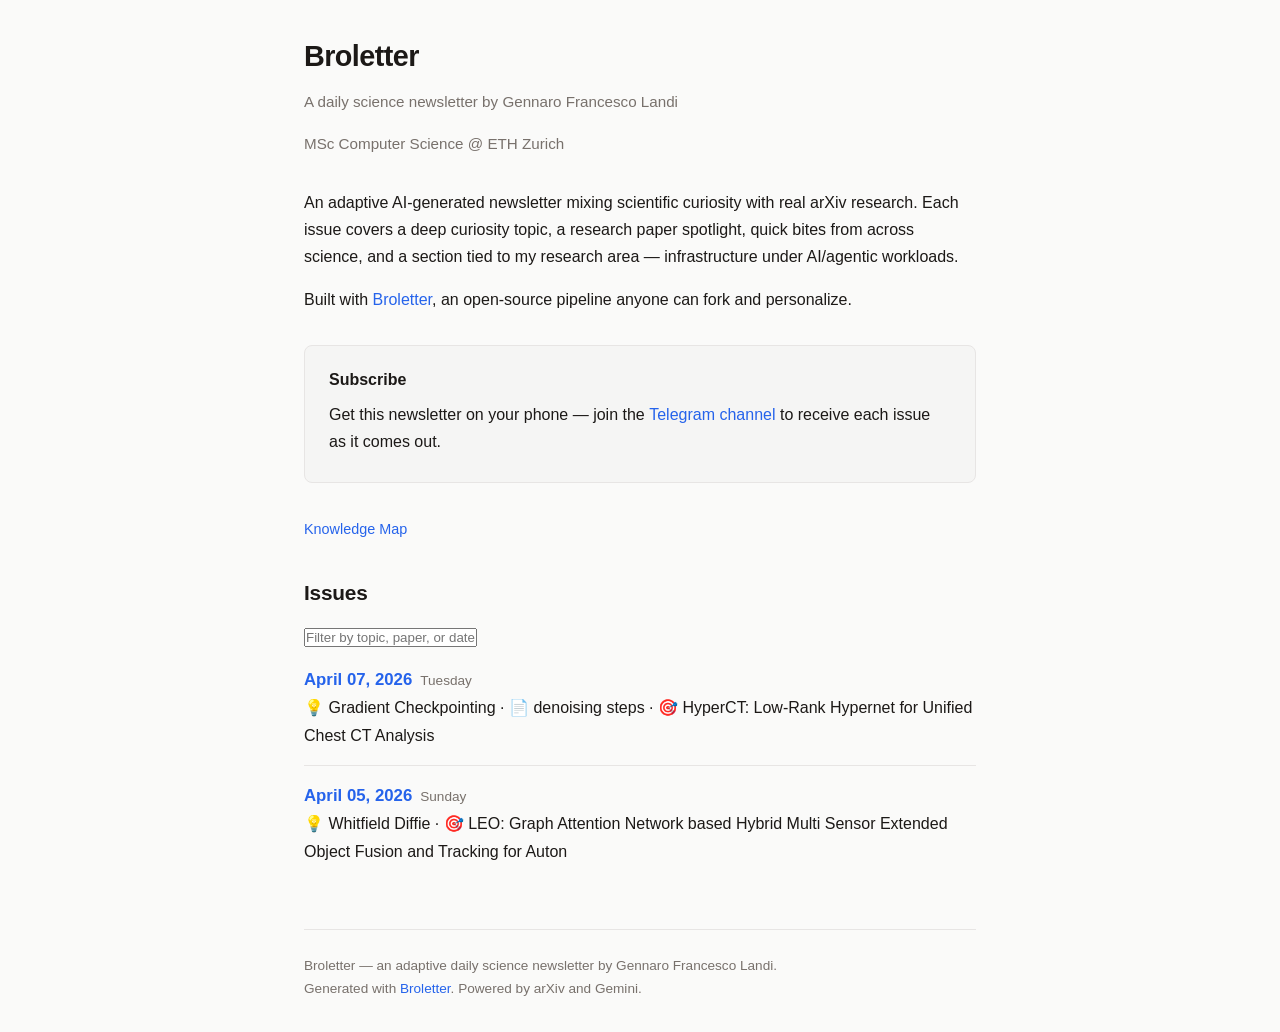
<file: docs/index.html>
<!DOCTYPE html>
<html lang="en">
<head>
<meta charset="utf-8">
<meta name="viewport" content="width=device-width, initial-scale=1">
<title>Broletter — Gennaro Francesco Landi</title>
<link rel="stylesheet" href="style.css">
</head>
<body>


<div class="header">
<h1>Broletter</h1>
<p class="subtitle">A daily science newsletter by Gennaro Francesco Landi</p>
<p class="subtitle">MSc Computer Science @ ETH Zurich</p>
</div>
<p>An adaptive AI-generated newsletter mixing scientific curiosity with real
arXiv research. Each issue covers a deep curiosity topic, a research paper
spotlight, quick bites from across science, and a section tied to my research
area — infrastructure under AI/agentic workloads.</p>
<p>Built with <a href="https://github.com/landigf/Broletter">Broletter</a>,
an open-source pipeline anyone can fork and personalize.</p>

<div class="subscribe-box">
<p><strong>Subscribe</strong></p>
<p>Get this newsletter on your phone — join the
<a href="https://t.me/bender_ai_brewery_bot" target="_blank" rel="noopener">
Telegram channel</a> to receive each issue as it comes out.</p>
</div>

<div class="nav"><a href="knowledge-map.html">Knowledge Map</a></div>
<h2>Issues</h2>
<input type="text" id="search" class="search-box" placeholder="Filter by topic, paper, or date...">
<ul class="issue-list">
<li data-search="April 07, 2026 Tuesday Gradient Checkpointing denoising steps HyperCT: Low-Rank Hypernet for Unified Chest CT Analysis"><a class="date" href="issues/2026-04-07.html">April 07, 2026</a><span class="weekday">Tuesday</span><div class="issue-topics">💡 Gradient Checkpointing · 📄 denoising steps · 🎯 HyperCT: Low-Rank Hypernet for Unified Chest CT Analysis</div></li>
<li data-search="April 05, 2026 Sunday Whitfield Diffie LEO: Graph Attention Network based Hybrid Multi Sensor Extended Object Fusion and Tracking for Auton"><a class="date" href="issues/2026-04-05.html">April 05, 2026</a><span class="weekday">Sunday</span><div class="issue-topics">💡 Whitfield Diffie · 🎯 LEO: Graph Attention Network based Hybrid Multi Sensor Extended Object Fusion and Tracking for Auton</div></li>

</ul>

<script>
document.getElementById('search').addEventListener('input', function() {
    var q = this.value.toLowerCase();
    document.querySelectorAll('.issue-list li').forEach(function(li) {
        li.style.display = li.getAttribute('data-search').toLowerCase().includes(q) ? '' : 'none';
    });
});
</script>


<div class="footer">
    Broletter — an adaptive daily science newsletter by Gennaro Francesco Landi.<br>
    Generated with <a href="https://github.com/landigf/Broletter">Broletter</a>.
    Powered by arXiv and Gemini.
</div>
</body>
</html>
</file>
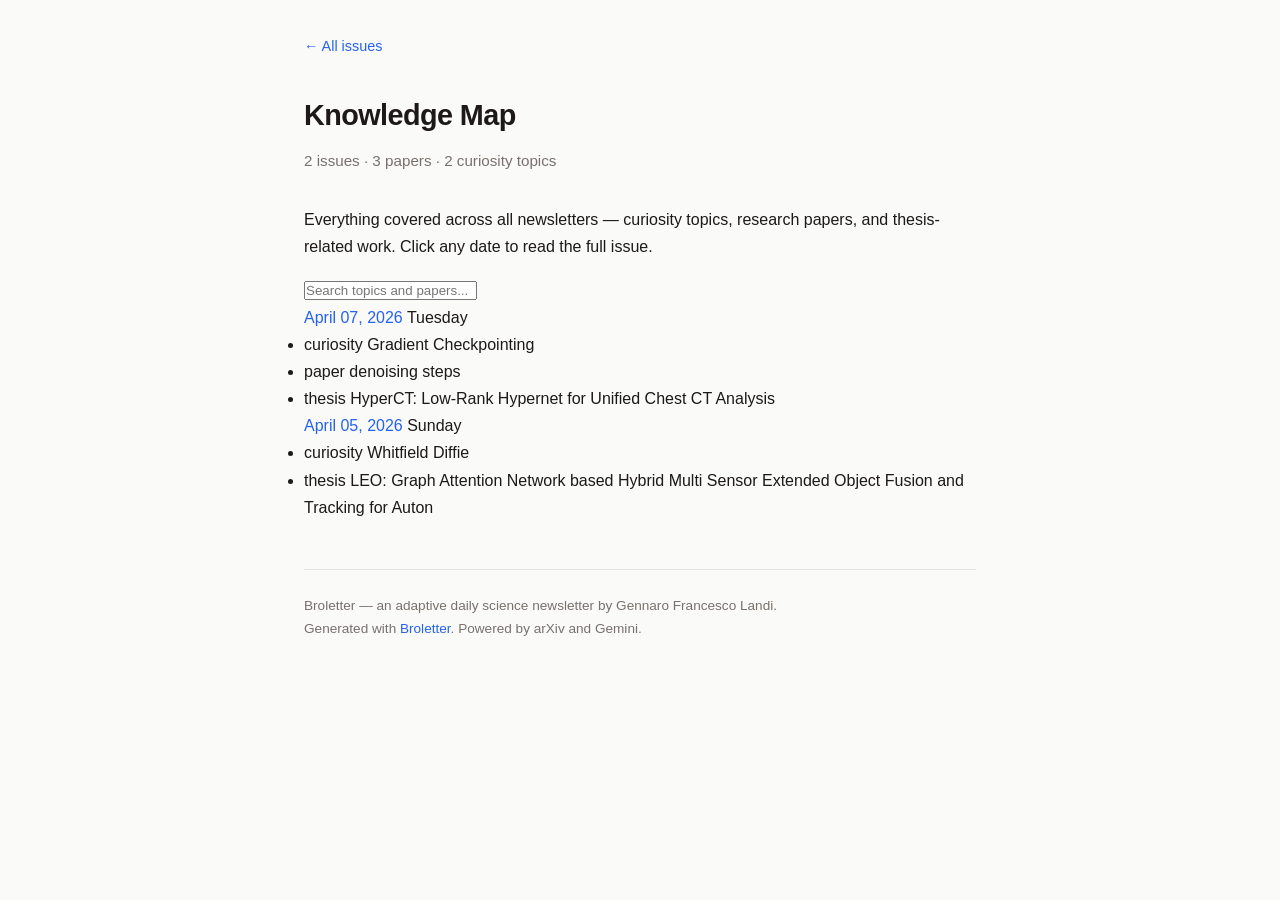
<file: docs/knowledge-map.html>
<!DOCTYPE html>
<html lang="en">
<head>
<meta charset="utf-8">
<meta name="viewport" content="width=device-width, initial-scale=1">
<title>Broletter — Knowledge Map</title>
<link rel="stylesheet" href="style.css">
</head>
<body>


<div class="nav"><a href="./">&larr; All issues</a></div>
<div class="header">
<h1>Knowledge Map</h1>
<p class="subtitle">2 issues · 3 papers · 2 curiosity topics</p>
</div>
<p>Everything covered across all newsletters — curiosity topics, research papers,
and thesis-related work. Click any date to read the full issue.</p>
<input type="text" id="search" class="search-box" placeholder="Search topics and papers...">
<div class="km-entry"><div class="km-date"><a href="issues/2026-04-07.html">April 07, 2026</a> <span class="weekday">Tuesday</span></div><ul class="km-items"><li><span class="km-tag">curiosity</span> Gradient Checkpointing</li><li><span class="km-tag">paper</span> denoising steps</li><li><span class="km-tag">thesis</span> HyperCT: Low-Rank Hypernet for Unified Chest CT Analysis</li></ul></div>
<div class="km-entry"><div class="km-date"><a href="issues/2026-04-05.html">April 05, 2026</a> <span class="weekday">Sunday</span></div><ul class="km-items"><li><span class="km-tag">curiosity</span> Whitfield Diffie</li><li><span class="km-tag">thesis</span> LEO: Graph Attention Network based Hybrid Multi Sensor Extended Object Fusion and Tracking for Auton</li></ul></div>

<script>
document.getElementById('search').addEventListener('input', function() {
    var q = this.value.toLowerCase();
    document.querySelectorAll('.km-entry').forEach(function(el) {
        el.style.display = el.textContent.toLowerCase().includes(q) ? '' : 'none';
    });
});
</script>

<div class="footer">
    Broletter — an adaptive daily science newsletter by Gennaro Francesco Landi.<br>
    Generated with <a href="https://github.com/landigf/Broletter">Broletter</a>.
    Powered by arXiv and Gemini.
</div>
</body>
</html>
</file>
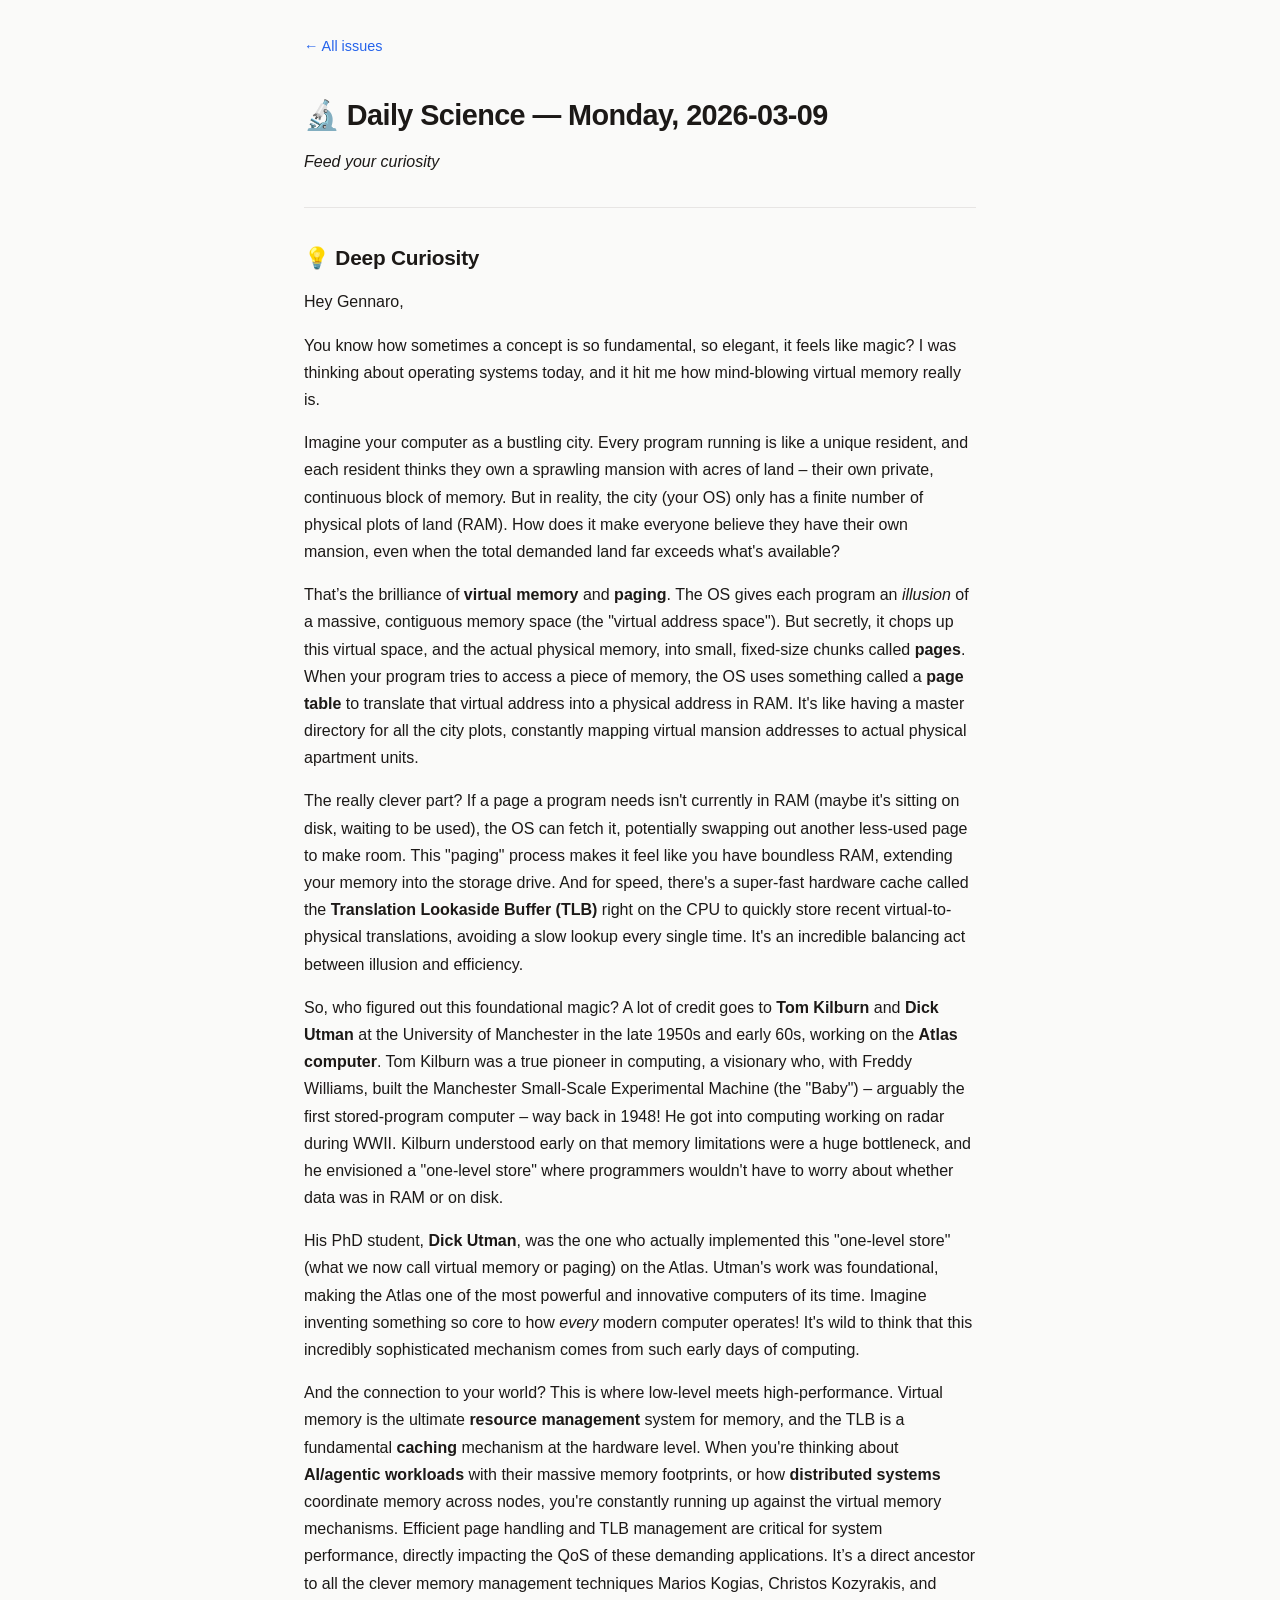
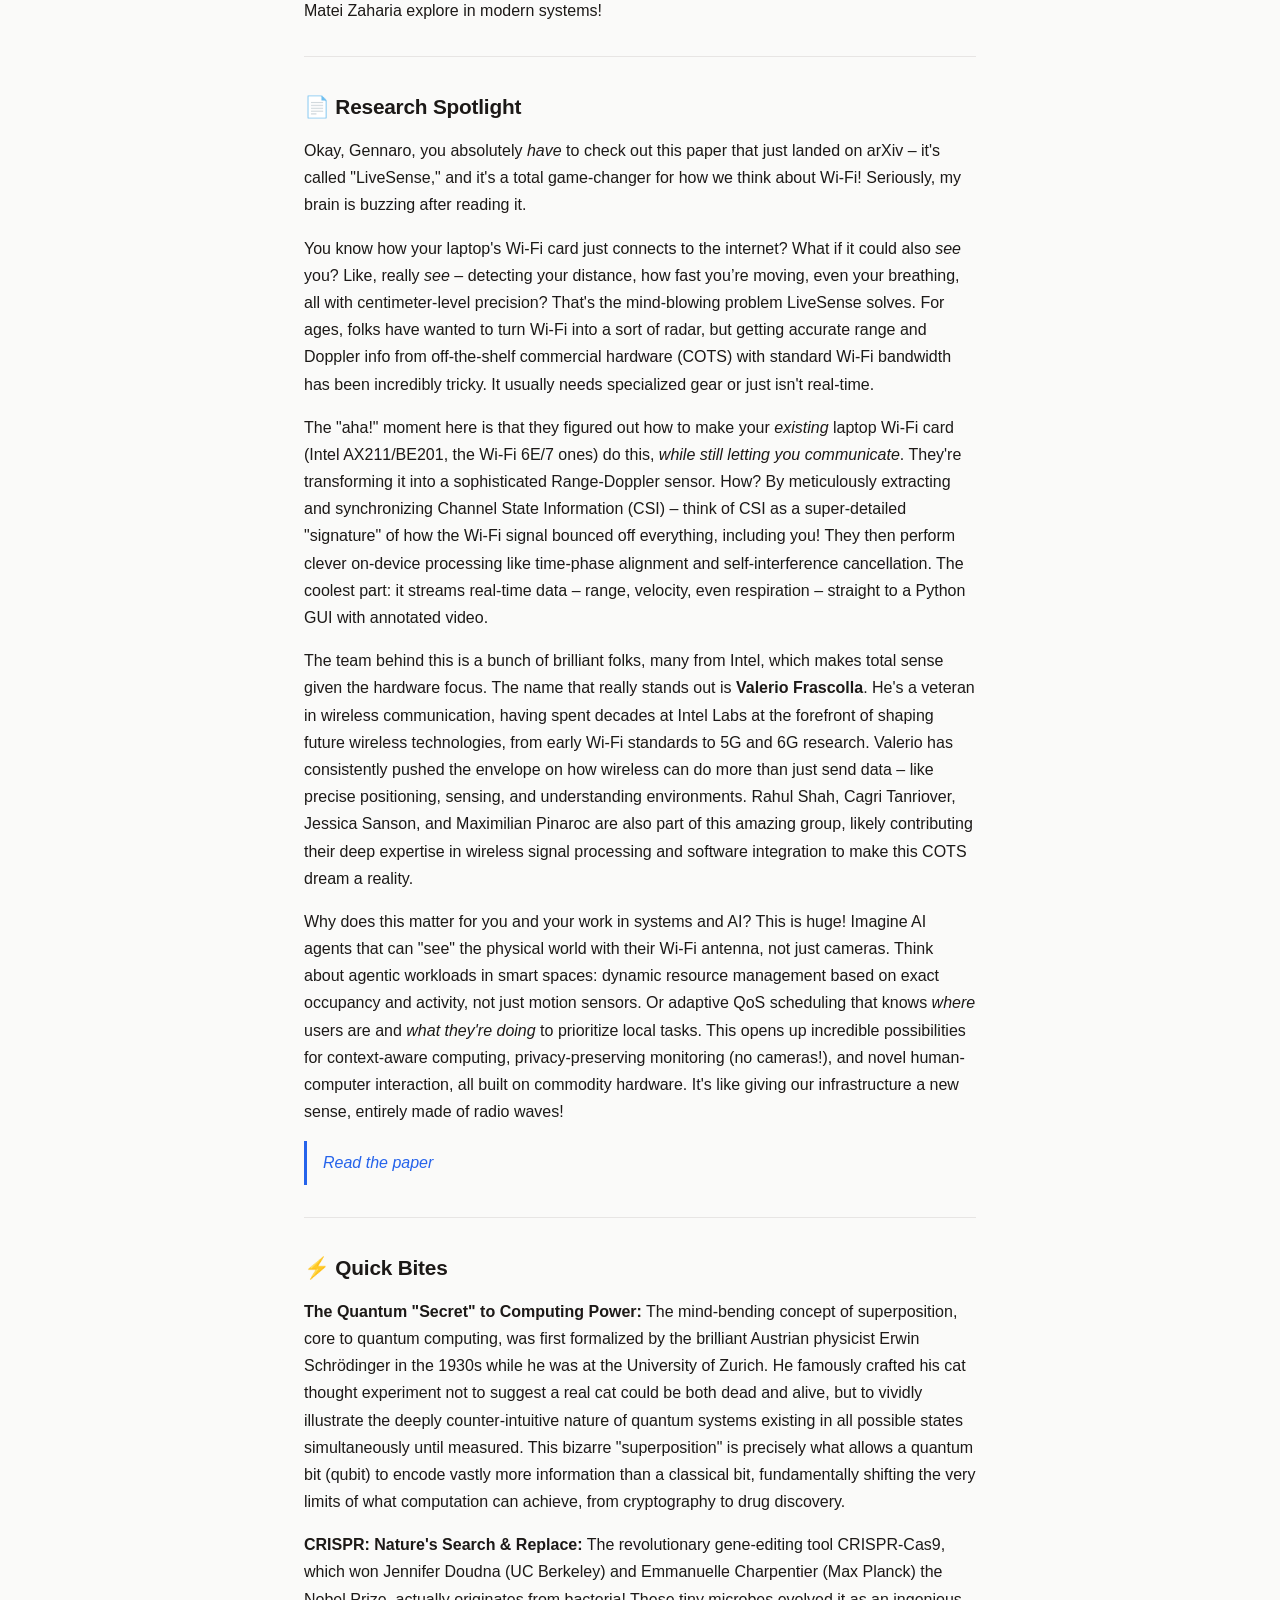
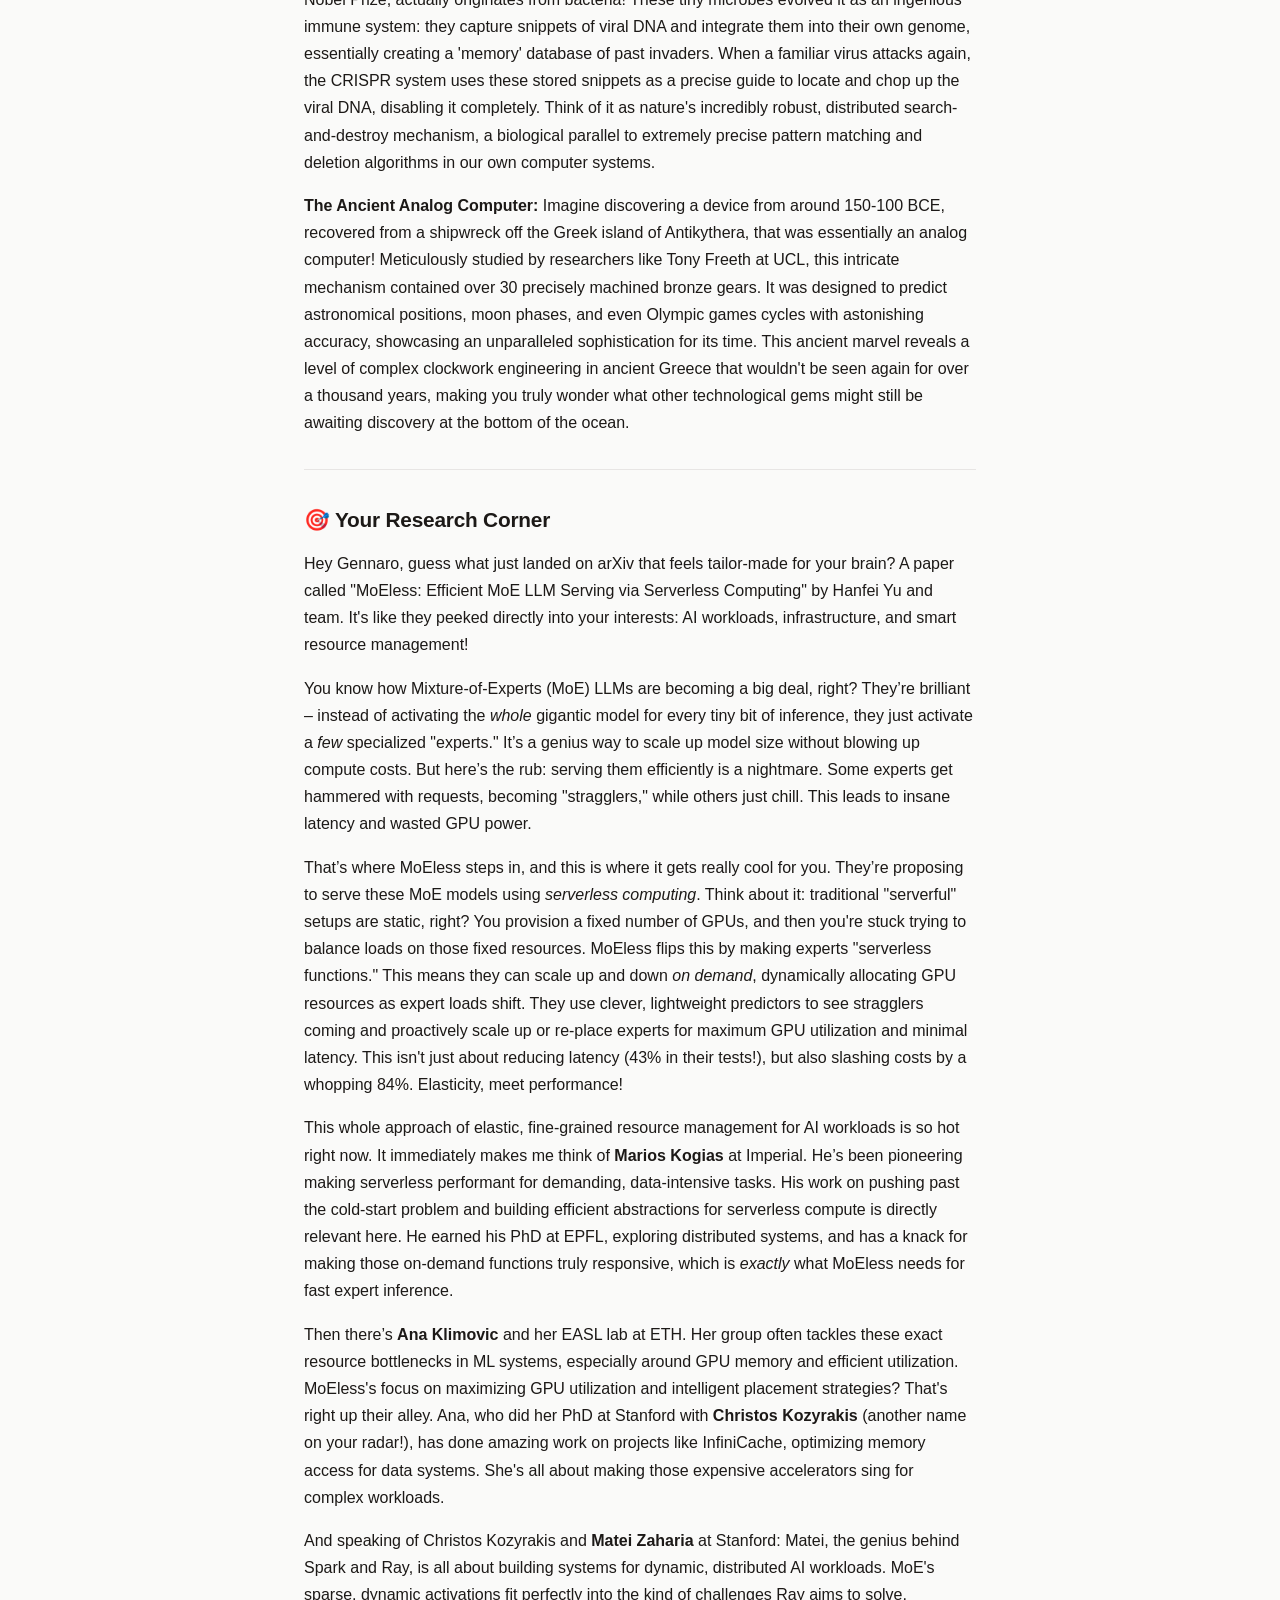
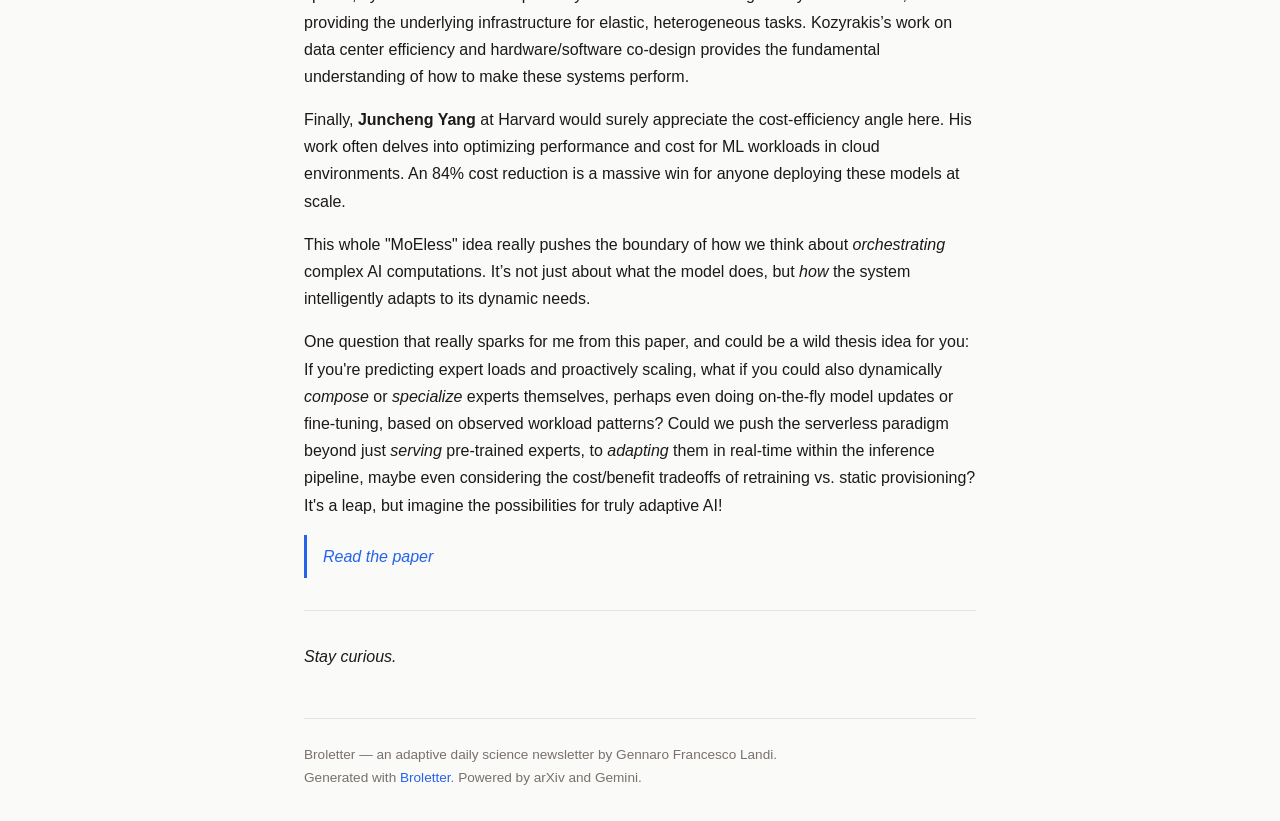
<file: docs/issues/2026-03-09.html>
<!DOCTYPE html>
<html lang="en">
<head>
<meta charset="utf-8">
<meta name="viewport" content="width=device-width, initial-scale=1">
<title>Broletter — March 09, 2026</title>
<link rel="stylesheet" href="../style.css">
</head>
<body>
<div class="nav"><a href="../">&larr; All issues</a></div>
<h1>🔬 Daily Science — Monday, 2026-03-09</h1>
<p><em>Feed your curiosity</em></p>
<hr>
<h2>💡 Deep Curiosity</h2>
<p>Hey Gennaro,</p>
<p>You know how sometimes a concept is so fundamental, so elegant, it feels like magic? I was thinking about operating systems today, and it hit me how mind-blowing virtual memory really is.</p>
<p>Imagine your computer as a bustling city. Every program running is like a unique resident, and each resident thinks they own a sprawling mansion with acres of land – their own private, continuous block of memory. But in reality, the city (your OS) only has a finite number of physical plots of land (RAM). How does it make everyone believe they have their own mansion, even when the total demanded land far exceeds what&#x27;s available?</p>
<p>That’s the brilliance of <strong>virtual memory</strong> and <strong>paging</strong>. The OS gives each program an <em>illusion</em> of a massive, contiguous memory space (the &quot;virtual address space&quot;). But secretly, it chops up this virtual space, and the actual physical memory, into small, fixed-size chunks called <strong>pages</strong>. When your program tries to access a piece of memory, the OS uses something called a <strong>page table</strong> to translate that virtual address into a physical address in RAM. It&#x27;s like having a master directory for all the city plots, constantly mapping virtual mansion addresses to actual physical apartment units.</p>
<p>The really clever part? If a page a program needs isn&#x27;t currently in RAM (maybe it&#x27;s sitting on disk, waiting to be used), the OS can fetch it, potentially swapping out another less-used page to make room. This &quot;paging&quot; process makes it feel like you have boundless RAM, extending your memory into the storage drive. And for speed, there&#x27;s a super-fast hardware cache called the <strong>Translation Lookaside Buffer (TLB)</strong> right on the CPU to quickly store recent virtual-to-physical translations, avoiding a slow lookup every single time. It&#x27;s an incredible balancing act between illusion and efficiency.</p>
<p>So, who figured out this foundational magic? A lot of credit goes to <strong>Tom Kilburn</strong> and <strong>Dick Utman</strong> at the University of Manchester in the late 1950s and early 60s, working on the <strong>Atlas computer</strong>. Tom Kilburn was a true pioneer in computing, a visionary who, with Freddy Williams, built the Manchester Small-Scale Experimental Machine (the &quot;Baby&quot;) – arguably the first stored-program computer – way back in 1948! He got into computing working on radar during WWII. Kilburn understood early on that memory limitations were a huge bottleneck, and he envisioned a &quot;one-level store&quot; where programmers wouldn&#x27;t have to worry about whether data was in RAM or on disk.</p>
<p>His PhD student, <strong>Dick Utman</strong>, was the one who actually implemented this &quot;one-level store&quot; (what we now call virtual memory or paging) on the Atlas. Utman&#x27;s work was foundational, making the Atlas one of the most powerful and innovative computers of its time. Imagine inventing something so core to how <em>every</em> modern computer operates! It&#x27;s wild to think that this incredibly sophisticated mechanism comes from such early days of computing.</p>
<p>And the connection to your world? This is where low-level meets high-performance. Virtual memory is the ultimate <strong>resource management</strong> system for memory, and the TLB is a fundamental <strong>caching</strong> mechanism at the hardware level. When you&#x27;re thinking about <strong>AI/agentic workloads</strong> with their massive memory footprints, or how <strong>distributed systems</strong> coordinate memory across nodes, you&#x27;re constantly running up against the virtual memory mechanisms. Efficient page handling and TLB management are critical for system performance, directly impacting the QoS of these demanding applications. It’s a direct ancestor to all the clever memory management techniques Marios Kogias, Christos Kozyrakis, and Matei Zaharia explore in modern systems!</p>
<hr>
<h2>📄 Research Spotlight</h2>
<p>Okay, Gennaro, you absolutely <em>have</em> to check out this paper that just landed on arXiv – it&#x27;s called &quot;LiveSense,&quot; and it&#x27;s a total game-changer for how we think about Wi-Fi! Seriously, my brain is buzzing after reading it.</p>
<p>You know how your laptop&#x27;s Wi-Fi card just connects to the internet? What if it could also <em>see</em> you? Like, really <em>see</em> – detecting your distance, how fast you’re moving, even your breathing, all with centimeter-level precision? That&#x27;s the mind-blowing problem LiveSense solves. For ages, folks have wanted to turn Wi-Fi into a sort of radar, but getting accurate range and Doppler info from off-the-shelf commercial hardware (COTS) with standard Wi-Fi bandwidth has been incredibly tricky. It usually needs specialized gear or just isn&#x27;t real-time.</p>
<p>The &quot;aha!&quot; moment here is that they figured out how to make your <em>existing</em> laptop Wi-Fi card (Intel AX211/BE201, the Wi-Fi 6E/7 ones) do this, <em>while still letting you communicate</em>. They&#x27;re transforming it into a sophisticated Range-Doppler sensor. How? By meticulously extracting and synchronizing Channel State Information (CSI) – think of CSI as a super-detailed &quot;signature&quot; of how the Wi-Fi signal bounced off everything, including you! They then perform clever on-device processing like time-phase alignment and self-interference cancellation. The coolest part: it streams real-time data – range, velocity, even respiration – straight to a Python GUI with annotated video.</p>
<p>The team behind this is a bunch of brilliant folks, many from Intel, which makes total sense given the hardware focus. The name that really stands out is <strong>Valerio Frascolla</strong>. He&#x27;s a veteran in wireless communication, having spent decades at Intel Labs at the forefront of shaping future wireless technologies, from early Wi-Fi standards to 5G and 6G research. Valerio has consistently pushed the envelope on how wireless can do more than just send data – like precise positioning, sensing, and understanding environments. Rahul Shah, Cagri Tanriover, Jessica Sanson, and Maximilian Pinaroc are also part of this amazing group, likely contributing their deep expertise in wireless signal processing and software integration to make this COTS dream a reality.</p>
<p>Why does this matter for you and your work in systems and AI? This is huge! Imagine AI agents that can &quot;see&quot; the physical world with their Wi-Fi antenna, not just cameras. Think about agentic workloads in smart spaces: dynamic resource management based on exact occupancy and activity, not just motion sensors. Or adaptive QoS scheduling that knows <em>where</em> users are and <em>what they&#x27;re doing</em> to prioritize local tasks. This opens up incredible possibilities for context-aware computing, privacy-preserving monitoring (no cameras!), and novel human-computer interaction, all built on commodity hardware. It&#x27;s like giving our infrastructure a new sense, entirely made of radio waves!</p>
<blockquote><a href="https://arxiv.org/pdf/2603.06545v1" target="_blank" rel="noopener">Read the paper</a></blockquote>
<hr>
<h2>⚡ Quick Bites</h2>
<p><strong>The Quantum &quot;Secret&quot; to Computing Power:</strong> The mind-bending concept of superposition, core to quantum computing, was first formalized by the brilliant Austrian physicist Erwin Schrödinger in the 1930s while he was at the University of Zurich. He famously crafted his cat thought experiment not to suggest a real cat could be both dead and alive, but to vividly illustrate the deeply counter-intuitive nature of quantum systems existing in all possible states simultaneously until measured. This bizarre &quot;superposition&quot; is precisely what allows a quantum bit (qubit) to encode vastly more information than a classical bit, fundamentally shifting the very limits of what computation can achieve, from cryptography to drug discovery.</p>
<p><strong>CRISPR: Nature&#x27;s Search &amp; Replace:</strong> The revolutionary gene-editing tool CRISPR-Cas9, which won Jennifer Doudna (UC Berkeley) and Emmanuelle Charpentier (Max Planck) the Nobel Prize, actually originates from bacteria! These tiny microbes evolved it as an ingenious immune system: they capture snippets of viral DNA and integrate them into their own genome, essentially creating a &#x27;memory&#x27; database of past invaders. When a familiar virus attacks again, the CRISPR system uses these stored snippets as a precise guide to locate and chop up the viral DNA, disabling it completely. Think of it as nature&#x27;s incredibly robust, distributed search-and-destroy mechanism, a biological parallel to extremely precise pattern matching and deletion algorithms in our own computer systems.</p>
<p><strong>The Ancient Analog Computer:</strong> Imagine discovering a device from around 150-100 BCE, recovered from a shipwreck off the Greek island of Antikythera, that was essentially an analog computer! Meticulously studied by researchers like Tony Freeth at UCL, this intricate mechanism contained over 30 precisely machined bronze gears. It was designed to predict astronomical positions, moon phases, and even Olympic games cycles with astonishing accuracy, showcasing an unparalleled sophistication for its time. This ancient marvel reveals a level of complex clockwork engineering in ancient Greece that wouldn&#x27;t be seen again for over a thousand years, making you truly wonder what other technological gems might still be awaiting discovery at the bottom of the ocean.</p>
<hr>
<h2>🎯 Your Research Corner</h2>
<p>Hey Gennaro, guess what just landed on arXiv that feels tailor-made for your brain? A paper called &quot;MoEless: Efficient MoE LLM Serving via Serverless Computing&quot; by Hanfei Yu and team. It&#x27;s like they peeked directly into your interests: AI workloads, infrastructure, and smart resource management!</p>
<p>You know how Mixture-of-Experts (MoE) LLMs are becoming a big deal, right? They’re brilliant – instead of activating the <em>whole</em> gigantic model for every tiny bit of inference, they just activate a <em>few</em> specialized &quot;experts.&quot; It’s a genius way to scale up model size without blowing up compute costs. But here’s the rub: serving them efficiently is a nightmare. Some experts get hammered with requests, becoming &quot;stragglers,&quot; while others just chill. This leads to insane latency and wasted GPU power.</p>
<p>That’s where MoEless steps in, and this is where it gets really cool for you. They’re proposing to serve these MoE models using <em>serverless computing</em>. Think about it: traditional &quot;serverful&quot; setups are static, right? You provision a fixed number of GPUs, and then you&#x27;re stuck trying to balance loads on those fixed resources. MoEless flips this by making experts &quot;serverless functions.&quot; This means they can scale up and down <em>on demand</em>, dynamically allocating GPU resources as expert loads shift. They use clever, lightweight predictors to see stragglers coming and proactively scale up or re-place experts for maximum GPU utilization and minimal latency. This isn&#x27;t just about reducing latency (43% in their tests!), but also slashing costs by a whopping 84%. Elasticity, meet performance!</p>
<p>This whole approach of elastic, fine-grained resource management for AI workloads is so hot right now. It immediately makes me think of <strong>Marios Kogias</strong> at Imperial. He’s been pioneering making serverless performant for demanding, data-intensive tasks. His work on pushing past the cold-start problem and building efficient abstractions for serverless compute is directly relevant here. He earned his PhD at EPFL, exploring distributed systems, and has a knack for making those on-demand functions truly responsive, which is <em>exactly</em> what MoEless needs for fast expert inference.</p>
<p>Then there’s <strong>Ana Klimovic</strong> and her EASL lab at ETH. Her group often tackles these exact resource bottlenecks in ML systems, especially around GPU memory and efficient utilization. MoEless&#x27;s focus on maximizing GPU utilization and intelligent placement strategies? That&#x27;s right up their alley. Ana, who did her PhD at Stanford with <strong>Christos Kozyrakis</strong> (another name on your radar!), has done amazing work on projects like InfiniCache, optimizing memory access for data systems. She&#x27;s all about making those expensive accelerators sing for complex workloads.</p>
<p>And speaking of Christos Kozyrakis and <strong>Matei Zaharia</strong> at Stanford: Matei, the genius behind Spark and Ray, is all about building systems for dynamic, distributed AI workloads. MoE&#x27;s sparse, dynamic activations fit perfectly into the kind of challenges Ray aims to solve, providing the underlying infrastructure for elastic, heterogeneous tasks. Kozyrakis’s work on data center efficiency and hardware/software co-design provides the fundamental understanding of how to make these systems perform.</p>
<p>Finally, <strong>Juncheng Yang</strong> at Harvard would surely appreciate the cost-efficiency angle here. His work often delves into optimizing performance and cost for ML workloads in cloud environments. An 84% cost reduction is a massive win for anyone deploying these models at scale.</p>
<p>This whole &quot;MoEless&quot; idea really pushes the boundary of how we think about <em>orchestrating</em> complex AI computations. It’s not just about what the model does, but <em>how</em> the system intelligently adapts to its dynamic needs.</p>
<p>One question that really sparks for me from this paper, and could be a wild thesis idea for you: If you&#x27;re predicting expert loads and proactively scaling, what if you could also dynamically <em>compose</em> or <em>specialize</em> experts themselves, perhaps even doing on-the-fly model updates or fine-tuning, based on observed workload patterns? Could we push the serverless paradigm beyond just <em>serving</em> pre-trained experts, to <em>adapting</em> them in real-time within the inference pipeline, maybe even considering the cost/benefit tradeoffs of retraining vs. static provisioning? It&#x27;s a leap, but imagine the possibilities for truly adaptive AI!</p>
<blockquote><a href="https://arxiv.org/pdf/2603.06350v1" target="_blank" rel="noopener">Read the paper</a></blockquote>
<hr>
<p><em>Stay curious.</em></p>
<div class="footer">
    Broletter — an adaptive daily science newsletter by Gennaro Francesco Landi.<br>
    Generated with <a href="https://github.com/landigf/Broletter">Broletter</a>.
    Powered by arXiv and Gemini.
</div>
</body>
</html>
</file>
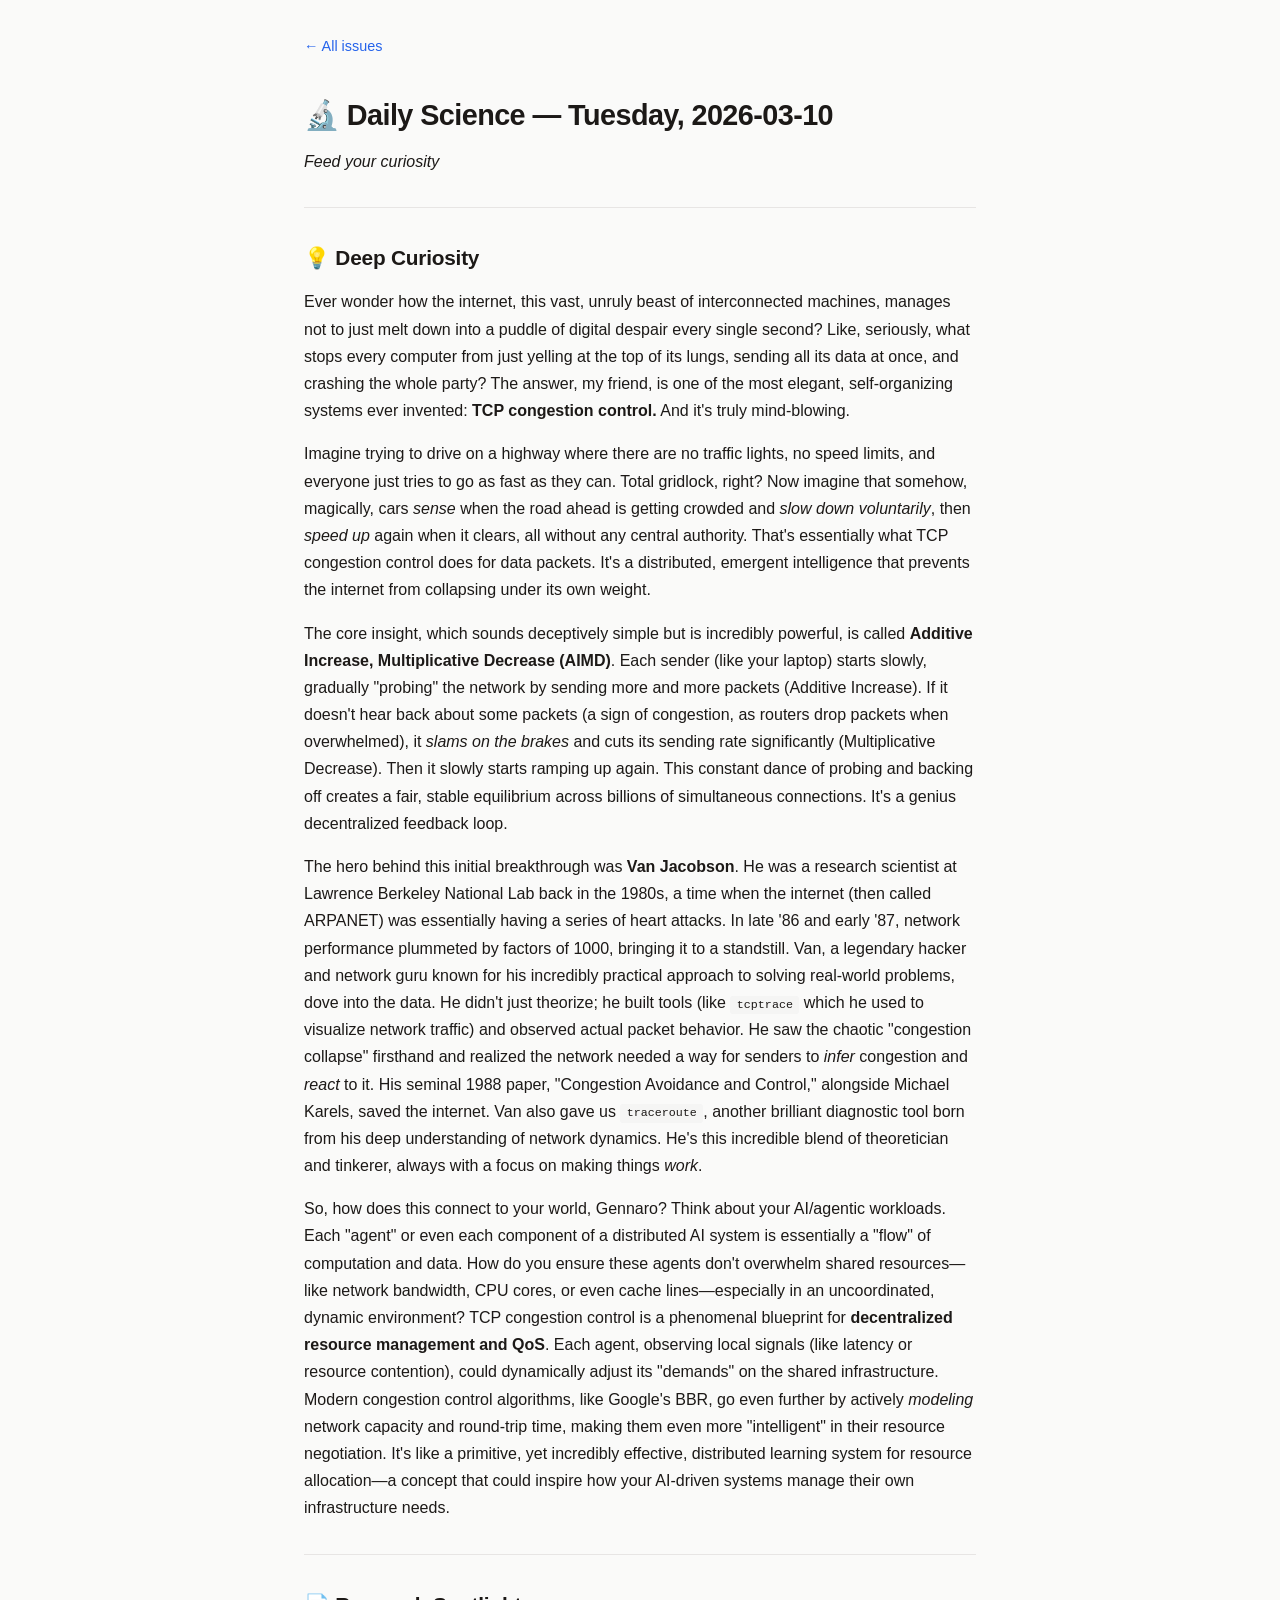
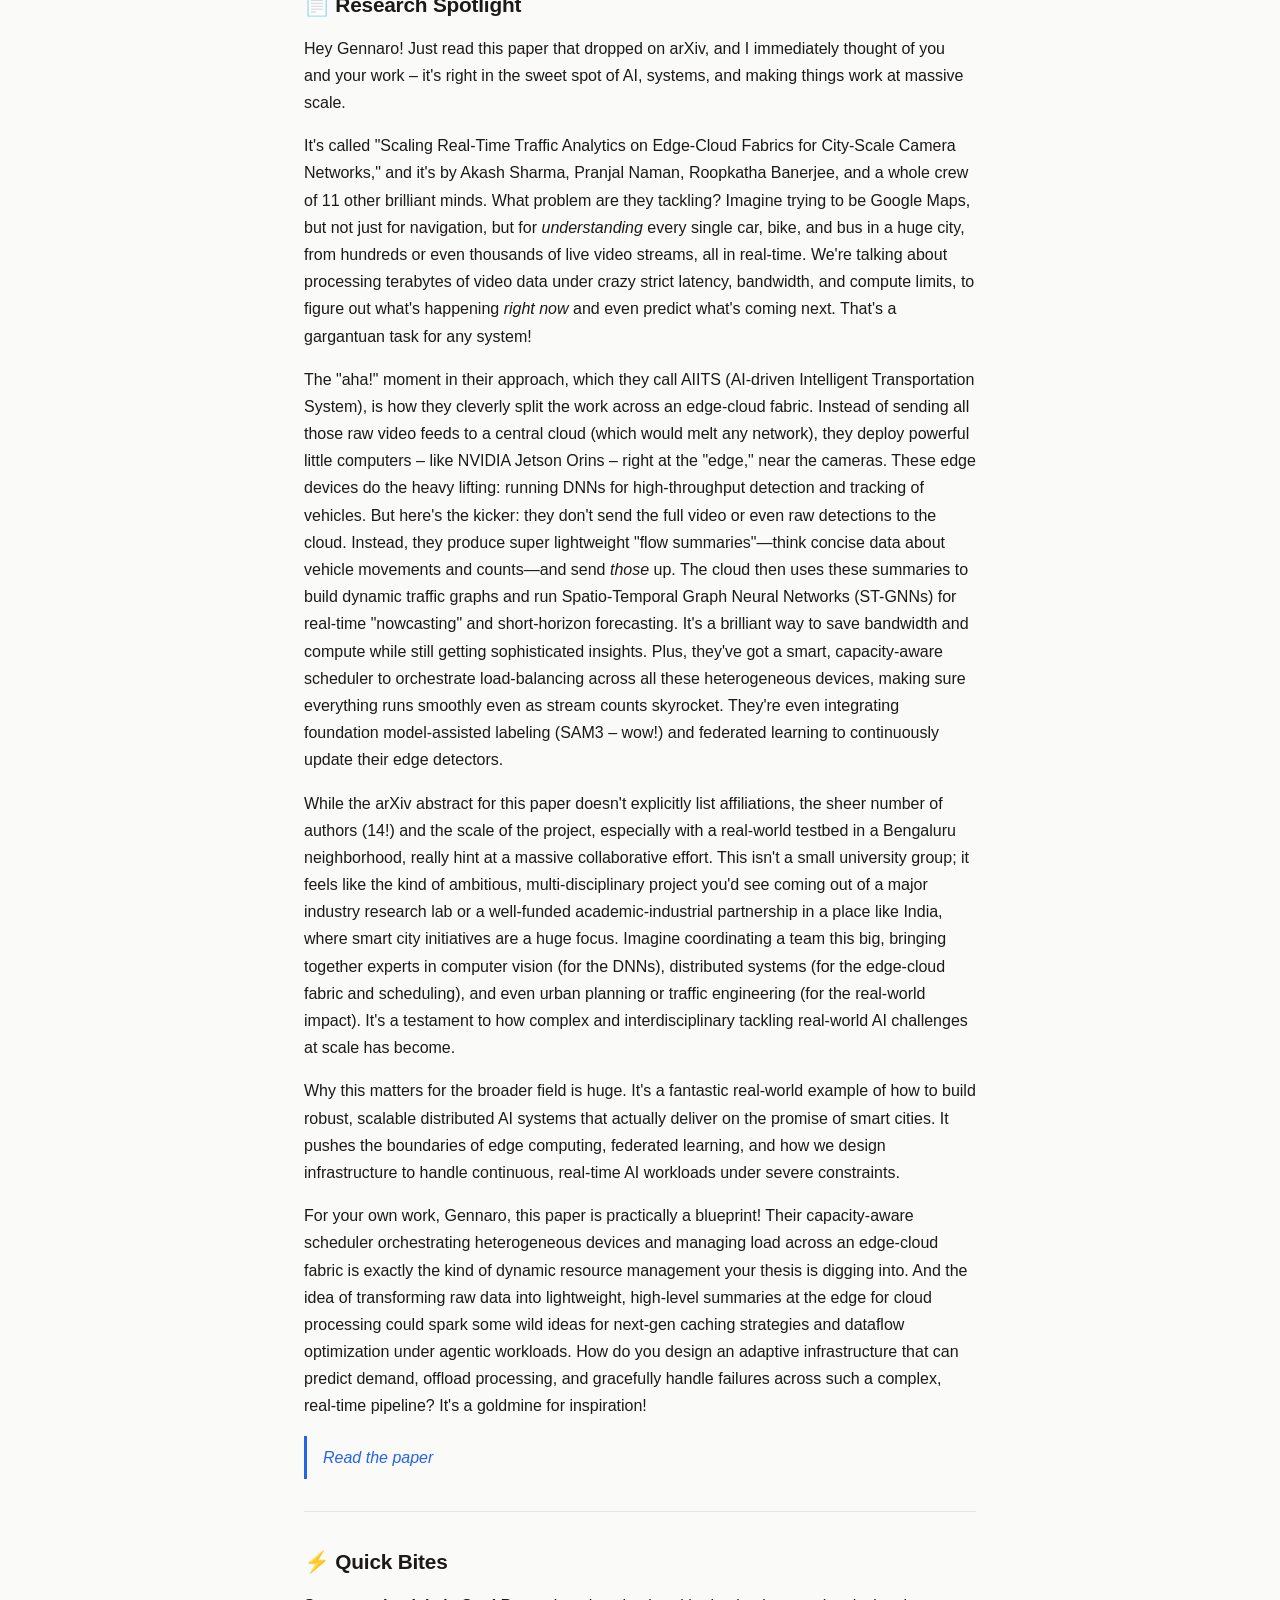
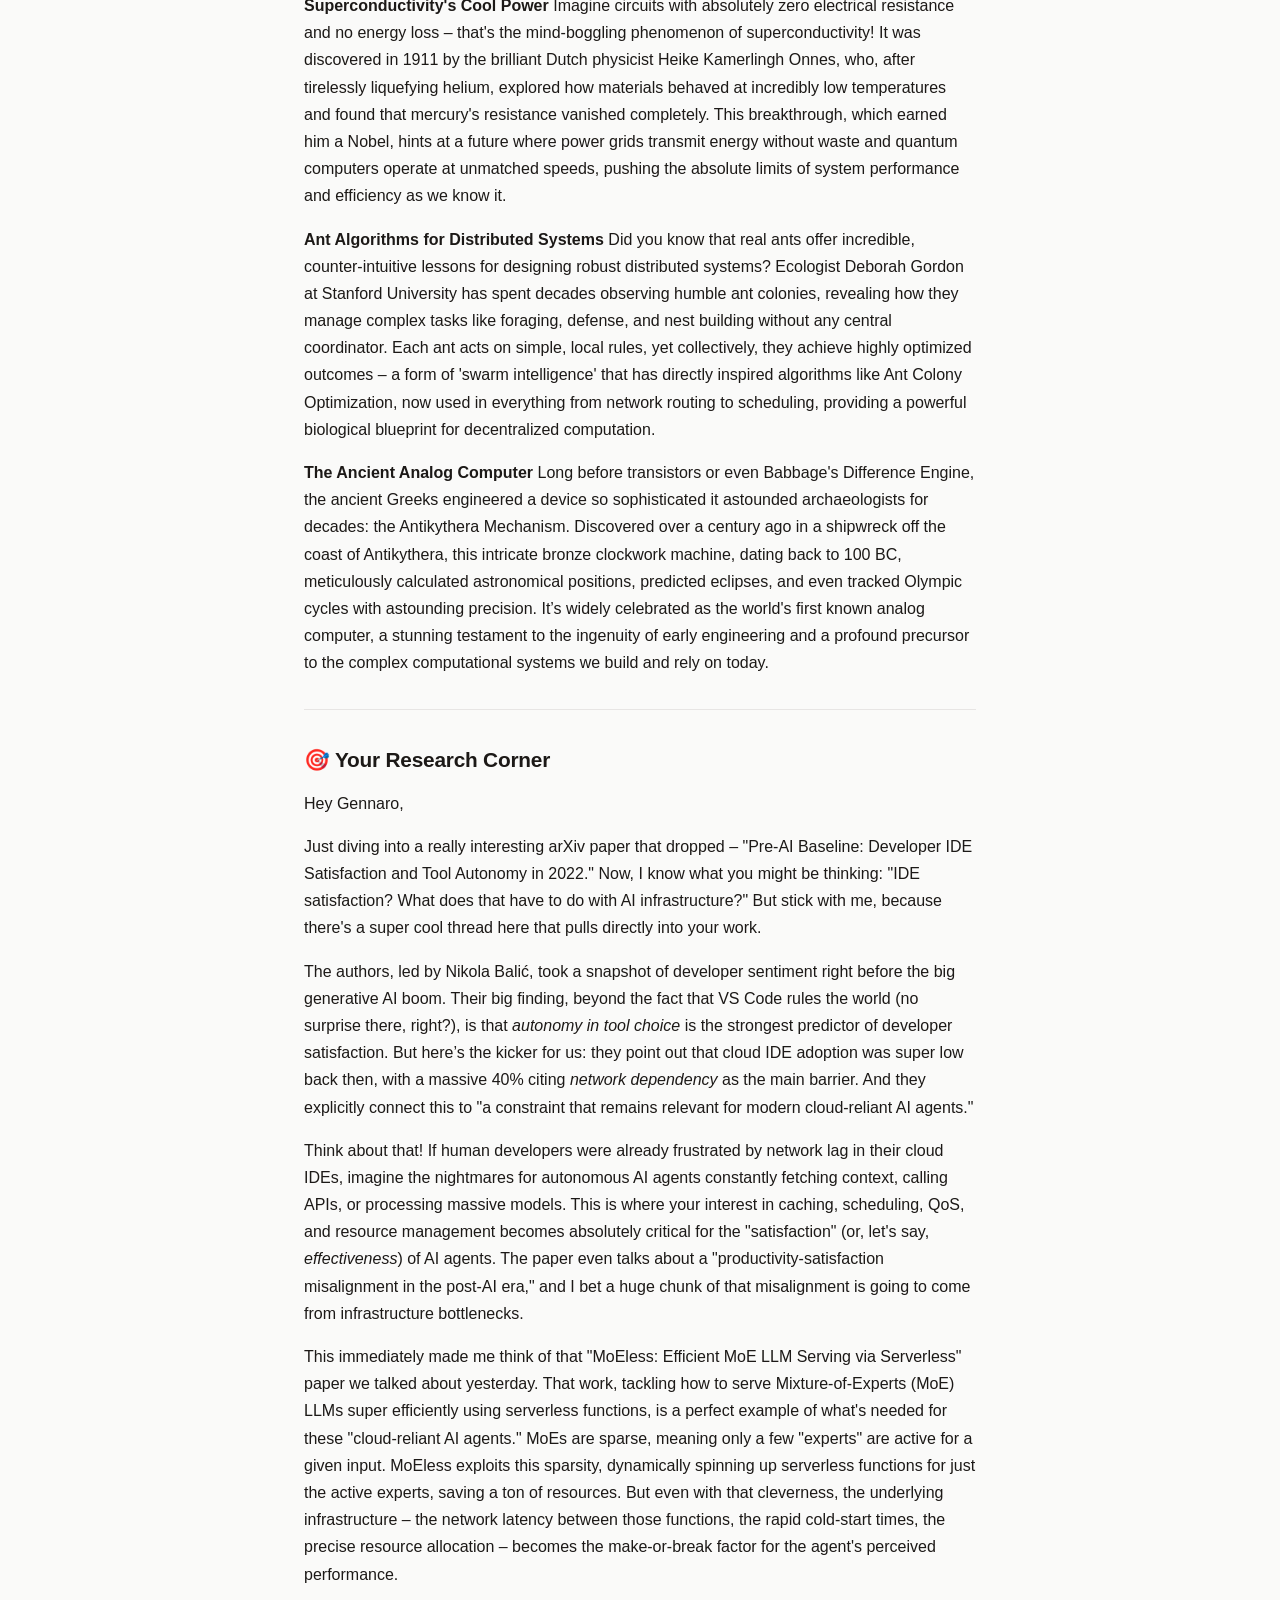
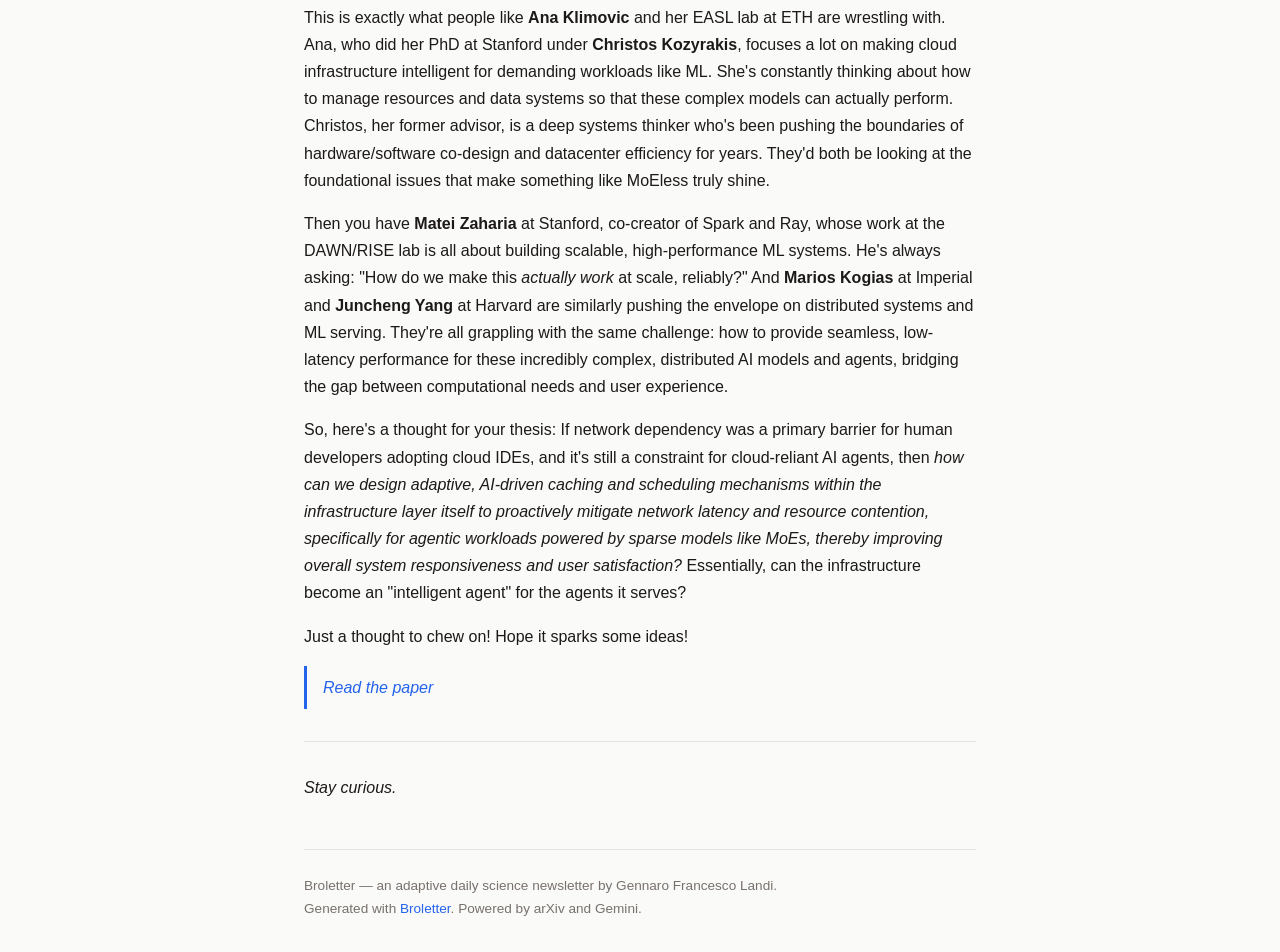
<file: docs/issues/2026-03-10.html>
<!DOCTYPE html>
<html lang="en">
<head>
<meta charset="utf-8">
<meta name="viewport" content="width=device-width, initial-scale=1">
<title>Broletter — March 10, 2026</title>
<link rel="stylesheet" href="../style.css">
</head>
<body>
<div class="nav"><a href="../">&larr; All issues</a></div>
<h1>🔬 Daily Science — Tuesday, 2026-03-10</h1>
<p><em>Feed your curiosity</em></p>
<hr>
<h2>💡 Deep Curiosity</h2>
<p>Ever wonder how the internet, this vast, unruly beast of interconnected machines, manages not to just melt down into a puddle of digital despair every single second? Like, seriously, what stops every computer from just yelling at the top of its lungs, sending all its data at once, and crashing the whole party? The answer, my friend, is one of the most elegant, self-organizing systems ever invented: <strong>TCP congestion control.</strong> And it&#x27;s truly mind-blowing.</p>
<p>Imagine trying to drive on a highway where there are no traffic lights, no speed limits, and everyone just tries to go as fast as they can. Total gridlock, right? Now imagine that somehow, magically, cars <em>sense</em> when the road ahead is getting crowded and <em>slow down voluntarily</em>, then <em>speed up</em> again when it clears, all without any central authority. That&#x27;s essentially what TCP congestion control does for data packets. It&#x27;s a distributed, emergent intelligence that prevents the internet from collapsing under its own weight.</p>
<p>The core insight, which sounds deceptively simple but is incredibly powerful, is called <strong>Additive Increase, Multiplicative Decrease (AIMD)</strong>. Each sender (like your laptop) starts slowly, gradually &quot;probing&quot; the network by sending more and more packets (Additive Increase). If it doesn&#x27;t hear back about some packets (a sign of congestion, as routers drop packets when overwhelmed), it <em>slams on the brakes</em> and cuts its sending rate significantly (Multiplicative Decrease). Then it slowly starts ramping up again. This constant dance of probing and backing off creates a fair, stable equilibrium across billions of simultaneous connections. It&#x27;s a genius decentralized feedback loop.</p>
<p>The hero behind this initial breakthrough was <strong>Van Jacobson</strong>. He was a research scientist at Lawrence Berkeley National Lab back in the 1980s, a time when the internet (then called ARPANET) was essentially having a series of heart attacks. In late &#x27;86 and early &#x27;87, network performance plummeted by factors of 1000, bringing it to a standstill. Van, a legendary hacker and network guru known for his incredibly practical approach to solving real-world problems, dove into the data. He didn&#x27;t just theorize; he built tools (like <code>tcptrace</code> which he used to visualize network traffic) and observed actual packet behavior. He saw the chaotic &quot;congestion collapse&quot; firsthand and realized the network needed a way for senders to <em>infer</em> congestion and <em>react</em> to it. His seminal 1988 paper, &quot;Congestion Avoidance and Control,&quot; alongside Michael Karels, saved the internet. Van also gave us <code>traceroute</code>, another brilliant diagnostic tool born from his deep understanding of network dynamics. He&#x27;s this incredible blend of theoretician and tinkerer, always with a focus on making things <em>work</em>.</p>
<p>So, how does this connect to your world, Gennaro? Think about your AI/agentic workloads. Each &quot;agent&quot; or even each component of a distributed AI system is essentially a &quot;flow&quot; of computation and data. How do you ensure these agents don&#x27;t overwhelm shared resources—like network bandwidth, CPU cores, or even cache lines—especially in an uncoordinated, dynamic environment? TCP congestion control is a phenomenal blueprint for <strong>decentralized resource management and QoS</strong>. Each agent, observing local signals (like latency or resource contention), could dynamically adjust its &quot;demands&quot; on the shared infrastructure. Modern congestion control algorithms, like Google&#x27;s BBR, go even further by actively <em>modeling</em> network capacity and round-trip time, making them even more &quot;intelligent&quot; in their resource negotiation. It&#x27;s like a primitive, yet incredibly effective, distributed learning system for resource allocation—a concept that could inspire how your AI-driven systems manage their own infrastructure needs.</p>
<hr>
<h2>📄 Research Spotlight</h2>
<p>Hey Gennaro! Just read this paper that dropped on arXiv, and I immediately thought of you and your work – it&#x27;s right in the sweet spot of AI, systems, and making things work at massive scale.</p>
<p>It&#x27;s called &quot;Scaling Real-Time Traffic Analytics on Edge-Cloud Fabrics for City-Scale Camera Networks,&quot; and it&#x27;s by Akash Sharma, Pranjal Naman, Roopkatha Banerjee, and a whole crew of 11 other brilliant minds. What problem are they tackling? Imagine trying to be Google Maps, but not just for navigation, but for <em>understanding</em> every single car, bike, and bus in a huge city, from hundreds or even thousands of live video streams, all in real-time. We&#x27;re talking about processing terabytes of video data under crazy strict latency, bandwidth, and compute limits, to figure out what&#x27;s happening <em>right now</em> and even predict what&#x27;s coming next. That&#x27;s a gargantuan task for any system!</p>
<p>The &quot;aha!&quot; moment in their approach, which they call AIITS (AI-driven Intelligent Transportation System), is how they cleverly split the work across an edge-cloud fabric. Instead of sending all those raw video feeds to a central cloud (which would melt any network), they deploy powerful little computers – like NVIDIA Jetson Orins – right at the &quot;edge,&quot; near the cameras. These edge devices do the heavy lifting: running DNNs for high-throughput detection and tracking of vehicles. But here&#x27;s the kicker: they don&#x27;t send the full video or even raw detections to the cloud. Instead, they produce super lightweight &quot;flow summaries&quot;—think concise data about vehicle movements and counts—and send <em>those</em> up. The cloud then uses these summaries to build dynamic traffic graphs and run Spatio-Temporal Graph Neural Networks (ST-GNNs) for real-time &quot;nowcasting&quot; and short-horizon forecasting. It&#x27;s a brilliant way to save bandwidth and compute while still getting sophisticated insights. Plus, they&#x27;ve got a smart, capacity-aware scheduler to orchestrate load-balancing across all these heterogeneous devices, making sure everything runs smoothly even as stream counts skyrocket. They&#x27;re even integrating foundation model-assisted labeling (SAM3 – wow!) and federated learning to continuously update their edge detectors.</p>
<p>While the arXiv abstract for this paper doesn&#x27;t explicitly list affiliations, the sheer number of authors (14!) and the scale of the project, especially with a real-world testbed in a Bengaluru neighborhood, really hint at a massive collaborative effort. This isn&#x27;t a small university group; it feels like the kind of ambitious, multi-disciplinary project you&#x27;d see coming out of a major industry research lab or a well-funded academic-industrial partnership in a place like India, where smart city initiatives are a huge focus. Imagine coordinating a team this big, bringing together experts in computer vision (for the DNNs), distributed systems (for the edge-cloud fabric and scheduling), and even urban planning or traffic engineering (for the real-world impact). It&#x27;s a testament to how complex and interdisciplinary tackling real-world AI challenges at scale has become.</p>
<p>Why this matters for the broader field is huge. It&#x27;s a fantastic real-world example of how to build robust, scalable distributed AI systems that actually deliver on the promise of smart cities. It pushes the boundaries of edge computing, federated learning, and how we design infrastructure to handle continuous, real-time AI workloads under severe constraints.</p>
<p>For your own work, Gennaro, this paper is practically a blueprint! Their capacity-aware scheduler orchestrating heterogeneous devices and managing load across an edge-cloud fabric is exactly the kind of dynamic resource management your thesis is digging into. And the idea of transforming raw data into lightweight, high-level summaries at the edge for cloud processing could spark some wild ideas for next-gen caching strategies and dataflow optimization under agentic workloads. How do you design an adaptive infrastructure that can predict demand, offload processing, and gracefully handle failures across such a complex, real-time pipeline? It&#x27;s a goldmine for inspiration!</p>
<blockquote><a href="https://arxiv.org/pdf/2603.05217v1" target="_blank" rel="noopener">Read the paper</a></blockquote>
<hr>
<h2>⚡ Quick Bites</h2>
<p><strong>Superconductivity&#x27;s Cool Power</strong>
Imagine circuits with absolutely zero electrical resistance and no energy loss – that&#x27;s the mind-boggling phenomenon of superconductivity! It was discovered in 1911 by the brilliant Dutch physicist Heike Kamerlingh Onnes, who, after tirelessly liquefying helium, explored how materials behaved at incredibly low temperatures and found that mercury&#x27;s resistance vanished completely. This breakthrough, which earned him a Nobel, hints at a future where power grids transmit energy without waste and quantum computers operate at unmatched speeds, pushing the absolute limits of system performance and efficiency as we know it.</p>
<p><strong>Ant Algorithms for Distributed Systems</strong>
Did you know that real ants offer incredible, counter-intuitive lessons for designing robust distributed systems? Ecologist Deborah Gordon at Stanford University has spent decades observing humble ant colonies, revealing how they manage complex tasks like foraging, defense, and nest building without any central coordinator. Each ant acts on simple, local rules, yet collectively, they achieve highly optimized outcomes – a form of &#x27;swarm intelligence&#x27; that has directly inspired algorithms like Ant Colony Optimization, now used in everything from network routing to scheduling, providing a powerful biological blueprint for decentralized computation.</p>
<p><strong>The Ancient Analog Computer</strong>
Long before transistors or even Babbage&#x27;s Difference Engine, the ancient Greeks engineered a device so sophisticated it astounded archaeologists for decades: the Antikythera Mechanism. Discovered over a century ago in a shipwreck off the coast of Antikythera, this intricate bronze clockwork machine, dating back to 100 BC, meticulously calculated astronomical positions, predicted eclipses, and even tracked Olympic cycles with astounding precision. It’s widely celebrated as the world&#x27;s first known analog computer, a stunning testament to the ingenuity of early engineering and a profound precursor to the complex computational systems we build and rely on today.</p>
<hr>
<h2>🎯 Your Research Corner</h2>
<p>Hey Gennaro,</p>
<p>Just diving into a really interesting arXiv paper that dropped – &quot;Pre-AI Baseline: Developer IDE Satisfaction and Tool Autonomy in 2022.&quot; Now, I know what you might be thinking: &quot;IDE satisfaction? What does that have to do with AI infrastructure?&quot; But stick with me, because there&#x27;s a super cool thread here that pulls directly into your work.</p>
<p>The authors, led by Nikola Balić, took a snapshot of developer sentiment right before the big generative AI boom. Their big finding, beyond the fact that VS Code rules the world (no surprise there, right?), is that <em>autonomy in tool choice</em> is the strongest predictor of developer satisfaction. But here’s the kicker for us: they point out that cloud IDE adoption was super low back then, with a massive 40% citing <em>network dependency</em> as the main barrier. And they explicitly connect this to &quot;a constraint that remains relevant for modern cloud-reliant AI agents.&quot;</p>
<p>Think about that! If human developers were already frustrated by network lag in their cloud IDEs, imagine the nightmares for autonomous AI agents constantly fetching context, calling APIs, or processing massive models. This is where your interest in caching, scheduling, QoS, and resource management becomes absolutely critical for the &quot;satisfaction&quot; (or, let&#x27;s say, <em>effectiveness</em>) of AI agents. The paper even talks about a &quot;productivity-satisfaction misalignment in the post-AI era,&quot; and I bet a huge chunk of that misalignment is going to come from infrastructure bottlenecks.</p>
<p>This immediately made me think of that &quot;MoEless: Efficient MoE LLM Serving via Serverless&quot; paper we talked about yesterday. That work, tackling how to serve Mixture-of-Experts (MoE) LLMs super efficiently using serverless functions, is a perfect example of what&#x27;s needed for these &quot;cloud-reliant AI agents.&quot; MoEs are sparse, meaning only a few &quot;experts&quot; are active for a given input. MoEless exploits this sparsity, dynamically spinning up serverless functions for just the active experts, saving a ton of resources. But even with that cleverness, the underlying infrastructure – the network latency between those functions, the rapid cold-start times, the precise resource allocation – becomes the make-or-break factor for the agent&#x27;s perceived performance.</p>
<p>This is exactly what people like <strong>Ana Klimovic</strong> and her EASL lab at ETH are wrestling with. Ana, who did her PhD at Stanford under <strong>Christos Kozyrakis</strong>, focuses a lot on making cloud infrastructure intelligent for demanding workloads like ML. She&#x27;s constantly thinking about how to manage resources and data systems so that these complex models can actually perform. Christos, her former advisor, is a deep systems thinker who&#x27;s been pushing the boundaries of hardware/software co-design and datacenter efficiency for years. They&#x27;d both be looking at the foundational issues that make something like MoEless truly shine.</p>
<p>Then you have <strong>Matei Zaharia</strong> at Stanford, co-creator of Spark and Ray, whose work at the DAWN/RISE lab is all about building scalable, high-performance ML systems. He&#x27;s always asking: &quot;How do we make this <em>actually work</em> at scale, reliably?&quot; And <strong>Marios Kogias</strong> at Imperial and <strong>Juncheng Yang</strong> at Harvard are similarly pushing the envelope on distributed systems and ML serving. They&#x27;re all grappling with the same challenge: how to provide seamless, low-latency performance for these incredibly complex, distributed AI models and agents, bridging the gap between computational needs and user experience.</p>
<p>So, here&#x27;s a thought for your thesis: If network dependency was a primary barrier for human developers adopting cloud IDEs, and it&#x27;s still a constraint for cloud-reliant AI agents, then <em>how can we design adaptive, AI-driven caching and scheduling mechanisms within the infrastructure layer itself to proactively mitigate network latency and resource contention, specifically for agentic workloads powered by sparse models like MoEs, thereby improving overall system responsiveness and user satisfaction?</em> Essentially, can the infrastructure become an &quot;intelligent agent&quot; for the agents it serves?</p>
<p>Just a thought to chew on! Hope it sparks some ideas!</p>
<blockquote><a href="https://arxiv.org/pdf/2603.06050v1" target="_blank" rel="noopener">Read the paper</a></blockquote>
<hr>
<p><em>Stay curious.</em></p>
<div class="footer">
    Broletter — an adaptive daily science newsletter by Gennaro Francesco Landi.<br>
    Generated with <a href="https://github.com/landigf/Broletter">Broletter</a>.
    Powered by arXiv and Gemini.
</div>
</body>
</html>
</file>
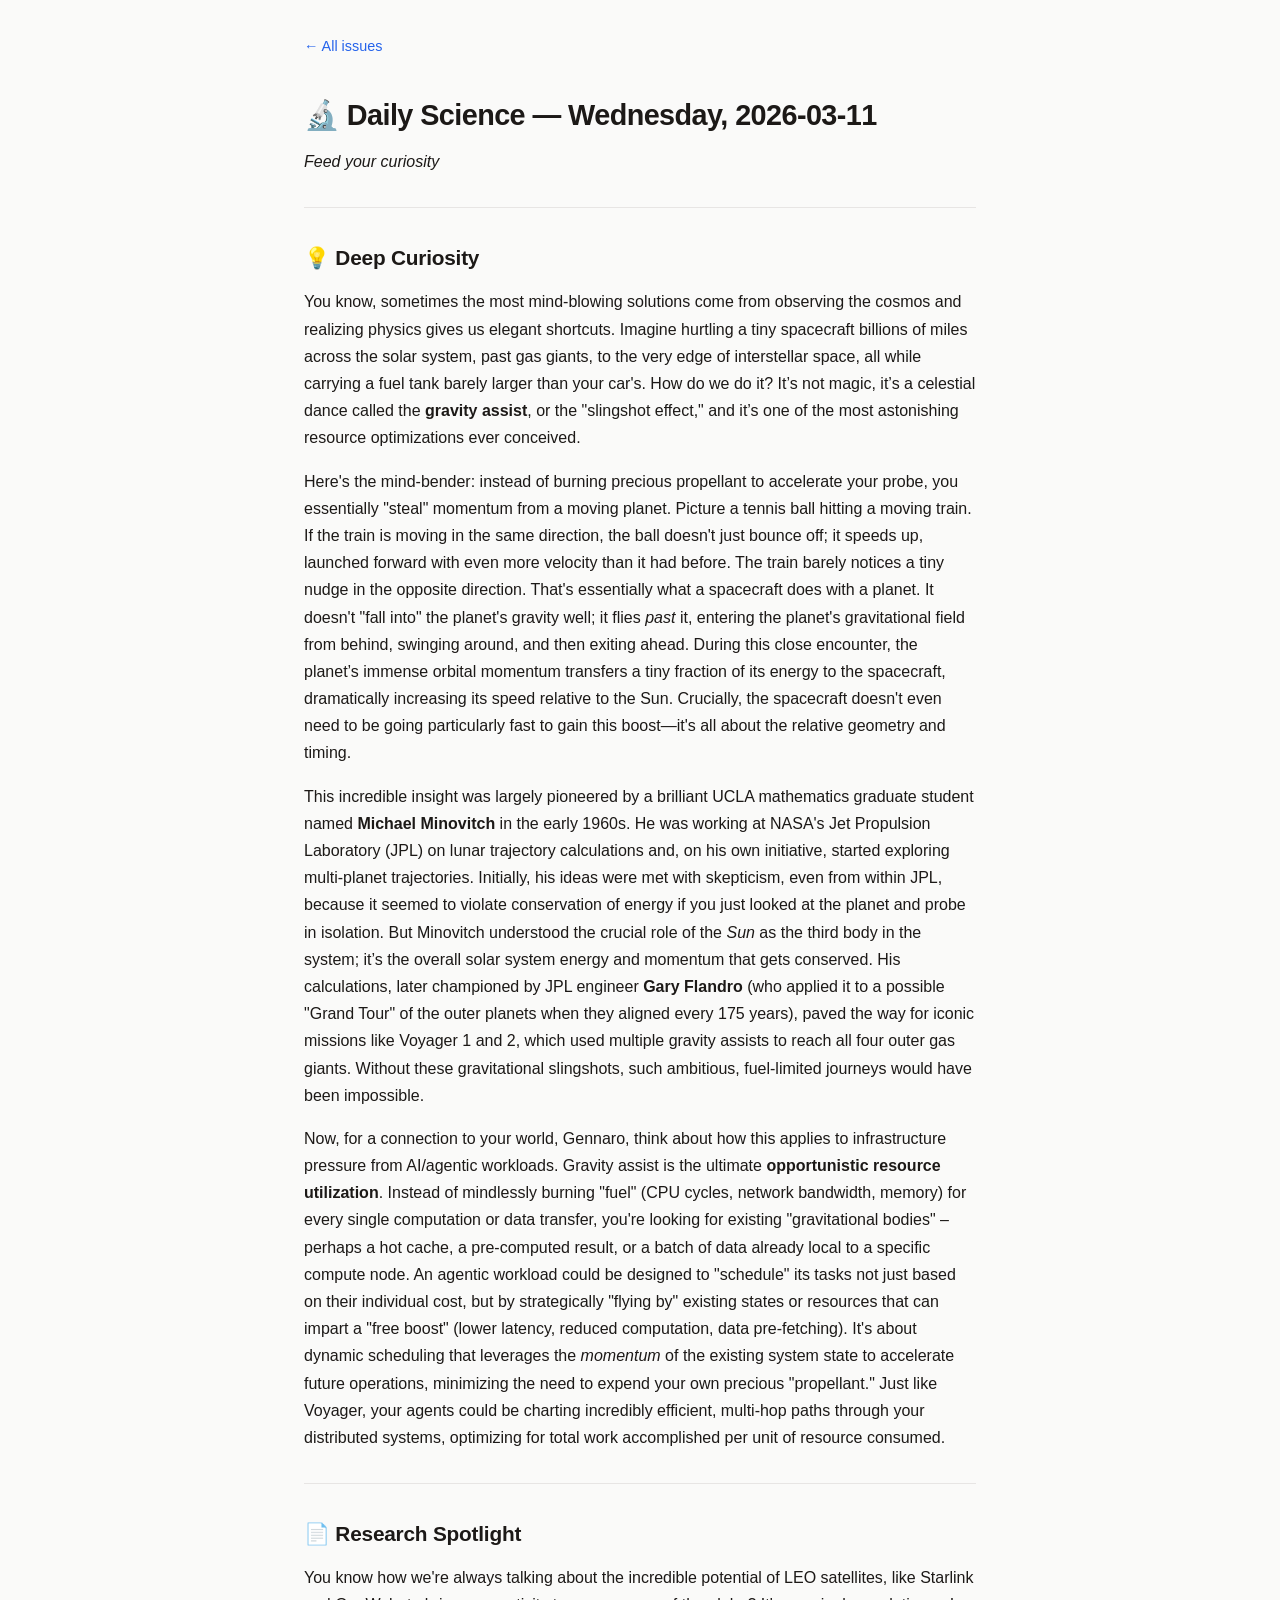
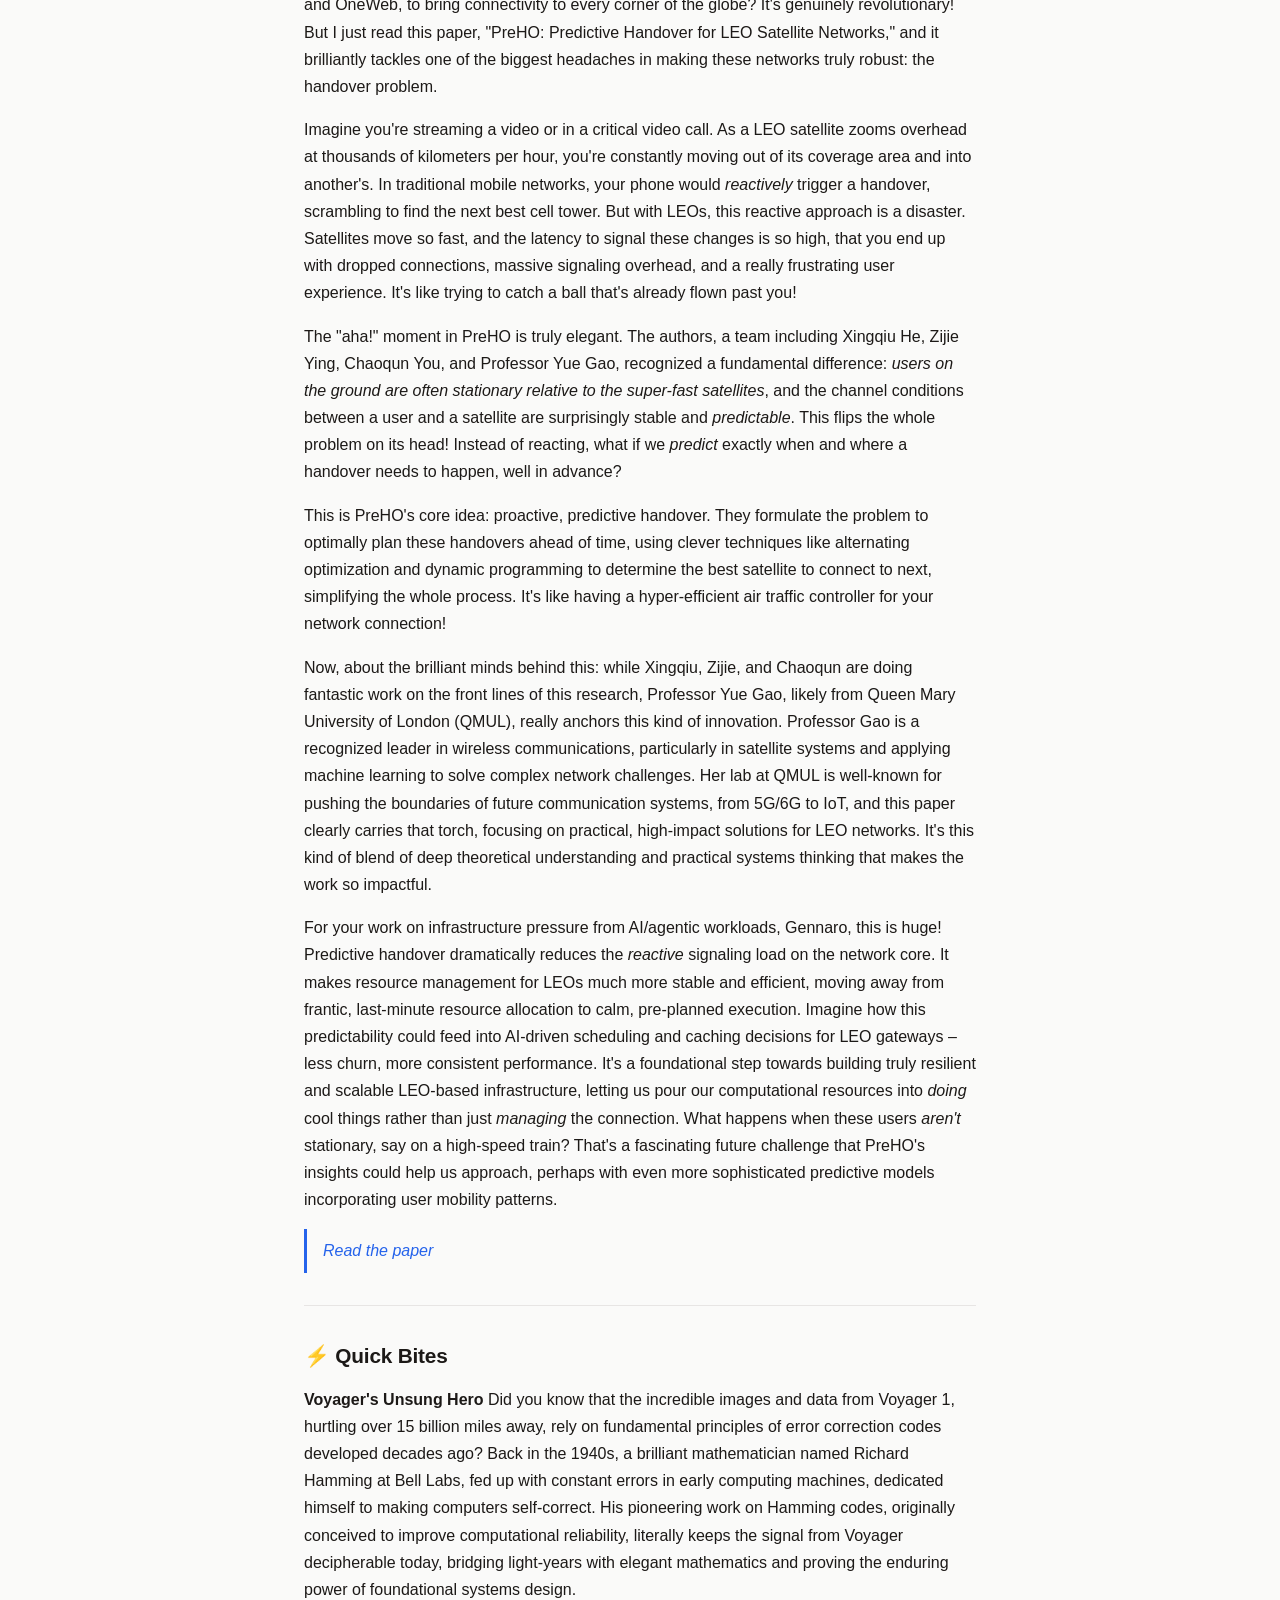
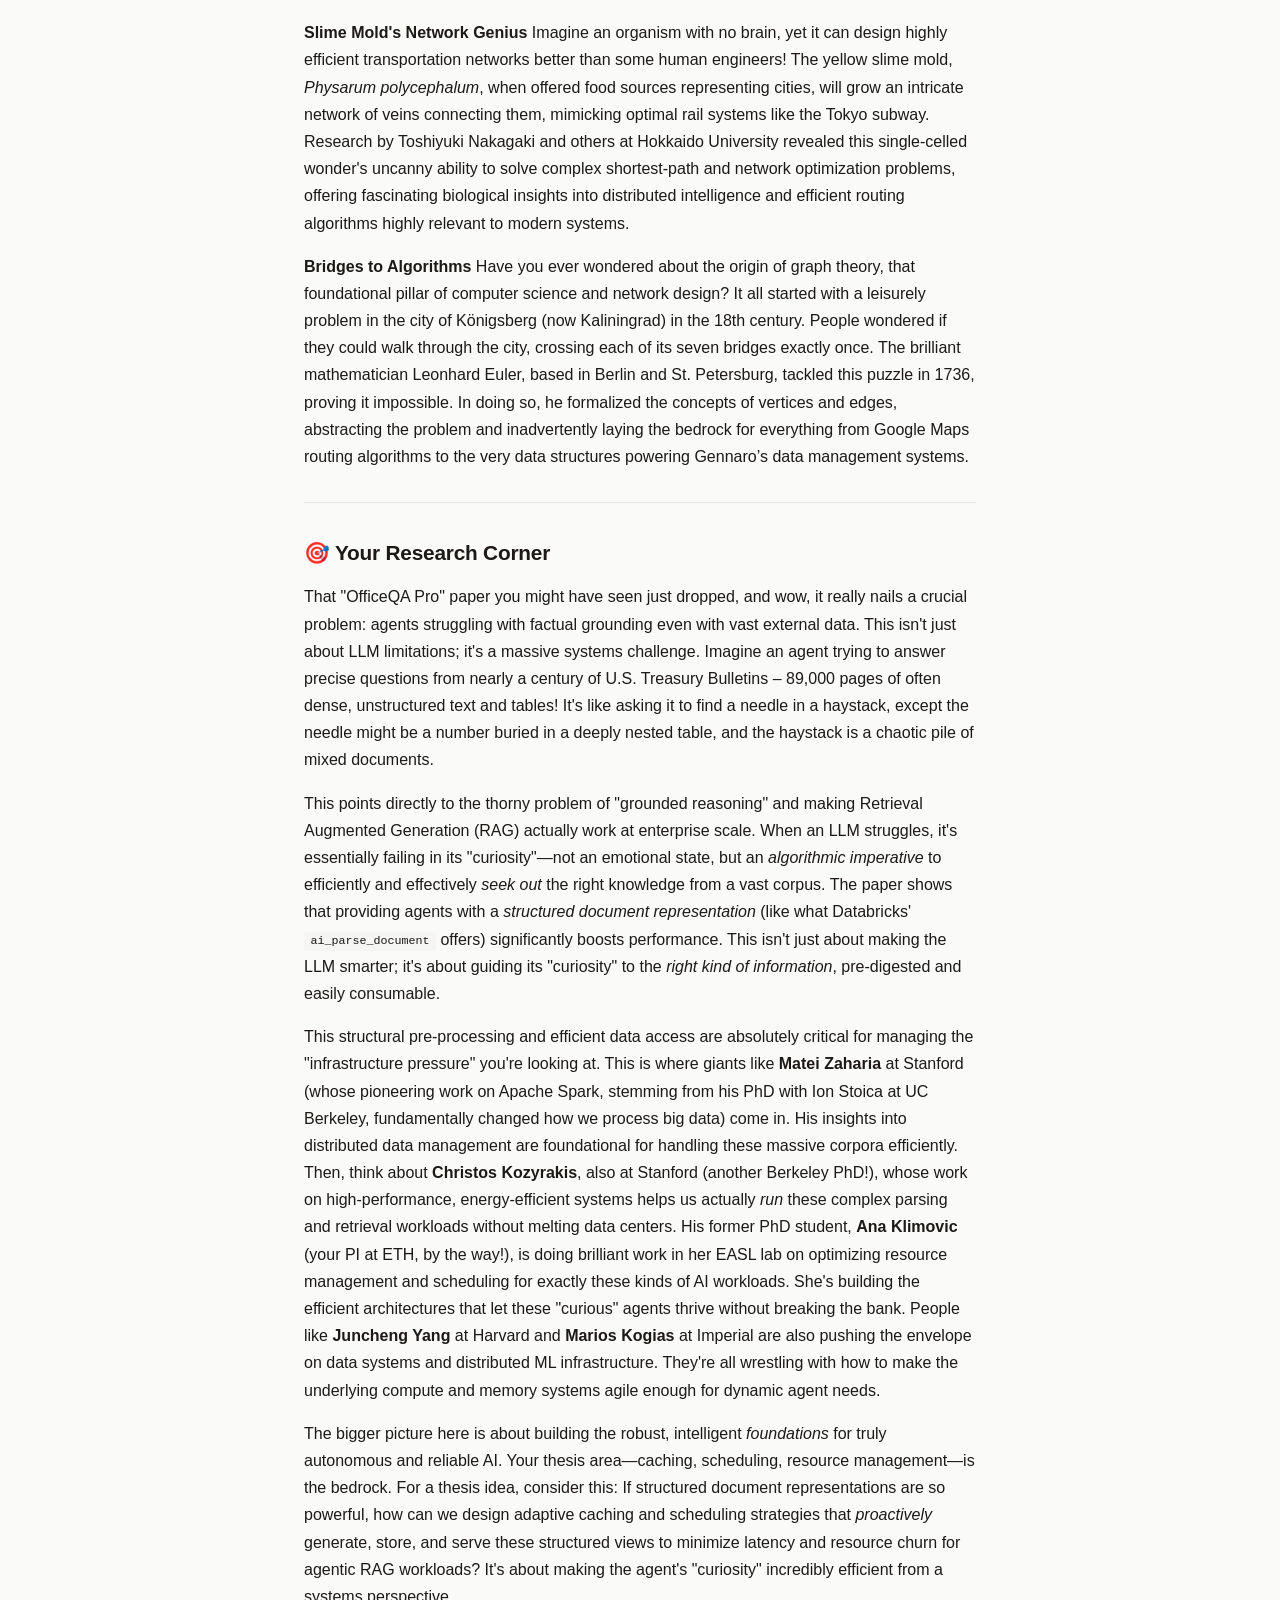
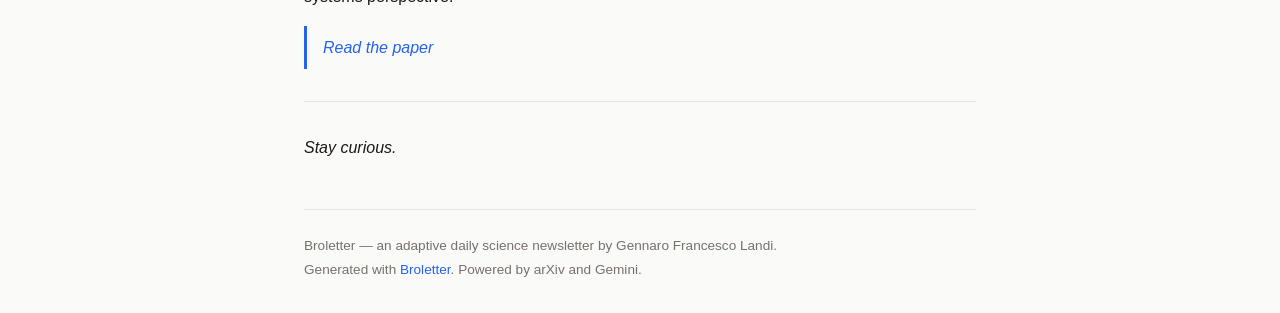
<file: docs/issues/2026-03-11.html>
<!DOCTYPE html>
<html lang="en">
<head>
<meta charset="utf-8">
<meta name="viewport" content="width=device-width, initial-scale=1">
<title>Broletter — March 11, 2026</title>
<link rel="stylesheet" href="../style.css">
</head>
<body>
<div class="nav"><a href="../">&larr; All issues</a></div>
<h1>🔬 Daily Science — Wednesday, 2026-03-11</h1>
<p><em>Feed your curiosity</em></p>
<hr>
<h2>💡 Deep Curiosity</h2>
<p>You know, sometimes the most mind-blowing solutions come from observing the cosmos and realizing physics gives us elegant shortcuts. Imagine hurtling a tiny spacecraft billions of miles across the solar system, past gas giants, to the very edge of interstellar space, all while carrying a fuel tank barely larger than your car&#x27;s. How do we do it? It’s not magic, it’s a celestial dance called the <strong>gravity assist</strong>, or the &quot;slingshot effect,&quot; and it’s one of the most astonishing resource optimizations ever conceived.</p>
<p>Here&#x27;s the mind-bender: instead of burning precious propellant to accelerate your probe, you essentially &quot;steal&quot; momentum from a moving planet. Picture a tennis ball hitting a moving train. If the train is moving in the same direction, the ball doesn&#x27;t just bounce off; it speeds up, launched forward with even more velocity than it had before. The train barely notices a tiny nudge in the opposite direction. That&#x27;s essentially what a spacecraft does with a planet. It doesn&#x27;t &quot;fall into&quot; the planet&#x27;s gravity well; it flies <em>past</em> it, entering the planet&#x27;s gravitational field from behind, swinging around, and then exiting ahead. During this close encounter, the planet’s immense orbital momentum transfers a tiny fraction of its energy to the spacecraft, dramatically increasing its speed relative to the Sun. Crucially, the spacecraft doesn&#x27;t even need to be going particularly fast to gain this boost—it&#x27;s all about the relative geometry and timing.</p>
<p>This incredible insight was largely pioneered by a brilliant UCLA mathematics graduate student named <strong>Michael Minovitch</strong> in the early 1960s. He was working at NASA&#x27;s Jet Propulsion Laboratory (JPL) on lunar trajectory calculations and, on his own initiative, started exploring multi-planet trajectories. Initially, his ideas were met with skepticism, even from within JPL, because it seemed to violate conservation of energy if you just looked at the planet and probe in isolation. But Minovitch understood the crucial role of the <em>Sun</em> as the third body in the system; it’s the overall solar system energy and momentum that gets conserved. His calculations, later championed by JPL engineer <strong>Gary Flandro</strong> (who applied it to a possible &quot;Grand Tour&quot; of the outer planets when they aligned every 175 years), paved the way for iconic missions like Voyager 1 and 2, which used multiple gravity assists to reach all four outer gas giants. Without these gravitational slingshots, such ambitious, fuel-limited journeys would have been impossible.</p>
<p>Now, for a connection to your world, Gennaro, think about how this applies to infrastructure pressure from AI/agentic workloads. Gravity assist is the ultimate <strong>opportunistic resource utilization</strong>. Instead of mindlessly burning &quot;fuel&quot; (CPU cycles, network bandwidth, memory) for every single computation or data transfer, you&#x27;re looking for existing &quot;gravitational bodies&quot; – perhaps a hot cache, a pre-computed result, or a batch of data already local to a specific compute node. An agentic workload could be designed to &quot;schedule&quot; its tasks not just based on their individual cost, but by strategically &quot;flying by&quot; existing states or resources that can impart a &quot;free boost&quot; (lower latency, reduced computation, data pre-fetching). It&#x27;s about dynamic scheduling that leverages the <em>momentum</em> of the existing system state to accelerate future operations, minimizing the need to expend your own precious &quot;propellant.&quot; Just like Voyager, your agents could be charting incredibly efficient, multi-hop paths through your distributed systems, optimizing for total work accomplished per unit of resource consumed.</p>
<hr>
<h2>📄 Research Spotlight</h2>
<p>You know how we&#x27;re always talking about the incredible potential of LEO satellites, like Starlink and OneWeb, to bring connectivity to every corner of the globe? It&#x27;s genuinely revolutionary! But I just read this paper, &quot;PreHO: Predictive Handover for LEO Satellite Networks,&quot; and it brilliantly tackles one of the biggest headaches in making these networks truly robust: the handover problem.</p>
<p>Imagine you&#x27;re streaming a video or in a critical video call. As a LEO satellite zooms overhead at thousands of kilometers per hour, you&#x27;re constantly moving out of its coverage area and into another&#x27;s. In traditional mobile networks, your phone would <em>reactively</em> trigger a handover, scrambling to find the next best cell tower. But with LEOs, this reactive approach is a disaster. Satellites move so fast, and the latency to signal these changes is so high, that you end up with dropped connections, massive signaling overhead, and a really frustrating user experience. It&#x27;s like trying to catch a ball that&#x27;s already flown past you!</p>
<p>The &quot;aha!&quot; moment in PreHO is truly elegant. The authors, a team including Xingqiu He, Zijie Ying, Chaoqun You, and Professor Yue Gao, recognized a fundamental difference: <em>users on the ground are often stationary relative to the super-fast satellites</em>, and the channel conditions between a user and a satellite are surprisingly stable and <em>predictable</em>. This flips the whole problem on its head! Instead of reacting, what if we <em>predict</em> exactly when and where a handover needs to happen, well in advance?</p>
<p>This is PreHO&#x27;s core idea: proactive, predictive handover. They formulate the problem to optimally plan these handovers ahead of time, using clever techniques like alternating optimization and dynamic programming to determine the best satellite to connect to next, simplifying the whole process. It&#x27;s like having a hyper-efficient air traffic controller for your network connection!</p>
<p>Now, about the brilliant minds behind this: while Xingqiu, Zijie, and Chaoqun are doing fantastic work on the front lines of this research, Professor Yue Gao, likely from Queen Mary University of London (QMUL), really anchors this kind of innovation. Professor Gao is a recognized leader in wireless communications, particularly in satellite systems and applying machine learning to solve complex network challenges. Her lab at QMUL is well-known for pushing the boundaries of future communication systems, from 5G/6G to IoT, and this paper clearly carries that torch, focusing on practical, high-impact solutions for LEO networks. It&#x27;s this kind of blend of deep theoretical understanding and practical systems thinking that makes the work so impactful.</p>
<p>For your work on infrastructure pressure from AI/agentic workloads, Gennaro, this is huge! Predictive handover dramatically reduces the <em>reactive</em> signaling load on the network core. It makes resource management for LEOs much more stable and efficient, moving away from frantic, last-minute resource allocation to calm, pre-planned execution. Imagine how this predictability could feed into AI-driven scheduling and caching decisions for LEO gateways – less churn, more consistent performance. It&#x27;s a foundational step towards building truly resilient and scalable LEO-based infrastructure, letting us pour our computational resources into <em>doing</em> cool things rather than just <em>managing</em> the connection. What happens when these users <em>aren&#x27;t</em> stationary, say on a high-speed train? That&#x27;s a fascinating future challenge that PreHO&#x27;s insights could help us approach, perhaps with even more sophisticated predictive models incorporating user mobility patterns.</p>
<blockquote><a href="https://arxiv.org/pdf/2603.07987v1" target="_blank" rel="noopener">Read the paper</a></blockquote>
<hr>
<h2>⚡ Quick Bites</h2>
<p><strong>Voyager&#x27;s Unsung Hero</strong>
Did you know that the incredible images and data from Voyager 1, hurtling over 15 billion miles away, rely on fundamental principles of error correction codes developed decades ago? Back in the 1940s, a brilliant mathematician named Richard Hamming at Bell Labs, fed up with constant errors in early computing machines, dedicated himself to making computers self-correct. His pioneering work on Hamming codes, originally conceived to improve computational reliability, literally keeps the signal from Voyager decipherable today, bridging light-years with elegant mathematics and proving the enduring power of foundational systems design.</p>
<p><strong>Slime Mold&#x27;s Network Genius</strong>
Imagine an organism with no brain, yet it can design highly efficient transportation networks better than some human engineers! The yellow slime mold, <em>Physarum polycephalum</em>, when offered food sources representing cities, will grow an intricate network of veins connecting them, mimicking optimal rail systems like the Tokyo subway. Research by Toshiyuki Nakagaki and others at Hokkaido University revealed this single-celled wonder&#x27;s uncanny ability to solve complex shortest-path and network optimization problems, offering fascinating biological insights into distributed intelligence and efficient routing algorithms highly relevant to modern systems.</p>
<p><strong>Bridges to Algorithms</strong>
Have you ever wondered about the origin of graph theory, that foundational pillar of computer science and network design? It all started with a leisurely problem in the city of Königsberg (now Kaliningrad) in the 18th century. People wondered if they could walk through the city, crossing each of its seven bridges exactly once. The brilliant mathematician Leonhard Euler, based in Berlin and St. Petersburg, tackled this puzzle in 1736, proving it impossible. In doing so, he formalized the concepts of vertices and edges, abstracting the problem and inadvertently laying the bedrock for everything from Google Maps routing algorithms to the very data structures powering Gennaro’s data management systems.</p>
<hr>
<h2>🎯 Your Research Corner</h2>
<p>That &quot;OfficeQA Pro&quot; paper you might have seen just dropped, and wow, it really nails a crucial problem: agents struggling with factual grounding even with vast external data. This isn&#x27;t just about LLM limitations; it&#x27;s a massive systems challenge. Imagine an agent trying to answer precise questions from nearly a century of U.S. Treasury Bulletins – 89,000 pages of often dense, unstructured text and tables! It&#x27;s like asking it to find a needle in a haystack, except the needle might be a number buried in a deeply nested table, and the haystack is a chaotic pile of mixed documents.</p>
<p>This points directly to the thorny problem of &quot;grounded reasoning&quot; and making Retrieval Augmented Generation (RAG) actually work at enterprise scale. When an LLM struggles, it&#x27;s essentially failing in its &quot;curiosity&quot;—not an emotional state, but an <em>algorithmic imperative</em> to efficiently and effectively <em>seek out</em> the right knowledge from a vast corpus. The paper shows that providing agents with a <em>structured document representation</em> (like what Databricks&#x27; <code>ai_parse_document</code> offers) significantly boosts performance. This isn&#x27;t just about making the LLM smarter; it&#x27;s about guiding its &quot;curiosity&quot; to the <em>right kind of information</em>, pre-digested and easily consumable.</p>
<p>This structural pre-processing and efficient data access are absolutely critical for managing the &quot;infrastructure pressure&quot; you&#x27;re looking at. This is where giants like <strong>Matei Zaharia</strong> at Stanford (whose pioneering work on Apache Spark, stemming from his PhD with Ion Stoica at UC Berkeley, fundamentally changed how we process big data) come in. His insights into distributed data management are foundational for handling these massive corpora efficiently. Then, think about <strong>Christos Kozyrakis</strong>, also at Stanford (another Berkeley PhD!), whose work on high-performance, energy-efficient systems helps us actually <em>run</em> these complex parsing and retrieval workloads without melting data centers. His former PhD student, <strong>Ana Klimovic</strong> (your PI at ETH, by the way!), is doing brilliant work in her EASL lab on optimizing resource management and scheduling for exactly these kinds of AI workloads. She&#x27;s building the efficient architectures that let these &quot;curious&quot; agents thrive without breaking the bank. People like <strong>Juncheng Yang</strong> at Harvard and <strong>Marios Kogias</strong> at Imperial are also pushing the envelope on data systems and distributed ML infrastructure. They&#x27;re all wrestling with how to make the underlying compute and memory systems agile enough for dynamic agent needs.</p>
<p>The bigger picture here is about building the robust, intelligent <em>foundations</em> for truly autonomous and reliable AI. Your thesis area—caching, scheduling, resource management—is the bedrock. For a thesis idea, consider this: If structured document representations are so powerful, how can we design adaptive caching and scheduling strategies that <em>proactively</em> generate, store, and serve these structured views to minimize latency and resource churn for agentic RAG workloads? It&#x27;s about making the agent&#x27;s &quot;curiosity&quot; incredibly efficient from a systems perspective.</p>
<blockquote><a href="https://arxiv.org/pdf/2603.08655v1" target="_blank" rel="noopener">Read the paper</a></blockquote>
<hr>
<p><em>Stay curious.</em></p>
<div class="footer">
    Broletter — an adaptive daily science newsletter by Gennaro Francesco Landi.<br>
    Generated with <a href="https://github.com/landigf/Broletter">Broletter</a>.
    Powered by arXiv and Gemini.
</div>
</body>
</html>
</file>
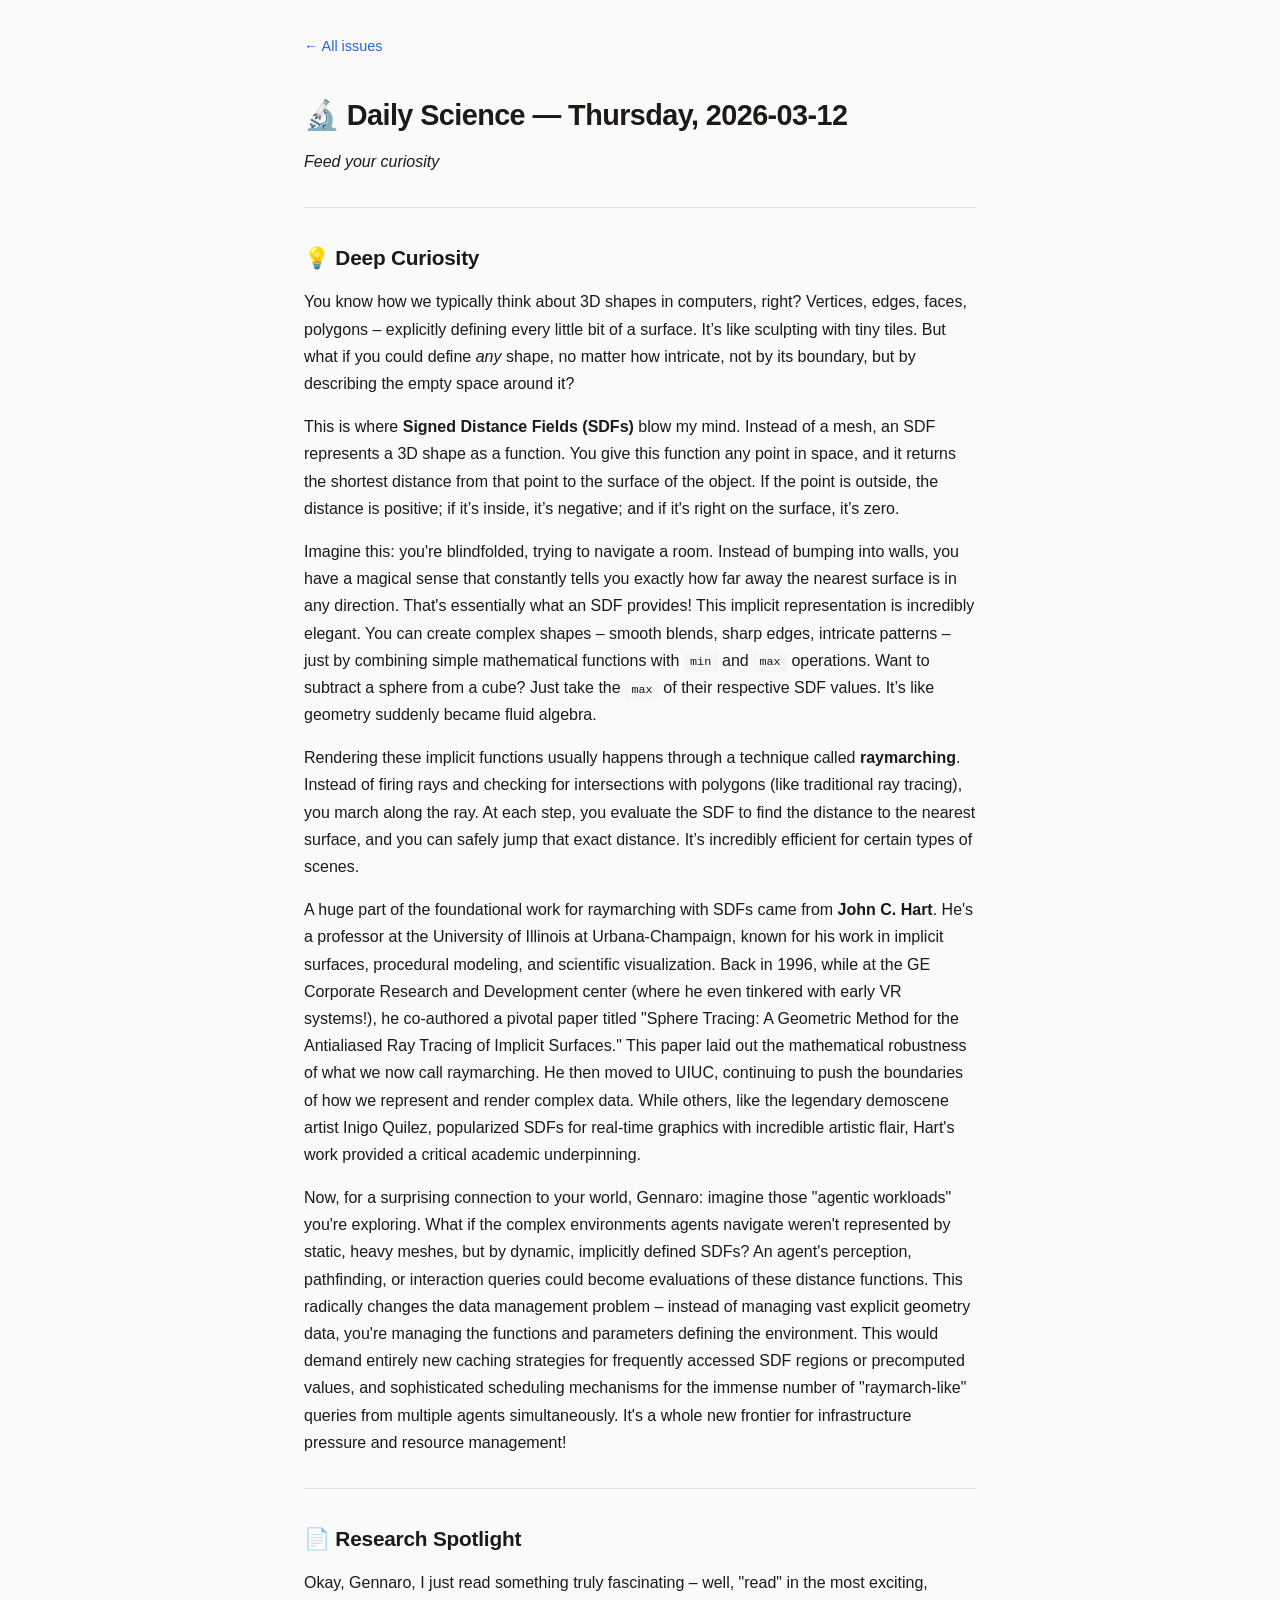
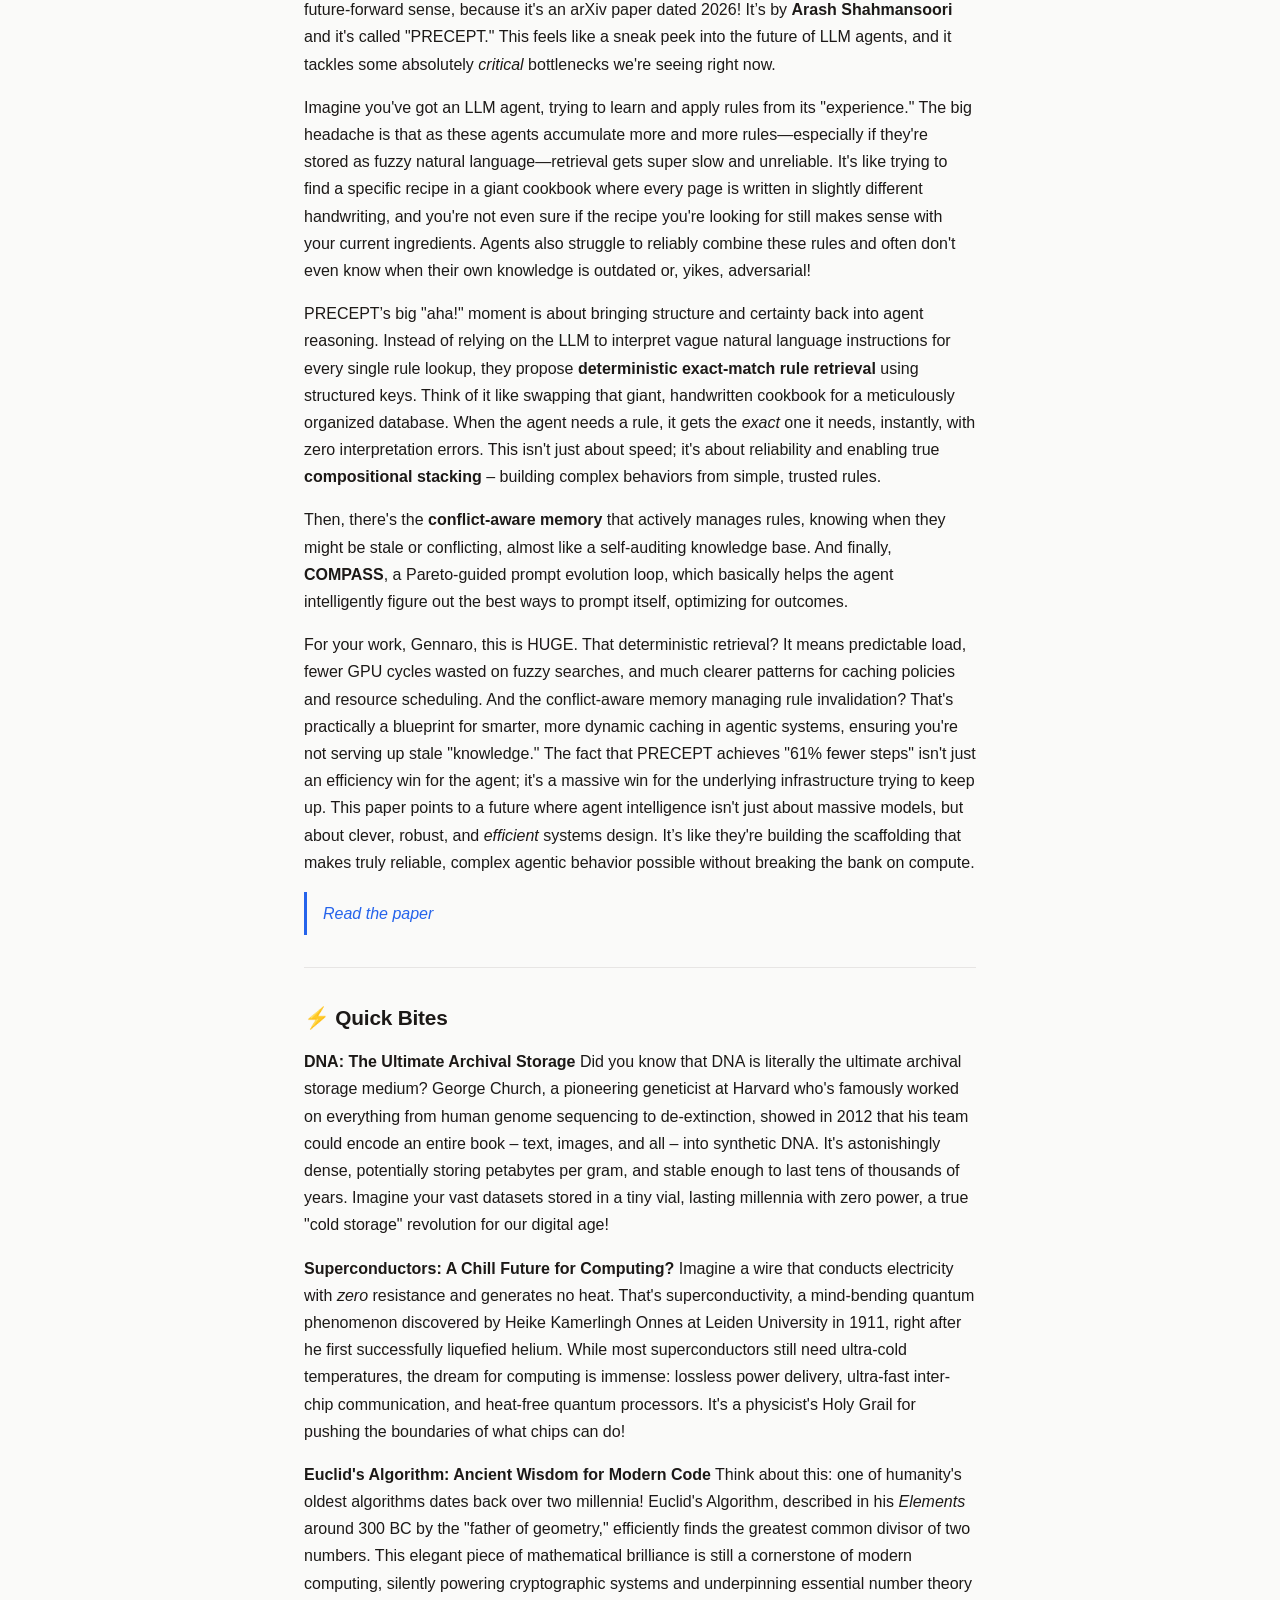
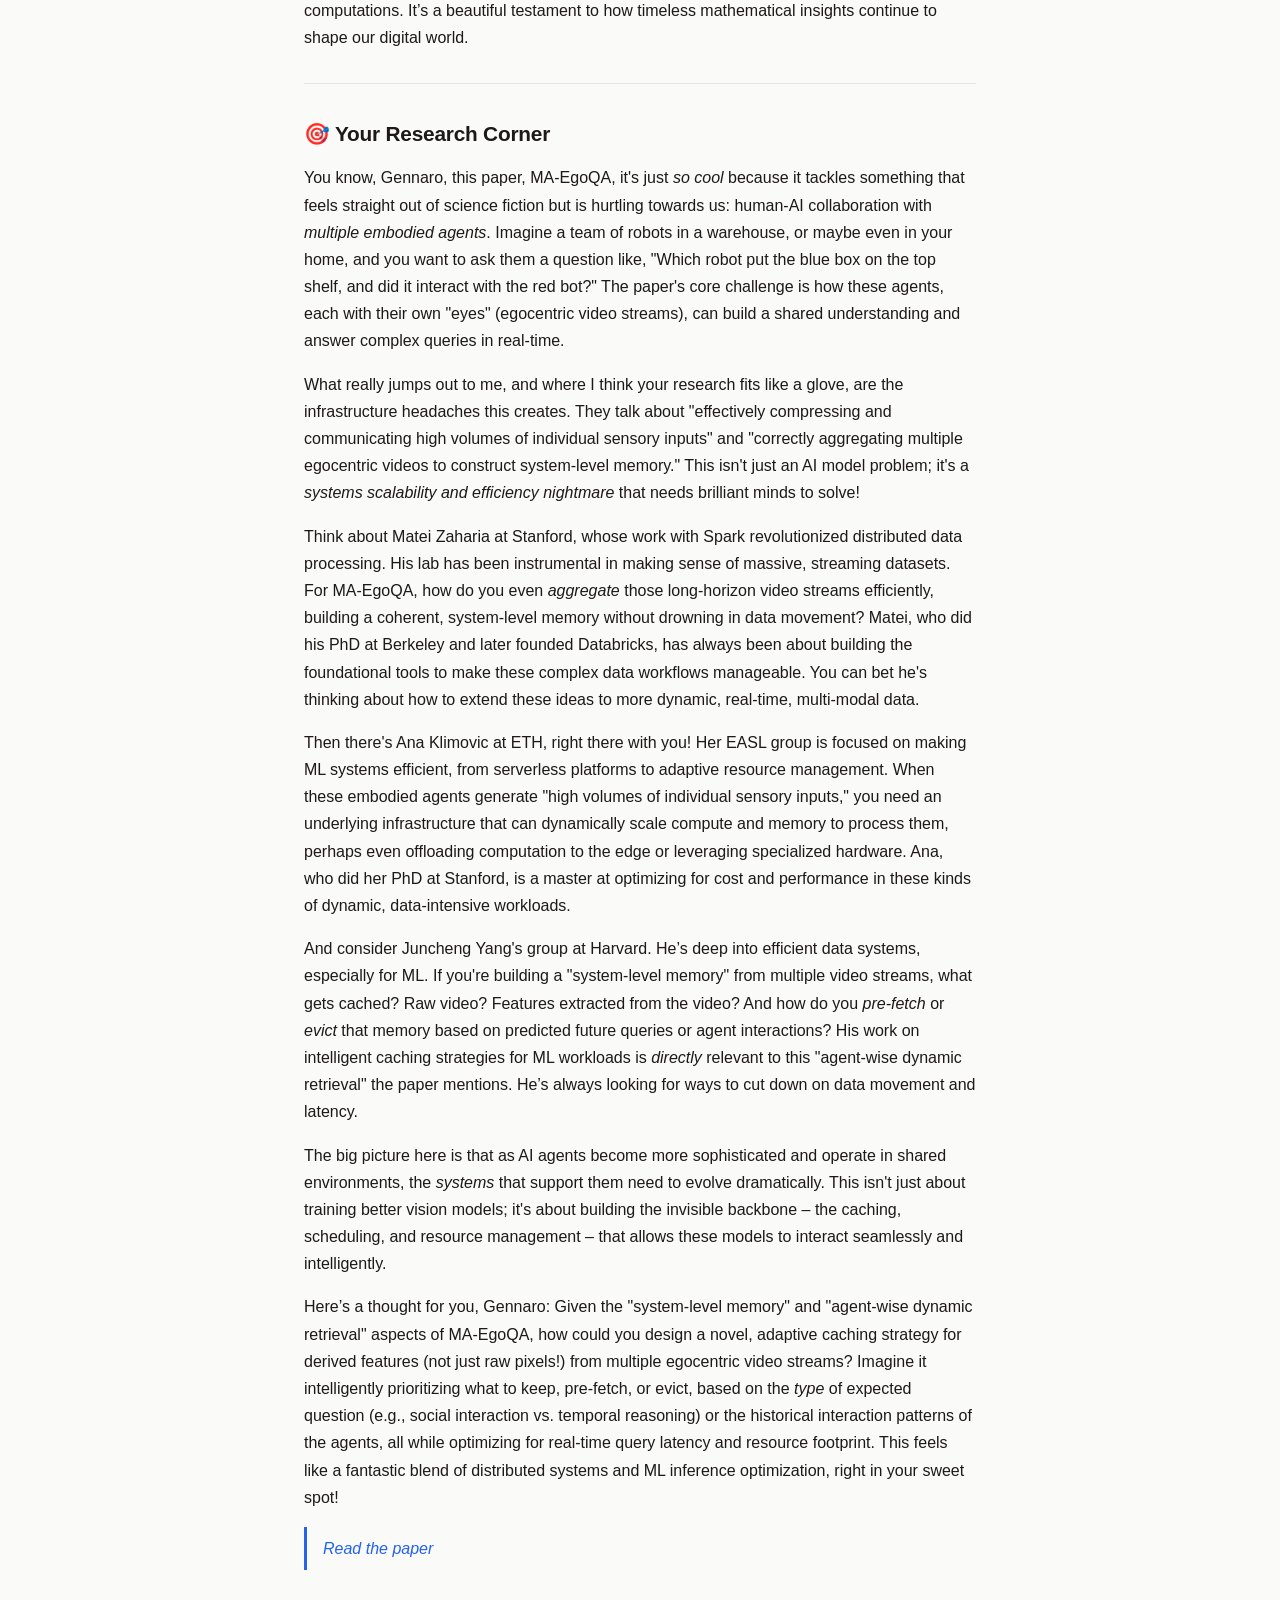
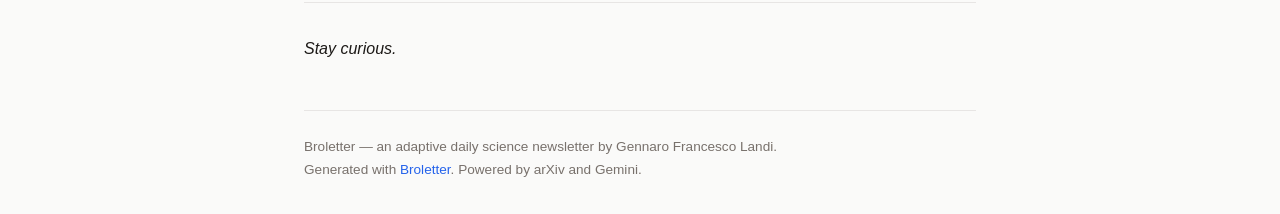
<file: docs/issues/2026-03-12.html>
<!DOCTYPE html>
<html lang="en">
<head>
<meta charset="utf-8">
<meta name="viewport" content="width=device-width, initial-scale=1">
<title>Broletter — March 12, 2026</title>
<link rel="stylesheet" href="../style.css">
</head>
<body>
<div class="nav"><a href="../">&larr; All issues</a></div>
<h1>🔬 Daily Science — Thursday, 2026-03-12</h1>
<p><em>Feed your curiosity</em></p>
<hr>
<h2>💡 Deep Curiosity</h2>
<p>You know how we typically think about 3D shapes in computers, right? Vertices, edges, faces, polygons – explicitly defining every little bit of a surface. It’s like sculpting with tiny tiles. But what if you could define <em>any</em> shape, no matter how intricate, not by its boundary, but by describing the empty space around it?</p>
<p>This is where <strong>Signed Distance Fields (SDFs)</strong> blow my mind. Instead of a mesh, an SDF represents a 3D shape as a function. You give this function any point in space, and it returns the shortest distance from that point to the surface of the object. If the point is outside, the distance is positive; if it’s inside, it’s negative; and if it&#x27;s right on the surface, it’s zero.</p>
<p>Imagine this: you&#x27;re blindfolded, trying to navigate a room. Instead of bumping into walls, you have a magical sense that constantly tells you exactly how far away the nearest surface is in any direction. That&#x27;s essentially what an SDF provides! This implicit representation is incredibly elegant. You can create complex shapes – smooth blends, sharp edges, intricate patterns – just by combining simple mathematical functions with <code>min</code> and <code>max</code> operations. Want to subtract a sphere from a cube? Just take the <code>max</code> of their respective SDF values. It’s like geometry suddenly became fluid algebra.</p>
<p>Rendering these implicit functions usually happens through a technique called <strong>raymarching</strong>. Instead of firing rays and checking for intersections with polygons (like traditional ray tracing), you march along the ray. At each step, you evaluate the SDF to find the distance to the nearest surface, and you can safely jump that exact distance. It’s incredibly efficient for certain types of scenes.</p>
<p>A huge part of the foundational work for raymarching with SDFs came from <strong>John C. Hart</strong>. He&#x27;s a professor at the University of Illinois at Urbana-Champaign, known for his work in implicit surfaces, procedural modeling, and scientific visualization. Back in 1996, while at the GE Corporate Research and Development center (where he even tinkered with early VR systems!), he co-authored a pivotal paper titled &quot;Sphere Tracing: A Geometric Method for the Antialiased Ray Tracing of Implicit Surfaces.&quot; This paper laid out the mathematical robustness of what we now call raymarching. He then moved to UIUC, continuing to push the boundaries of how we represent and render complex data. While others, like the legendary demoscene artist Inigo Quilez, popularized SDFs for real-time graphics with incredible artistic flair, Hart&#x27;s work provided a critical academic underpinning.</p>
<p>Now, for a surprising connection to your world, Gennaro: imagine those &quot;agentic workloads&quot; you&#x27;re exploring. What if the complex environments agents navigate weren&#x27;t represented by static, heavy meshes, but by dynamic, implicitly defined SDFs? An agent&#x27;s perception, pathfinding, or interaction queries could become evaluations of these distance functions. This radically changes the data management problem – instead of managing vast explicit geometry data, you&#x27;re managing the functions and parameters defining the environment. This would demand entirely new caching strategies for frequently accessed SDF regions or precomputed values, and sophisticated scheduling mechanisms for the immense number of &quot;raymarch-like&quot; queries from multiple agents simultaneously. It&#x27;s a whole new frontier for infrastructure pressure and resource management!</p>
<hr>
<h2>📄 Research Spotlight</h2>
<p>Okay, Gennaro, I just read something truly fascinating – well, &quot;read&quot; in the most exciting, future-forward sense, because it&#x27;s an arXiv paper dated 2026! It’s by <strong>Arash Shahmansoori</strong> and it&#x27;s called &quot;PRECEPT.&quot; This feels like a sneak peek into the future of LLM agents, and it tackles some absolutely <em>critical</em> bottlenecks we&#x27;re seeing right now.</p>
<p>Imagine you&#x27;ve got an LLM agent, trying to learn and apply rules from its &quot;experience.&quot; The big headache is that as these agents accumulate more and more rules—especially if they&#x27;re stored as fuzzy natural language—retrieval gets super slow and unreliable. It&#x27;s like trying to find a specific recipe in a giant cookbook where every page is written in slightly different handwriting, and you&#x27;re not even sure if the recipe you&#x27;re looking for still makes sense with your current ingredients. Agents also struggle to reliably combine these rules and often don&#x27;t even know when their own knowledge is outdated or, yikes, adversarial!</p>
<p>PRECEPT’s big &quot;aha!&quot; moment is about bringing structure and certainty back into agent reasoning. Instead of relying on the LLM to interpret vague natural language instructions for every single rule lookup, they propose <strong>deterministic exact-match rule retrieval</strong> using structured keys. Think of it like swapping that giant, handwritten cookbook for a meticulously organized database. When the agent needs a rule, it gets the <em>exact</em> one it needs, instantly, with zero interpretation errors. This isn&#x27;t just about speed; it&#x27;s about reliability and enabling true <strong>compositional stacking</strong> – building complex behaviors from simple, trusted rules.</p>
<p>Then, there&#x27;s the <strong>conflict-aware memory</strong> that actively manages rules, knowing when they might be stale or conflicting, almost like a self-auditing knowledge base. And finally, <strong>COMPASS</strong>, a Pareto-guided prompt evolution loop, which basically helps the agent intelligently figure out the best ways to prompt itself, optimizing for outcomes.</p>
<p>For your work, Gennaro, this is HUGE. That deterministic retrieval? It means predictable load, fewer GPU cycles wasted on fuzzy searches, and much clearer patterns for caching policies and resource scheduling. And the conflict-aware memory managing rule invalidation? That&#x27;s practically a blueprint for smarter, more dynamic caching in agentic systems, ensuring you&#x27;re not serving up stale &quot;knowledge.&quot; The fact that PRECEPT achieves &quot;61% fewer steps&quot; isn&#x27;t just an efficiency win for the agent; it&#x27;s a massive win for the underlying infrastructure trying to keep up. This paper points to a future where agent intelligence isn&#x27;t just about massive models, but about clever, robust, and <em>efficient</em> systems design. It’s like they&#x27;re building the scaffolding that makes truly reliable, complex agentic behavior possible without breaking the bank on compute.</p>
<blockquote><a href="https://arxiv.org/pdf/2603.09641v1" target="_blank" rel="noopener">Read the paper</a></blockquote>
<hr>
<h2>⚡ Quick Bites</h2>
<p><strong>DNA: The Ultimate Archival Storage</strong>
Did you know that DNA is literally the ultimate archival storage medium? George Church, a pioneering geneticist at Harvard who&#x27;s famously worked on everything from human genome sequencing to de-extinction, showed in 2012 that his team could encode an entire book – text, images, and all – into synthetic DNA. It&#x27;s astonishingly dense, potentially storing petabytes per gram, and stable enough to last tens of thousands of years. Imagine your vast datasets stored in a tiny vial, lasting millennia with zero power, a true &quot;cold storage&quot; revolution for our digital age!</p>
<p><strong>Superconductors: A Chill Future for Computing?</strong>
Imagine a wire that conducts electricity with <em>zero</em> resistance and generates no heat. That&#x27;s superconductivity, a mind-bending quantum phenomenon discovered by Heike Kamerlingh Onnes at Leiden University in 1911, right after he first successfully liquefied helium. While most superconductors still need ultra-cold temperatures, the dream for computing is immense: lossless power delivery, ultra-fast inter-chip communication, and heat-free quantum processors. It&#x27;s a physicist&#x27;s Holy Grail for pushing the boundaries of what chips can do!</p>
<p><strong>Euclid&#x27;s Algorithm: Ancient Wisdom for Modern Code</strong>
Think about this: one of humanity&#x27;s oldest algorithms dates back over two millennia! Euclid&#x27;s Algorithm, described in his <em>Elements</em> around 300 BC by the &quot;father of geometry,&quot; efficiently finds the greatest common divisor of two numbers. This elegant piece of mathematical brilliance is still a cornerstone of modern computing, silently powering cryptographic systems and underpinning essential number theory computations. It’s a beautiful testament to how timeless mathematical insights continue to shape our digital world.</p>
<hr>
<h2>🎯 Your Research Corner</h2>
<p>You know, Gennaro, this paper, MA-EgoQA, it&#x27;s just <em>so cool</em> because it tackles something that feels straight out of science fiction but is hurtling towards us: human-AI collaboration with <em>multiple embodied agents</em>. Imagine a team of robots in a warehouse, or maybe even in your home, and you want to ask them a question like, &quot;Which robot put the blue box on the top shelf, and did it interact with the red bot?&quot; The paper&#x27;s core challenge is how these agents, each with their own &quot;eyes&quot; (egocentric video streams), can build a shared understanding and answer complex queries in real-time.</p>
<p>What really jumps out to me, and where I think your research fits like a glove, are the infrastructure headaches this creates. They talk about &quot;effectively compressing and communicating high volumes of individual sensory inputs&quot; and &quot;correctly aggregating multiple egocentric videos to construct system-level memory.&quot; This isn&#x27;t just an AI model problem; it&#x27;s a <em>systems scalability and efficiency nightmare</em> that needs brilliant minds to solve!</p>
<p>Think about Matei Zaharia at Stanford, whose work with Spark revolutionized distributed data processing. His lab has been instrumental in making sense of massive, streaming datasets. For MA-EgoQA, how do you even <em>aggregate</em> those long-horizon video streams efficiently, building a coherent, system-level memory without drowning in data movement? Matei, who did his PhD at Berkeley and later founded Databricks, has always been about building the foundational tools to make these complex data workflows manageable. You can bet he&#x27;s thinking about how to extend these ideas to more dynamic, real-time, multi-modal data.</p>
<p>Then there&#x27;s Ana Klimovic at ETH, right there with you! Her EASL group is focused on making ML systems efficient, from serverless platforms to adaptive resource management. When these embodied agents generate &quot;high volumes of individual sensory inputs,&quot; you need an underlying infrastructure that can dynamically scale compute and memory to process them, perhaps even offloading computation to the edge or leveraging specialized hardware. Ana, who did her PhD at Stanford, is a master at optimizing for cost and performance in these kinds of dynamic, data-intensive workloads.</p>
<p>And consider Juncheng Yang&#x27;s group at Harvard. He’s deep into efficient data systems, especially for ML. If you&#x27;re building a &quot;system-level memory&quot; from multiple video streams, what gets cached? Raw video? Features extracted from the video? And how do you <em>pre-fetch</em> or <em>evict</em> that memory based on predicted future queries or agent interactions? His work on intelligent caching strategies for ML workloads is <em>directly</em> relevant to this &quot;agent-wise dynamic retrieval&quot; the paper mentions. He’s always looking for ways to cut down on data movement and latency.</p>
<p>The big picture here is that as AI agents become more sophisticated and operate in shared environments, the <em>systems</em> that support them need to evolve dramatically. This isn&#x27;t just about training better vision models; it&#x27;s about building the invisible backbone – the caching, scheduling, and resource management – that allows these models to interact seamlessly and intelligently.</p>
<p>Here’s a thought for you, Gennaro: Given the &quot;system-level memory&quot; and &quot;agent-wise dynamic retrieval&quot; aspects of MA-EgoQA, how could you design a novel, adaptive caching strategy for derived features (not just raw pixels!) from multiple egocentric video streams? Imagine it intelligently prioritizing what to keep, pre-fetch, or evict, based on the <em>type</em> of expected question (e.g., social interaction vs. temporal reasoning) or the historical interaction patterns of the agents, all while optimizing for real-time query latency and resource footprint. This feels like a fantastic blend of distributed systems and ML inference optimization, right in your sweet spot!</p>
<blockquote><a href="https://arxiv.org/pdf/2603.09827v1" target="_blank" rel="noopener">Read the paper</a></blockquote>
<hr>
<p><em>Stay curious.</em></p>
<div class="footer">
    Broletter — an adaptive daily science newsletter by Gennaro Francesco Landi.<br>
    Generated with <a href="https://github.com/landigf/Broletter">Broletter</a>.
    Powered by arXiv and Gemini.
</div>
</body>
</html>
</file>
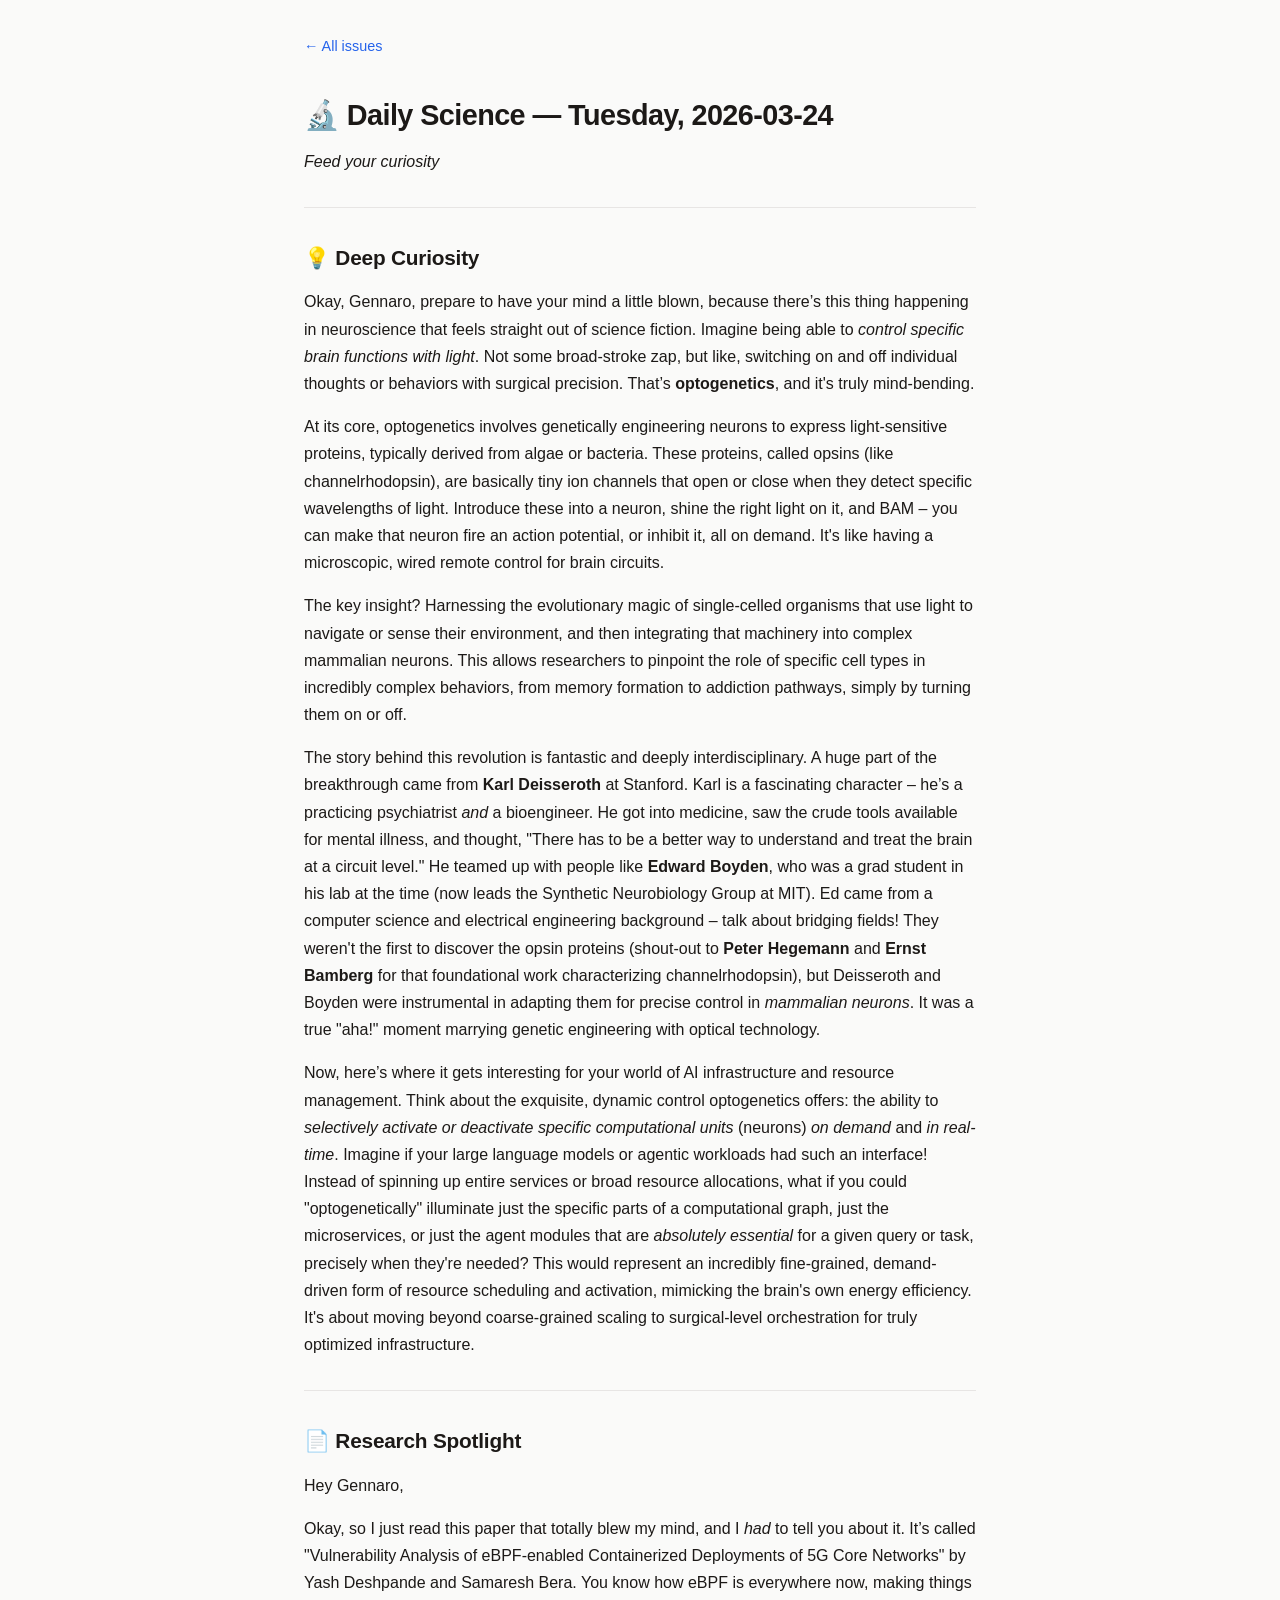
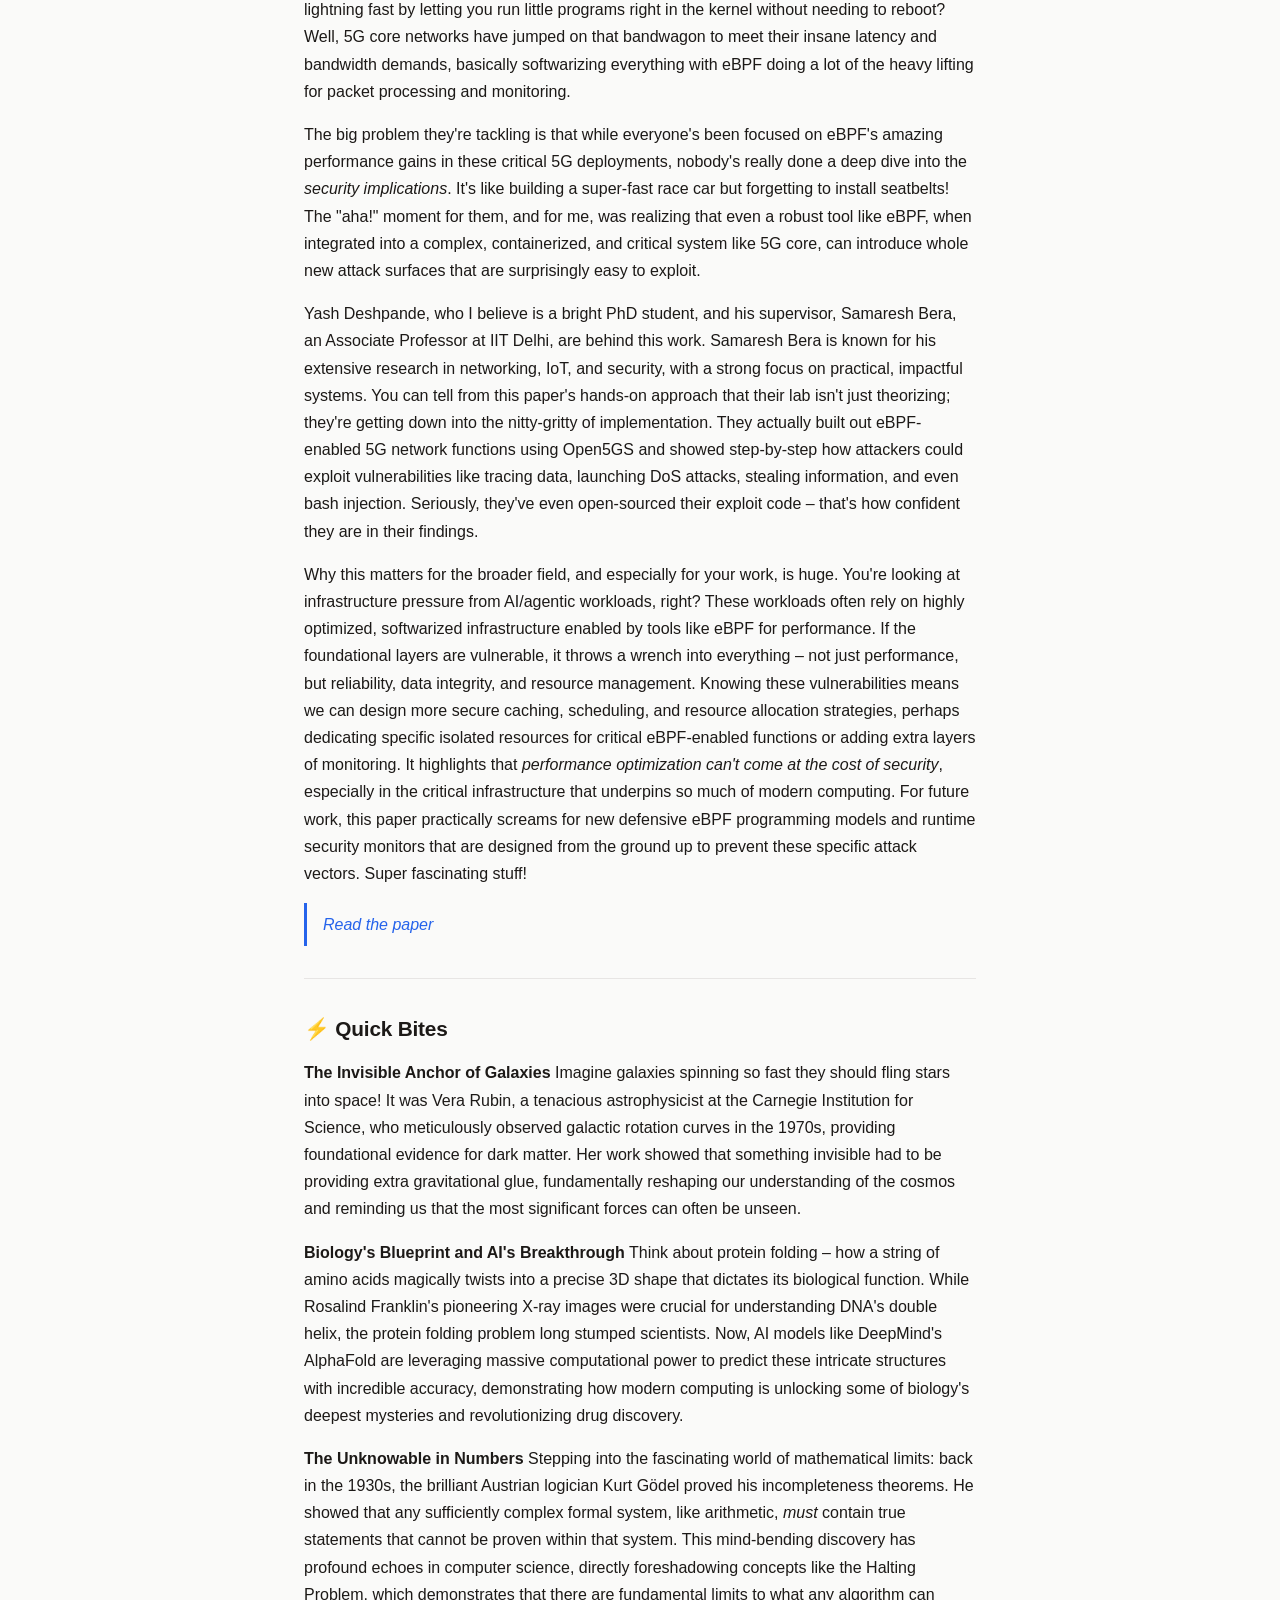
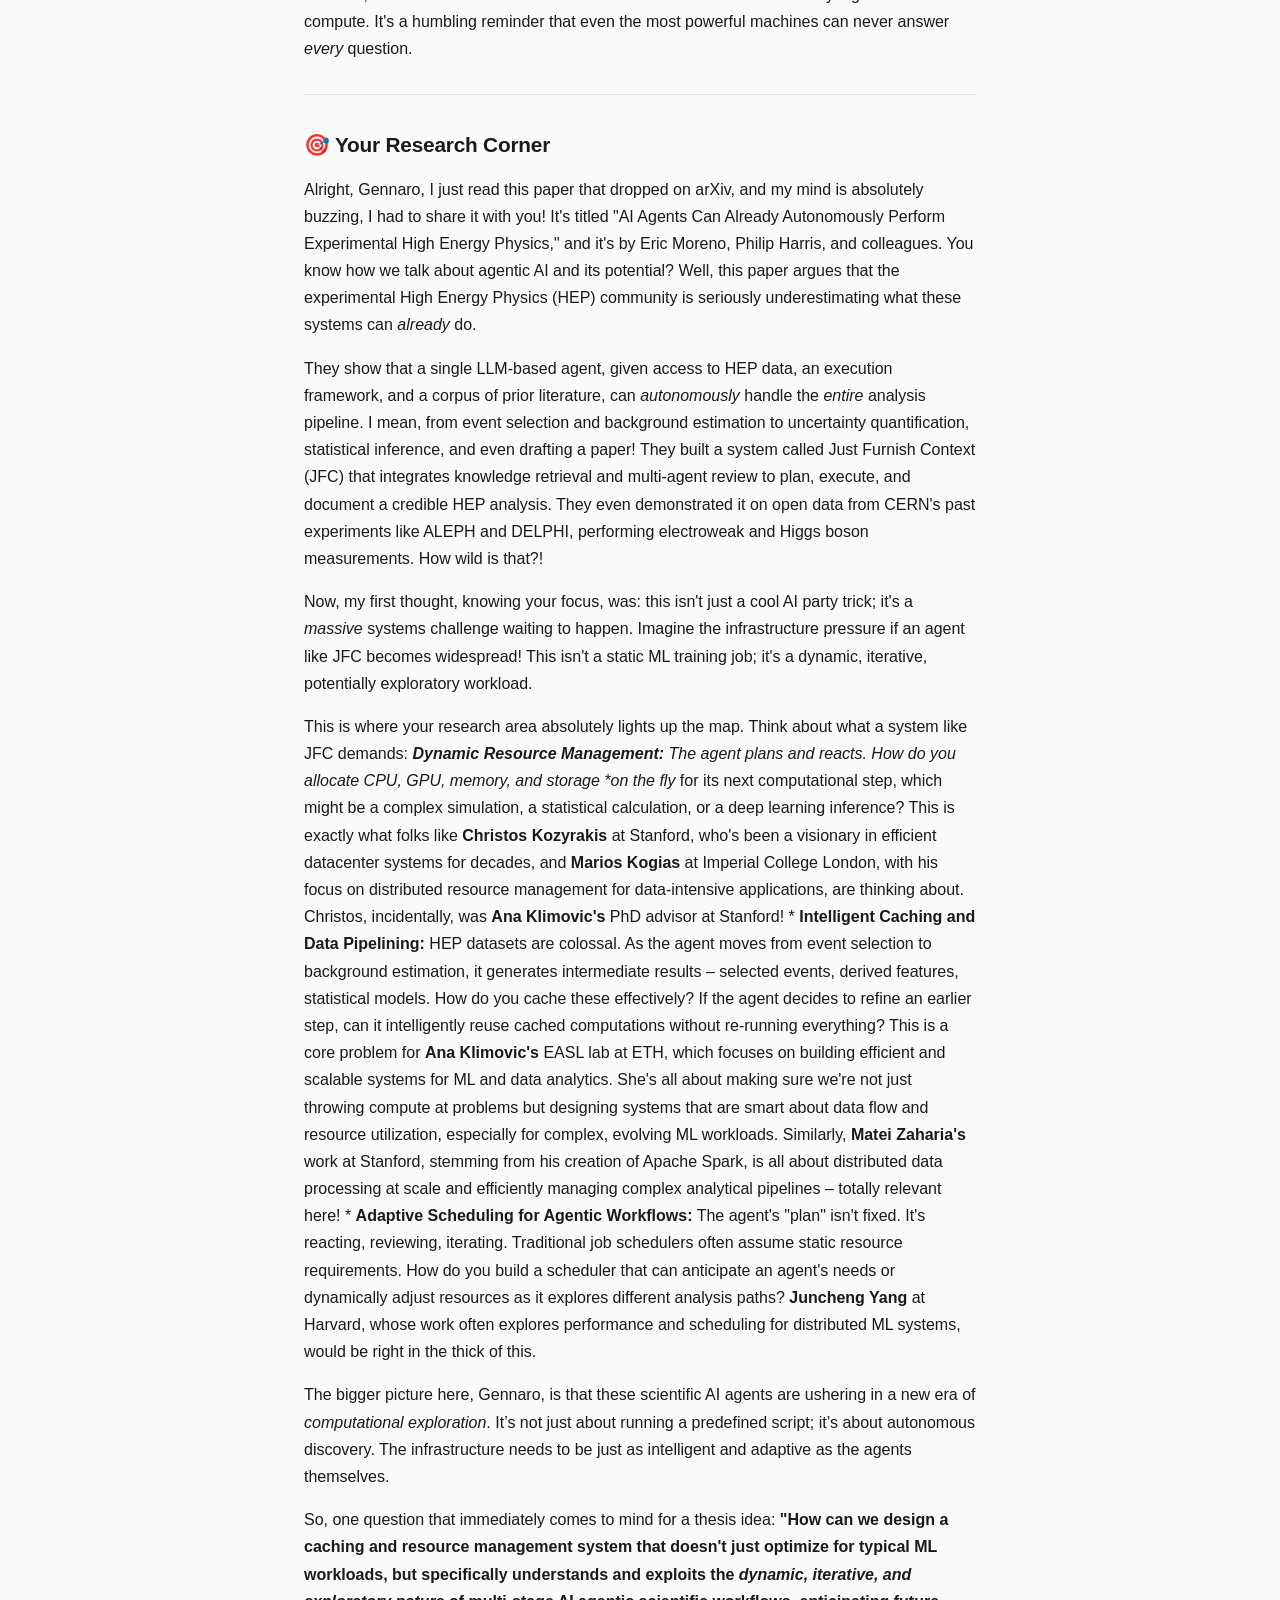
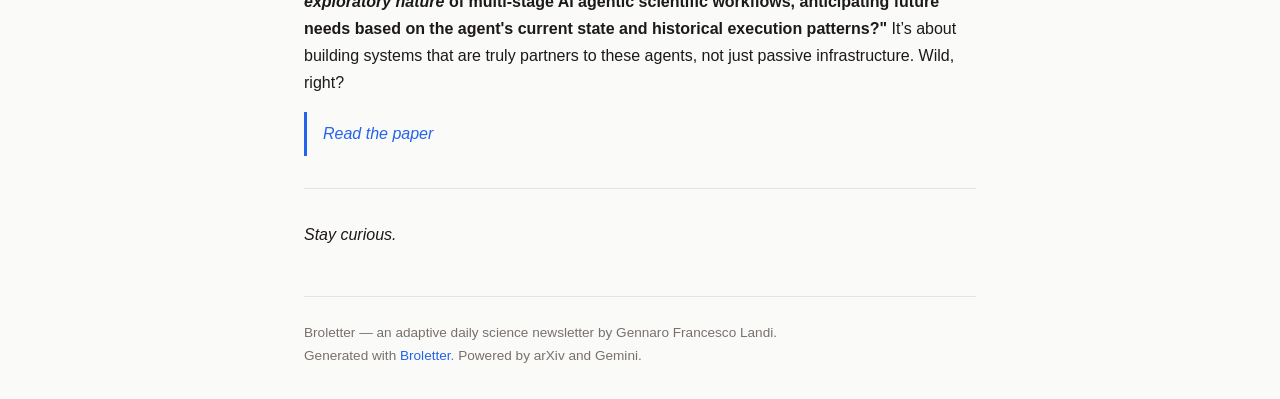
<file: docs/issues/2026-03-24.html>
<!DOCTYPE html>
<html lang="en">
<head>
<meta charset="utf-8">
<meta name="viewport" content="width=device-width, initial-scale=1">
<title>Broletter — March 24, 2026</title>
<link rel="stylesheet" href="../style.css">
</head>
<body>
<div class="nav"><a href="../">&larr; All issues</a></div>
<h1>🔬 Daily Science — Tuesday, 2026-03-24</h1>
<p><em>Feed your curiosity</em></p>
<hr>
<h2>💡 Deep Curiosity</h2>
<p>Okay, Gennaro, prepare to have your mind a little blown, because there’s this thing happening in neuroscience that feels straight out of science fiction. Imagine being able to <em>control specific brain functions with light</em>. Not some broad-stroke zap, but like, switching on and off individual thoughts or behaviors with surgical precision. That’s <strong>optogenetics</strong>, and it&#x27;s truly mind-bending.</p>
<p>At its core, optogenetics involves genetically engineering neurons to express light-sensitive proteins, typically derived from algae or bacteria. These proteins, called opsins (like channelrhodopsin), are basically tiny ion channels that open or close when they detect specific wavelengths of light. Introduce these into a neuron, shine the right light on it, and BAM – you can make that neuron fire an action potential, or inhibit it, all on demand. It&#x27;s like having a microscopic, wired remote control for brain circuits.</p>
<p>The key insight? Harnessing the evolutionary magic of single-celled organisms that use light to navigate or sense their environment, and then integrating that machinery into complex mammalian neurons. This allows researchers to pinpoint the role of specific cell types in incredibly complex behaviors, from memory formation to addiction pathways, simply by turning them on or off.</p>
<p>The story behind this revolution is fantastic and deeply interdisciplinary. A huge part of the breakthrough came from <strong>Karl Deisseroth</strong> at Stanford. Karl is a fascinating character – he’s a practicing psychiatrist <em>and</em> a bioengineer. He got into medicine, saw the crude tools available for mental illness, and thought, &quot;There has to be a better way to understand and treat the brain at a circuit level.&quot; He teamed up with people like <strong>Edward Boyden</strong>, who was a grad student in his lab at the time (now leads the Synthetic Neurobiology Group at MIT). Ed came from a computer science and electrical engineering background – talk about bridging fields! They weren&#x27;t the first to discover the opsin proteins (shout-out to <strong>Peter Hegemann</strong> and <strong>Ernst Bamberg</strong> for that foundational work characterizing channelrhodopsin), but Deisseroth and Boyden were instrumental in adapting them for precise control in <em>mammalian neurons</em>. It was a true &quot;aha!&quot; moment marrying genetic engineering with optical technology.</p>
<p>Now, here’s where it gets interesting for your world of AI infrastructure and resource management. Think about the exquisite, dynamic control optogenetics offers: the ability to <em>selectively activate or deactivate specific computational units</em> (neurons) <em>on demand</em> and <em>in real-time</em>. Imagine if your large language models or agentic workloads had such an interface! Instead of spinning up entire services or broad resource allocations, what if you could &quot;optogenetically&quot; illuminate just the specific parts of a computational graph, just the microservices, or just the agent modules that are <em>absolutely essential</em> for a given query or task, precisely when they&#x27;re needed? This would represent an incredibly fine-grained, demand-driven form of resource scheduling and activation, mimicking the brain&#x27;s own energy efficiency. It&#x27;s about moving beyond coarse-grained scaling to surgical-level orchestration for truly optimized infrastructure.</p>
<hr>
<h2>📄 Research Spotlight</h2>
<p>Hey Gennaro,</p>
<p>Okay, so I just read this paper that totally blew my mind, and I <em>had</em> to tell you about it. It’s called &quot;Vulnerability Analysis of eBPF-enabled Containerized Deployments of 5G Core Networks&quot; by Yash Deshpande and Samaresh Bera. You know how eBPF is everywhere now, making things lightning fast by letting you run little programs right in the kernel without needing to reboot? Well, 5G core networks have jumped on that bandwagon to meet their insane latency and bandwidth demands, basically softwarizing everything with eBPF doing a lot of the heavy lifting for packet processing and monitoring.</p>
<p>The big problem they&#x27;re tackling is that while everyone&#x27;s been focused on eBPF&#x27;s amazing performance gains in these critical 5G deployments, nobody&#x27;s really done a deep dive into the <em>security implications</em>. It&#x27;s like building a super-fast race car but forgetting to install seatbelts! The &quot;aha!&quot; moment for them, and for me, was realizing that even a robust tool like eBPF, when integrated into a complex, containerized, and critical system like 5G core, can introduce whole new attack surfaces that are surprisingly easy to exploit.</p>
<p>Yash Deshpande, who I believe is a bright PhD student, and his supervisor, Samaresh Bera, an Associate Professor at IIT Delhi, are behind this work. Samaresh Bera is known for his extensive research in networking, IoT, and security, with a strong focus on practical, impactful systems. You can tell from this paper&#x27;s hands-on approach that their lab isn&#x27;t just theorizing; they&#x27;re getting down into the nitty-gritty of implementation. They actually built out eBPF-enabled 5G network functions using Open5GS and showed step-by-step how attackers could exploit vulnerabilities like tracing data, launching DoS attacks, stealing information, and even bash injection. Seriously, they&#x27;ve even open-sourced their exploit code – that&#x27;s how confident they are in their findings.</p>
<p>Why this matters for the broader field, and especially for your work, is huge. You&#x27;re looking at infrastructure pressure from AI/agentic workloads, right? These workloads often rely on highly optimized, softwarized infrastructure enabled by tools like eBPF for performance. If the foundational layers are vulnerable, it throws a wrench into everything – not just performance, but reliability, data integrity, and resource management. Knowing these vulnerabilities means we can design more secure caching, scheduling, and resource allocation strategies, perhaps dedicating specific isolated resources for critical eBPF-enabled functions or adding extra layers of monitoring. It highlights that <em>performance optimization can&#x27;t come at the cost of security</em>, especially in the critical infrastructure that underpins so much of modern computing. For future work, this paper practically screams for new defensive eBPF programming models and runtime security monitors that are designed from the ground up to prevent these specific attack vectors. Super fascinating stuff!</p>
<blockquote><a href="https://arxiv.org/pdf/2603.19867v1" target="_blank" rel="noopener">Read the paper</a></blockquote>
<hr>
<h2>⚡ Quick Bites</h2>
<p><strong>The Invisible Anchor of Galaxies</strong>
Imagine galaxies spinning so fast they should fling stars into space! It was Vera Rubin, a tenacious astrophysicist at the Carnegie Institution for Science, who meticulously observed galactic rotation curves in the 1970s, providing foundational evidence for dark matter. Her work showed that something invisible had to be providing extra gravitational glue, fundamentally reshaping our understanding of the cosmos and reminding us that the most significant forces can often be unseen.</p>
<p><strong>Biology&#x27;s Blueprint and AI&#x27;s Breakthrough</strong>
Think about protein folding – how a string of amino acids magically twists into a precise 3D shape that dictates its biological function. While Rosalind Franklin&#x27;s pioneering X-ray images were crucial for understanding DNA&#x27;s double helix, the protein folding problem long stumped scientists. Now, AI models like DeepMind&#x27;s AlphaFold are leveraging massive computational power to predict these intricate structures with incredible accuracy, demonstrating how modern computing is unlocking some of biology&#x27;s deepest mysteries and revolutionizing drug discovery.</p>
<p><strong>The Unknowable in Numbers</strong>
Stepping into the fascinating world of mathematical limits: back in the 1930s, the brilliant Austrian logician Kurt Gödel proved his incompleteness theorems. He showed that any sufficiently complex formal system, like arithmetic, <em>must</em> contain true statements that cannot be proven within that system. This mind-bending discovery has profound echoes in computer science, directly foreshadowing concepts like the Halting Problem, which demonstrates that there are fundamental limits to what any algorithm can compute. It&#x27;s a humbling reminder that even the most powerful machines can never answer <em>every</em> question.</p>
<hr>
<h2>🎯 Your Research Corner</h2>
<p>Alright, Gennaro, I just read this paper that dropped on arXiv, and my mind is absolutely buzzing, I had to share it with you! It&#x27;s titled &quot;AI Agents Can Already Autonomously Perform Experimental High Energy Physics,&quot; and it&#x27;s by Eric Moreno, Philip Harris, and colleagues. You know how we talk about agentic AI and its potential? Well, this paper argues that the experimental High Energy Physics (HEP) community is seriously underestimating what these systems can <em>already</em> do.</p>
<p>They show that a single LLM-based agent, given access to HEP data, an execution framework, and a corpus of prior literature, can <em>autonomously</em> handle the <em>entire</em> analysis pipeline. I mean, from event selection and background estimation to uncertainty quantification, statistical inference, and even drafting a paper! They built a system called Just Furnish Context (JFC) that integrates knowledge retrieval and multi-agent review to plan, execute, and document a credible HEP analysis. They even demonstrated it on open data from CERN&#x27;s past experiments like ALEPH and DELPHI, performing electroweak and Higgs boson measurements. How wild is that?!</p>
<p>Now, my first thought, knowing your focus, was: this isn&#x27;t just a cool AI party trick; it&#x27;s a <em>massive</em> systems challenge waiting to happen. Imagine the infrastructure pressure if an agent like JFC becomes widespread! This isn&#x27;t a static ML training job; it&#x27;s a dynamic, iterative, potentially exploratory workload.</p>
<p>This is where your research area absolutely lights up the map. Think about what a system like JFC demands:
<em>   <strong>Dynamic Resource Management:</strong> The agent plans and reacts. How do you allocate CPU, GPU, memory, and storage *on the fly</em> for its next computational step, which might be a complex simulation, a statistical calculation, or a deep learning inference? This is exactly what folks like <strong>Christos Kozyrakis</strong> at Stanford, who&#x27;s been a visionary in efficient datacenter systems for decades, and <strong>Marios Kogias</strong> at Imperial College London, with his focus on distributed resource management for data-intensive applications, are thinking about. Christos, incidentally, was <strong>Ana Klimovic&#x27;s</strong> PhD advisor at Stanford!
*   <strong>Intelligent Caching and Data Pipelining:</strong> HEP datasets are colossal. As the agent moves from event selection to background estimation, it generates intermediate results – selected events, derived features, statistical models. How do you cache these effectively? If the agent decides to refine an earlier step, can it intelligently reuse cached computations without re-running everything? This is a core problem for <strong>Ana Klimovic&#x27;s</strong> EASL lab at ETH, which focuses on building efficient and scalable systems for ML and data analytics. She&#x27;s all about making sure we&#x27;re not just throwing compute at problems but designing systems that are smart about data flow and resource utilization, especially for complex, evolving ML workloads. Similarly, <strong>Matei Zaharia&#x27;s</strong> work at Stanford, stemming from his creation of Apache Spark, is all about distributed data processing at scale and efficiently managing complex analytical pipelines – totally relevant here!
*   <strong>Adaptive Scheduling for Agentic Workflows:</strong> The agent&#x27;s &quot;plan&quot; isn&#x27;t fixed. It&#x27;s reacting, reviewing, iterating. Traditional job schedulers often assume static resource requirements. How do you build a scheduler that can anticipate an agent&#x27;s needs or dynamically adjust resources as it explores different analysis paths? <strong>Juncheng Yang</strong> at Harvard, whose work often explores performance and scheduling for distributed ML systems, would be right in the thick of this.</p>
<p>The bigger picture here, Gennaro, is that these scientific AI agents are ushering in a new era of <em>computational exploration</em>. It’s not just about running a predefined script; it’s about autonomous discovery. The infrastructure needs to be just as intelligent and adaptive as the agents themselves.</p>
<p>So, one question that immediately comes to mind for a thesis idea: <strong>&quot;How can we design a caching and resource management system that doesn&#x27;t just optimize for typical ML workloads, but specifically understands and exploits the <em>dynamic, iterative, and exploratory nature</em> of multi-stage AI agentic scientific workflows, anticipating future needs based on the agent&#x27;s current state and historical execution patterns?&quot;</strong> It’s about building systems that are truly partners to these agents, not just passive infrastructure. Wild, right?</p>
<blockquote><a href="https://arxiv.org/pdf/2603.20179v1" target="_blank" rel="noopener">Read the paper</a></blockquote>
<hr>
<p><em>Stay curious.</em></p>
<div class="footer">
    Broletter — an adaptive daily science newsletter by Gennaro Francesco Landi.<br>
    Generated with <a href="https://github.com/landigf/Broletter">Broletter</a>.
    Powered by arXiv and Gemini.
</div>
</body>
</html>
</file>
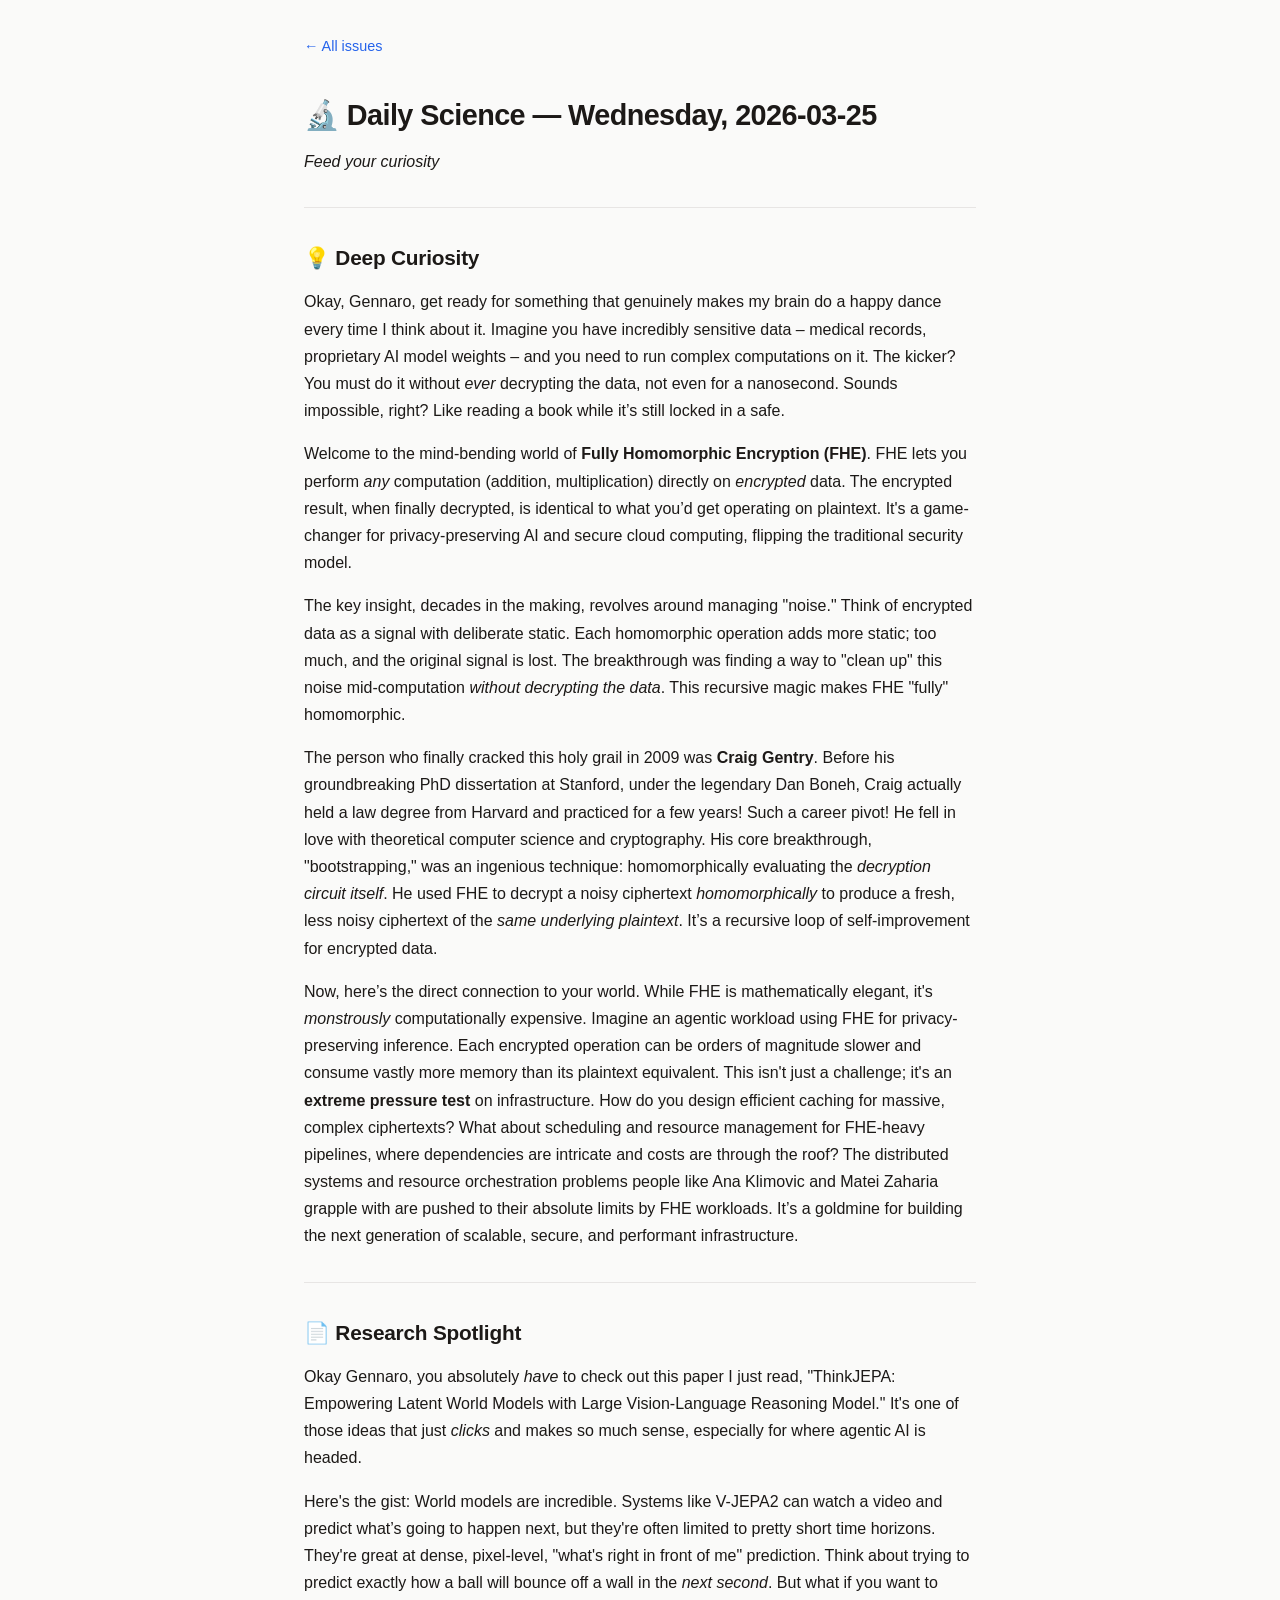
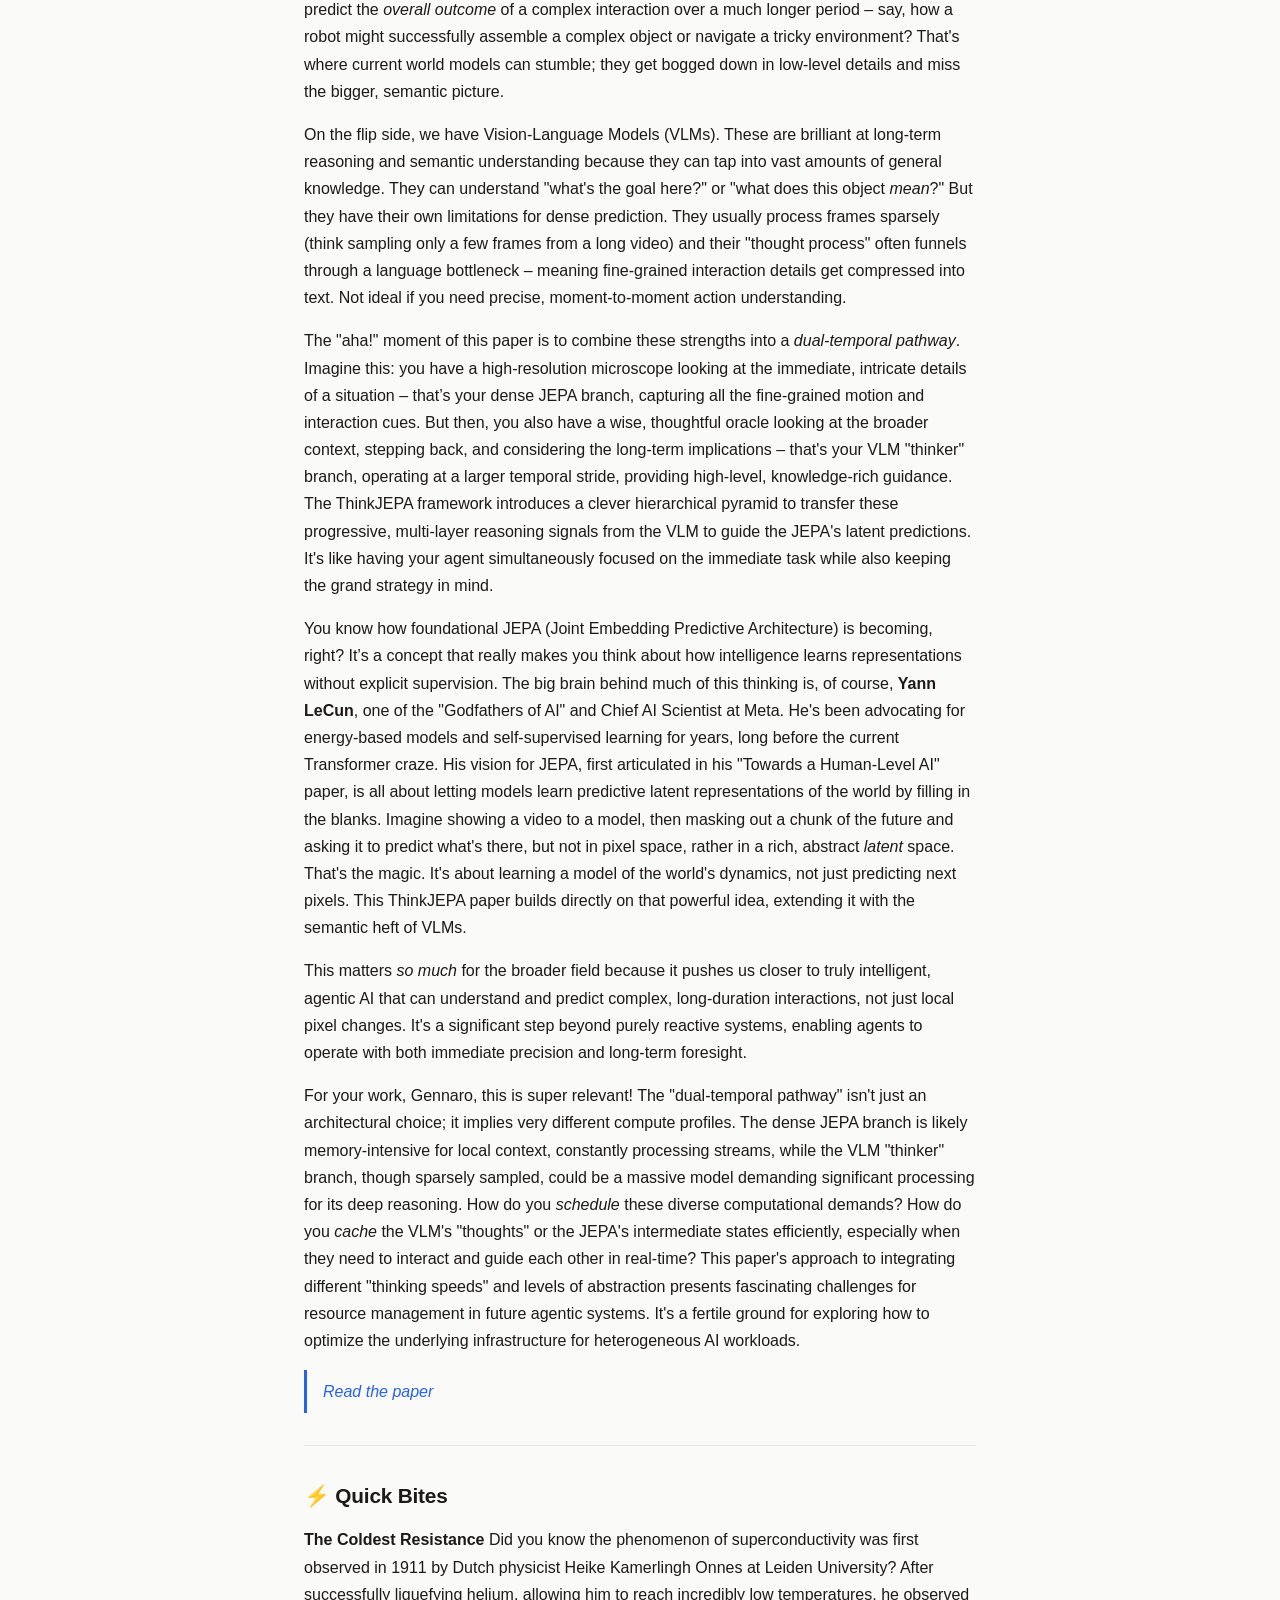
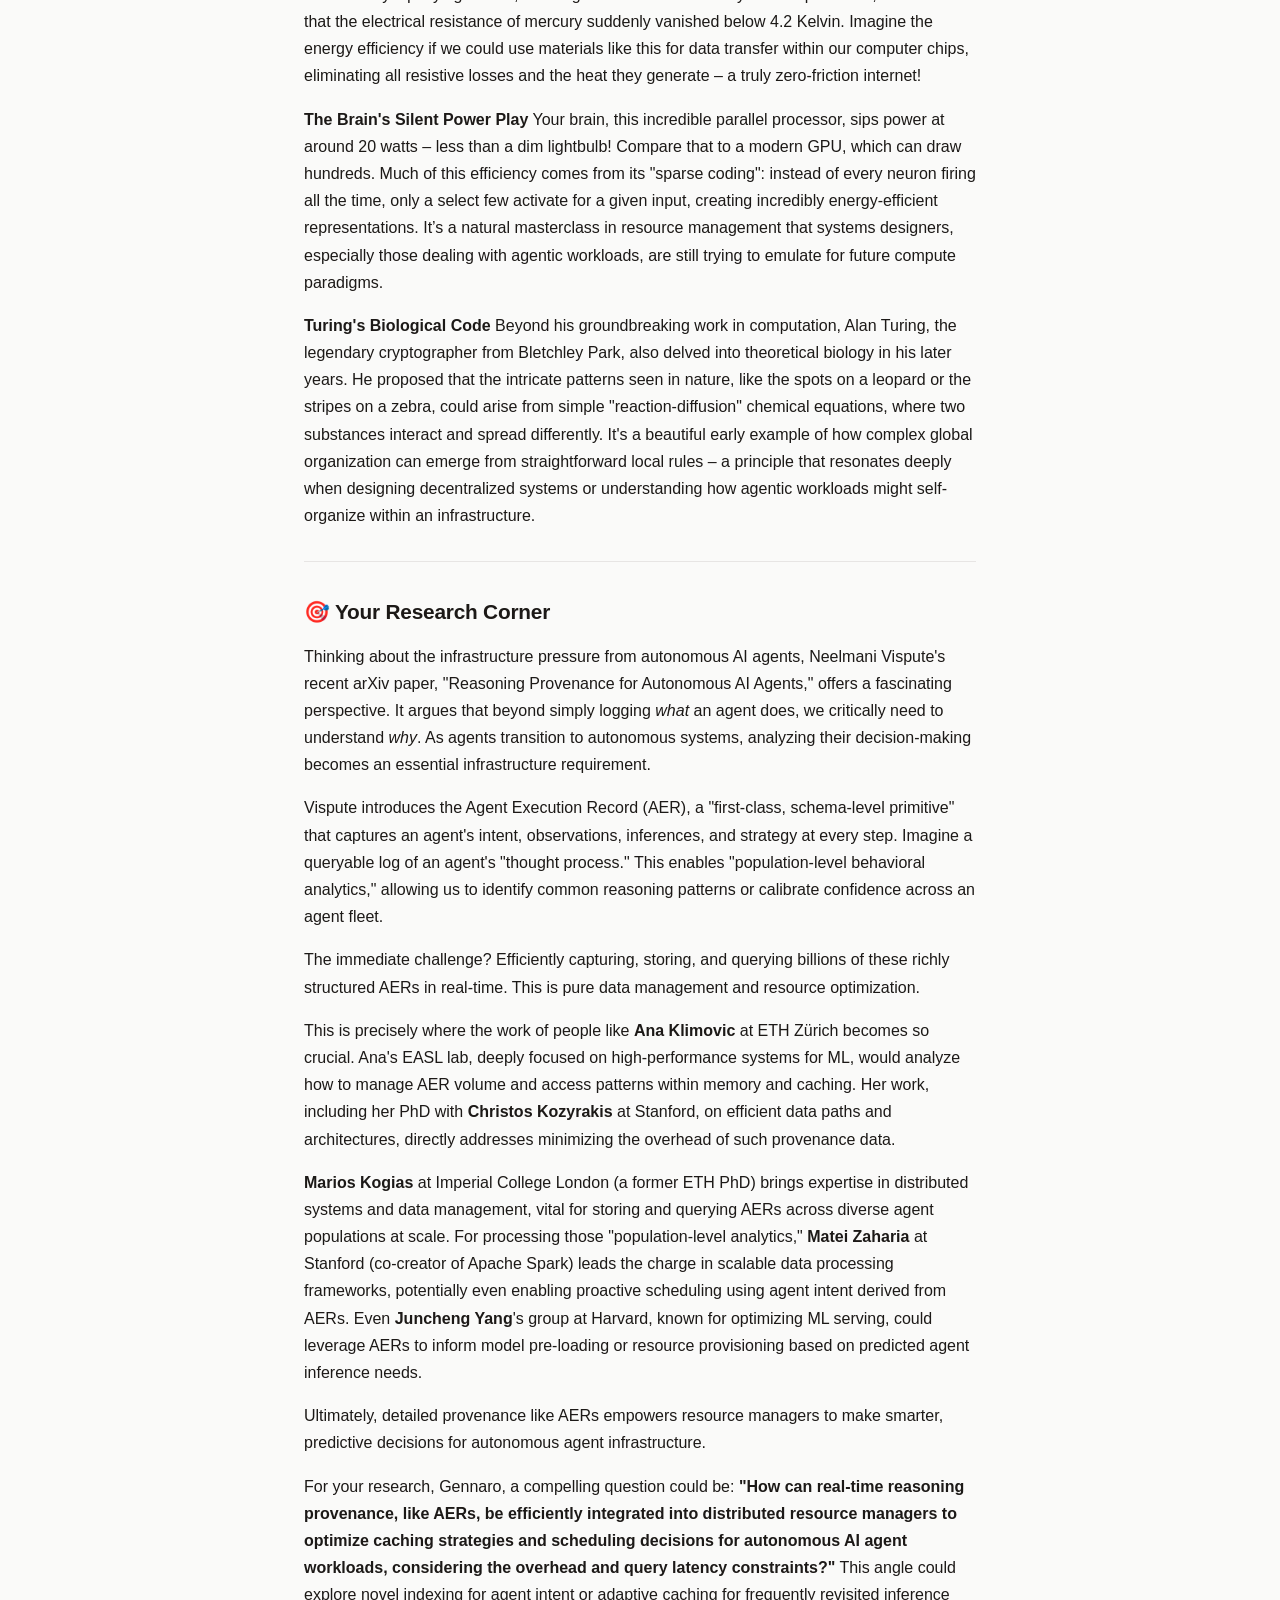
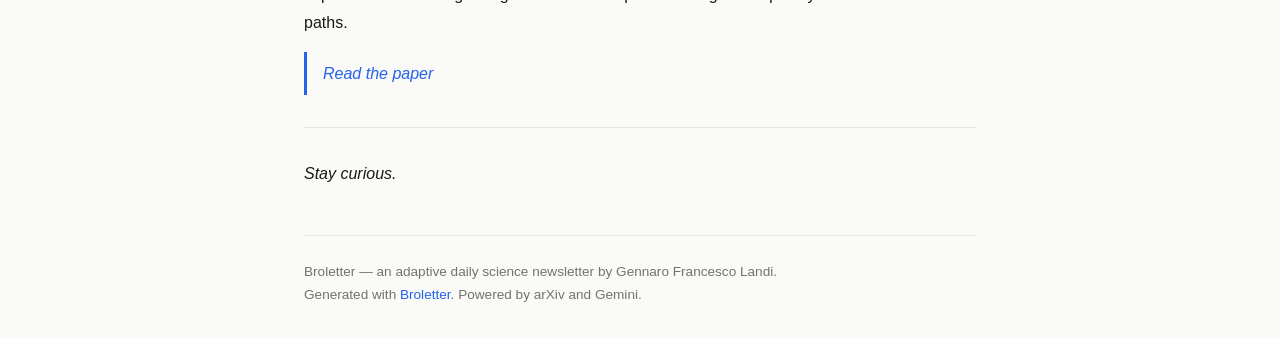
<file: docs/issues/2026-03-25.html>
<!DOCTYPE html>
<html lang="en">
<head>
<meta charset="utf-8">
<meta name="viewport" content="width=device-width, initial-scale=1">
<title>Broletter — March 25, 2026</title>
<link rel="stylesheet" href="../style.css">
</head>
<body>
<div class="nav"><a href="../">&larr; All issues</a></div>
<h1>🔬 Daily Science — Wednesday, 2026-03-25</h1>
<p><em>Feed your curiosity</em></p>
<hr>
<h2>💡 Deep Curiosity</h2>
<p>Okay, Gennaro, get ready for something that genuinely makes my brain do a happy dance every time I think about it. Imagine you have incredibly sensitive data – medical records, proprietary AI model weights – and you need to run complex computations on it. The kicker? You must do it without <em>ever</em> decrypting the data, not even for a nanosecond. Sounds impossible, right? Like reading a book while it’s still locked in a safe.</p>
<p>Welcome to the mind-bending world of <strong>Fully Homomorphic Encryption (FHE)</strong>. FHE lets you perform <em>any</em> computation (addition, multiplication) directly on <em>encrypted</em> data. The encrypted result, when finally decrypted, is identical to what you’d get operating on plaintext. It&#x27;s a game-changer for privacy-preserving AI and secure cloud computing, flipping the traditional security model.</p>
<p>The key insight, decades in the making, revolves around managing &quot;noise.&quot; Think of encrypted data as a signal with deliberate static. Each homomorphic operation adds more static; too much, and the original signal is lost. The breakthrough was finding a way to &quot;clean up&quot; this noise mid-computation <em>without decrypting the data</em>. This recursive magic makes FHE &quot;fully&quot; homomorphic.</p>
<p>The person who finally cracked this holy grail in 2009 was <strong>Craig Gentry</strong>. Before his groundbreaking PhD dissertation at Stanford, under the legendary Dan Boneh, Craig actually held a law degree from Harvard and practiced for a few years! Such a career pivot! He fell in love with theoretical computer science and cryptography. His core breakthrough, &quot;bootstrapping,&quot; was an ingenious technique: homomorphically evaluating the <em>decryption circuit itself</em>. He used FHE to decrypt a noisy ciphertext <em>homomorphically</em> to produce a fresh, less noisy ciphertext of the <em>same underlying plaintext</em>. It’s a recursive loop of self-improvement for encrypted data.</p>
<p>Now, here’s the direct connection to your world. While FHE is mathematically elegant, it&#x27;s <em>monstrously</em> computationally expensive. Imagine an agentic workload using FHE for privacy-preserving inference. Each encrypted operation can be orders of magnitude slower and consume vastly more memory than its plaintext equivalent. This isn&#x27;t just a challenge; it&#x27;s an <strong>extreme pressure test</strong> on infrastructure. How do you design efficient caching for massive, complex ciphertexts? What about scheduling and resource management for FHE-heavy pipelines, where dependencies are intricate and costs are through the roof? The distributed systems and resource orchestration problems people like Ana Klimovic and Matei Zaharia grapple with are pushed to their absolute limits by FHE workloads. It’s a goldmine for building the next generation of scalable, secure, and performant infrastructure.</p>
<hr>
<h2>📄 Research Spotlight</h2>
<p>Okay Gennaro, you absolutely <em>have</em> to check out this paper I just read, &quot;ThinkJEPA: Empowering Latent World Models with Large Vision-Language Reasoning Model.&quot; It&#x27;s one of those ideas that just <em>clicks</em> and makes so much sense, especially for where agentic AI is headed.</p>
<p>Here&#x27;s the gist: World models are incredible. Systems like V-JEPA2 can watch a video and predict what’s going to happen next, but they&#x27;re often limited to pretty short time horizons. They&#x27;re great at dense, pixel-level, &quot;what&#x27;s right in front of me&quot; prediction. Think about trying to predict exactly how a ball will bounce off a wall in the <em>next second</em>. But what if you want to predict the <em>overall outcome</em> of a complex interaction over a much longer period – say, how a robot might successfully assemble a complex object or navigate a tricky environment? That&#x27;s where current world models can stumble; they get bogged down in low-level details and miss the bigger, semantic picture.</p>
<p>On the flip side, we have Vision-Language Models (VLMs). These are brilliant at long-term reasoning and semantic understanding because they can tap into vast amounts of general knowledge. They can understand &quot;what&#x27;s the goal here?&quot; or &quot;what does this object <em>mean</em>?&quot; But they have their own limitations for dense prediction. They usually process frames sparsely (think sampling only a few frames from a long video) and their &quot;thought process&quot; often funnels through a language bottleneck – meaning fine-grained interaction details get compressed into text. Not ideal if you need precise, moment-to-moment action understanding.</p>
<p>The &quot;aha!&quot; moment of this paper is to combine these strengths into a <em>dual-temporal pathway</em>. Imagine this: you have a high-resolution microscope looking at the immediate, intricate details of a situation – that’s your dense JEPA branch, capturing all the fine-grained motion and interaction cues. But then, you also have a wise, thoughtful oracle looking at the broader context, stepping back, and considering the long-term implications – that&#x27;s your VLM &quot;thinker&quot; branch, operating at a larger temporal stride, providing high-level, knowledge-rich guidance. The ThinkJEPA framework introduces a clever hierarchical pyramid to transfer these progressive, multi-layer reasoning signals from the VLM to guide the JEPA&#x27;s latent predictions. It&#x27;s like having your agent simultaneously focused on the immediate task while also keeping the grand strategy in mind.</p>
<p>You know how foundational JEPA (Joint Embedding Predictive Architecture) is becoming, right? It’s a concept that really makes you think about how intelligence learns representations without explicit supervision. The big brain behind much of this thinking is, of course, <strong>Yann LeCun</strong>, one of the &quot;Godfathers of AI&quot; and Chief AI Scientist at Meta. He&#x27;s been advocating for energy-based models and self-supervised learning for years, long before the current Transformer craze. His vision for JEPA, first articulated in his &quot;Towards a Human-Level AI&quot; paper, is all about letting models learn predictive latent representations of the world by filling in the blanks. Imagine showing a video to a model, then masking out a chunk of the future and asking it to predict what&#x27;s there, but not in pixel space, rather in a rich, abstract <em>latent</em> space. That&#x27;s the magic. It&#x27;s about learning a model of the world&#x27;s dynamics, not just predicting next pixels. This ThinkJEPA paper builds directly on that powerful idea, extending it with the semantic heft of VLMs.</p>
<p>This matters <em>so much</em> for the broader field because it pushes us closer to truly intelligent, agentic AI that can understand and predict complex, long-duration interactions, not just local pixel changes. It&#x27;s a significant step beyond purely reactive systems, enabling agents to operate with both immediate precision and long-term foresight.</p>
<p>For your work, Gennaro, this is super relevant! The &quot;dual-temporal pathway&quot; isn&#x27;t just an architectural choice; it implies very different compute profiles. The dense JEPA branch is likely memory-intensive for local context, constantly processing streams, while the VLM &quot;thinker&quot; branch, though sparsely sampled, could be a massive model demanding significant processing for its deep reasoning. How do you <em>schedule</em> these diverse computational demands? How do you <em>cache</em> the VLM&#x27;s &quot;thoughts&quot; or the JEPA&#x27;s intermediate states efficiently, especially when they need to interact and guide each other in real-time? This paper&#x27;s approach to integrating different &quot;thinking speeds&quot; and levels of abstraction presents fascinating challenges for resource management in future agentic systems. It&#x27;s a fertile ground for exploring how to optimize the underlying infrastructure for heterogeneous AI workloads.</p>
<blockquote><a href="https://arxiv.org/pdf/2603.22281v1" target="_blank" rel="noopener">Read the paper</a></blockquote>
<hr>
<h2>⚡ Quick Bites</h2>
<p><strong>The Coldest Resistance</strong>
Did you know the phenomenon of superconductivity was first observed in 1911 by Dutch physicist Heike Kamerlingh Onnes at Leiden University? After successfully liquefying helium, allowing him to reach incredibly low temperatures, he observed that the electrical resistance of mercury suddenly vanished below 4.2 Kelvin. Imagine the energy efficiency if we could use materials like this for data transfer within our computer chips, eliminating all resistive losses and the heat they generate – a truly zero-friction internet!</p>
<p><strong>The Brain&#x27;s Silent Power Play</strong>
Your brain, this incredible parallel processor, sips power at around 20 watts – less than a dim lightbulb! Compare that to a modern GPU, which can draw hundreds. Much of this efficiency comes from its &quot;sparse coding&quot;: instead of every neuron firing all the time, only a select few activate for a given input, creating incredibly energy-efficient representations. It’s a natural masterclass in resource management that systems designers, especially those dealing with agentic workloads, are still trying to emulate for future compute paradigms.</p>
<p><strong>Turing&#x27;s Biological Code</strong>
Beyond his groundbreaking work in computation, Alan Turing, the legendary cryptographer from Bletchley Park, also delved into theoretical biology in his later years. He proposed that the intricate patterns seen in nature, like the spots on a leopard or the stripes on a zebra, could arise from simple &quot;reaction-diffusion&quot; chemical equations, where two substances interact and spread differently. It&#x27;s a beautiful early example of how complex global organization can emerge from straightforward local rules – a principle that resonates deeply when designing decentralized systems or understanding how agentic workloads might self-organize within an infrastructure.</p>
<hr>
<h2>🎯 Your Research Corner</h2>
<p>Thinking about the infrastructure pressure from autonomous AI agents, Neelmani Vispute&#x27;s recent arXiv paper, &quot;Reasoning Provenance for Autonomous AI Agents,&quot; offers a fascinating perspective. It argues that beyond simply logging <em>what</em> an agent does, we critically need to understand <em>why</em>. As agents transition to autonomous systems, analyzing their decision-making becomes an essential infrastructure requirement.</p>
<p>Vispute introduces the Agent Execution Record (AER), a &quot;first-class, schema-level primitive&quot; that captures an agent&#x27;s intent, observations, inferences, and strategy at every step. Imagine a queryable log of an agent&#x27;s &quot;thought process.&quot; This enables &quot;population-level behavioral analytics,&quot; allowing us to identify common reasoning patterns or calibrate confidence across an agent fleet.</p>
<p>The immediate challenge? Efficiently capturing, storing, and querying billions of these richly structured AERs in real-time. This is pure data management and resource optimization.</p>
<p>This is precisely where the work of people like <strong>Ana Klimovic</strong> at ETH Zürich becomes so crucial. Ana&#x27;s EASL lab, deeply focused on high-performance systems for ML, would analyze how to manage AER volume and access patterns within memory and caching. Her work, including her PhD with <strong>Christos Kozyrakis</strong> at Stanford, on efficient data paths and architectures, directly addresses minimizing the overhead of such provenance data.</p>
<p><strong>Marios Kogias</strong> at Imperial College London (a former ETH PhD) brings expertise in distributed systems and data management, vital for storing and querying AERs across diverse agent populations at scale. For processing those &quot;population-level analytics,&quot; <strong>Matei Zaharia</strong> at Stanford (co-creator of Apache Spark) leads the charge in scalable data processing frameworks, potentially even enabling proactive scheduling using agent intent derived from AERs. Even <strong>Juncheng Yang</strong>&#x27;s group at Harvard, known for optimizing ML serving, could leverage AERs to inform model pre-loading or resource provisioning based on predicted agent inference needs.</p>
<p>Ultimately, detailed provenance like AERs empowers resource managers to make smarter, predictive decisions for autonomous agent infrastructure.</p>
<p>For your research, Gennaro, a compelling question could be: <strong>&quot;How can real-time reasoning provenance, like AERs, be efficiently integrated into distributed resource managers to optimize caching strategies and scheduling decisions for autonomous AI agent workloads, considering the overhead and query latency constraints?&quot;</strong> This angle could explore novel indexing for agent intent or adaptive caching for frequently revisited inference paths.</p>
<blockquote><a href="https://arxiv.org/pdf/2603.21692v1" target="_blank" rel="noopener">Read the paper</a></blockquote>
<hr>
<p><em>Stay curious.</em></p>
<div class="footer">
    Broletter — an adaptive daily science newsletter by Gennaro Francesco Landi.<br>
    Generated with <a href="https://github.com/landigf/Broletter">Broletter</a>.
    Powered by arXiv and Gemini.
</div>
</body>
</html>
</file>
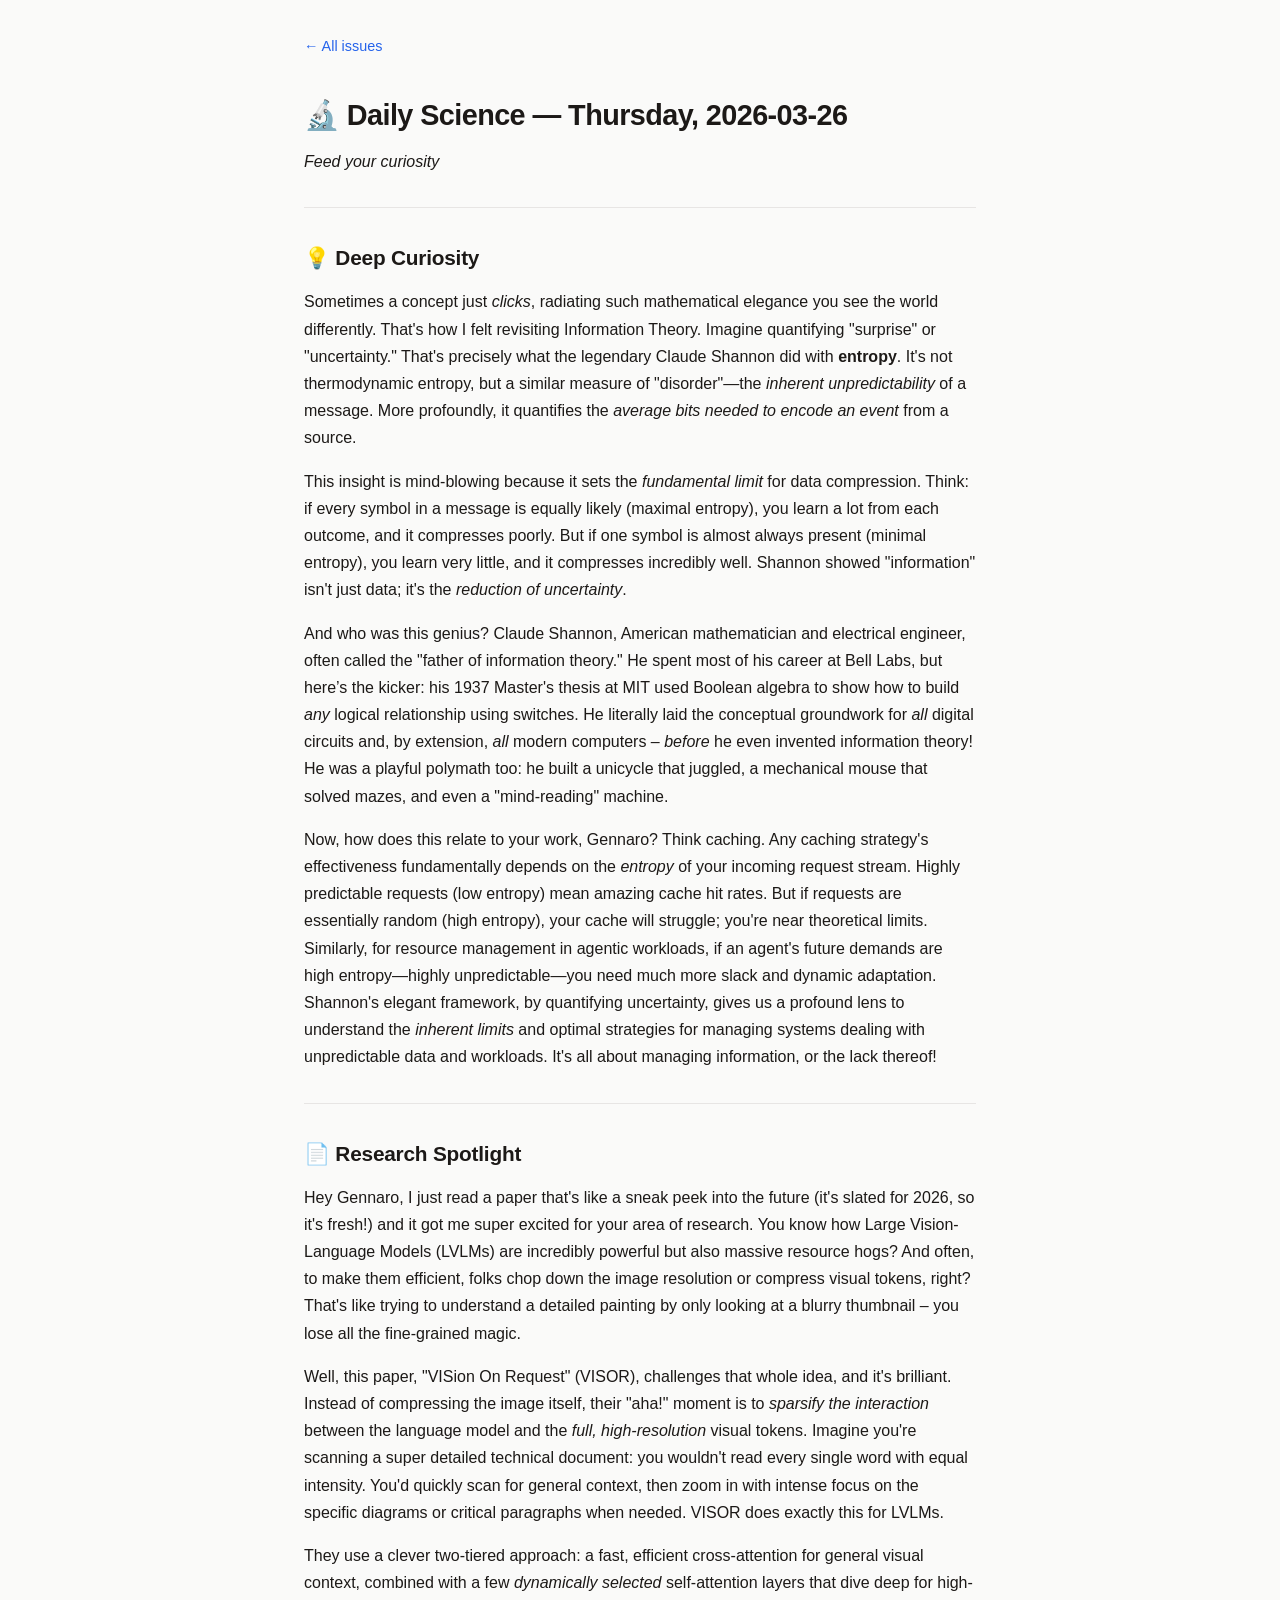
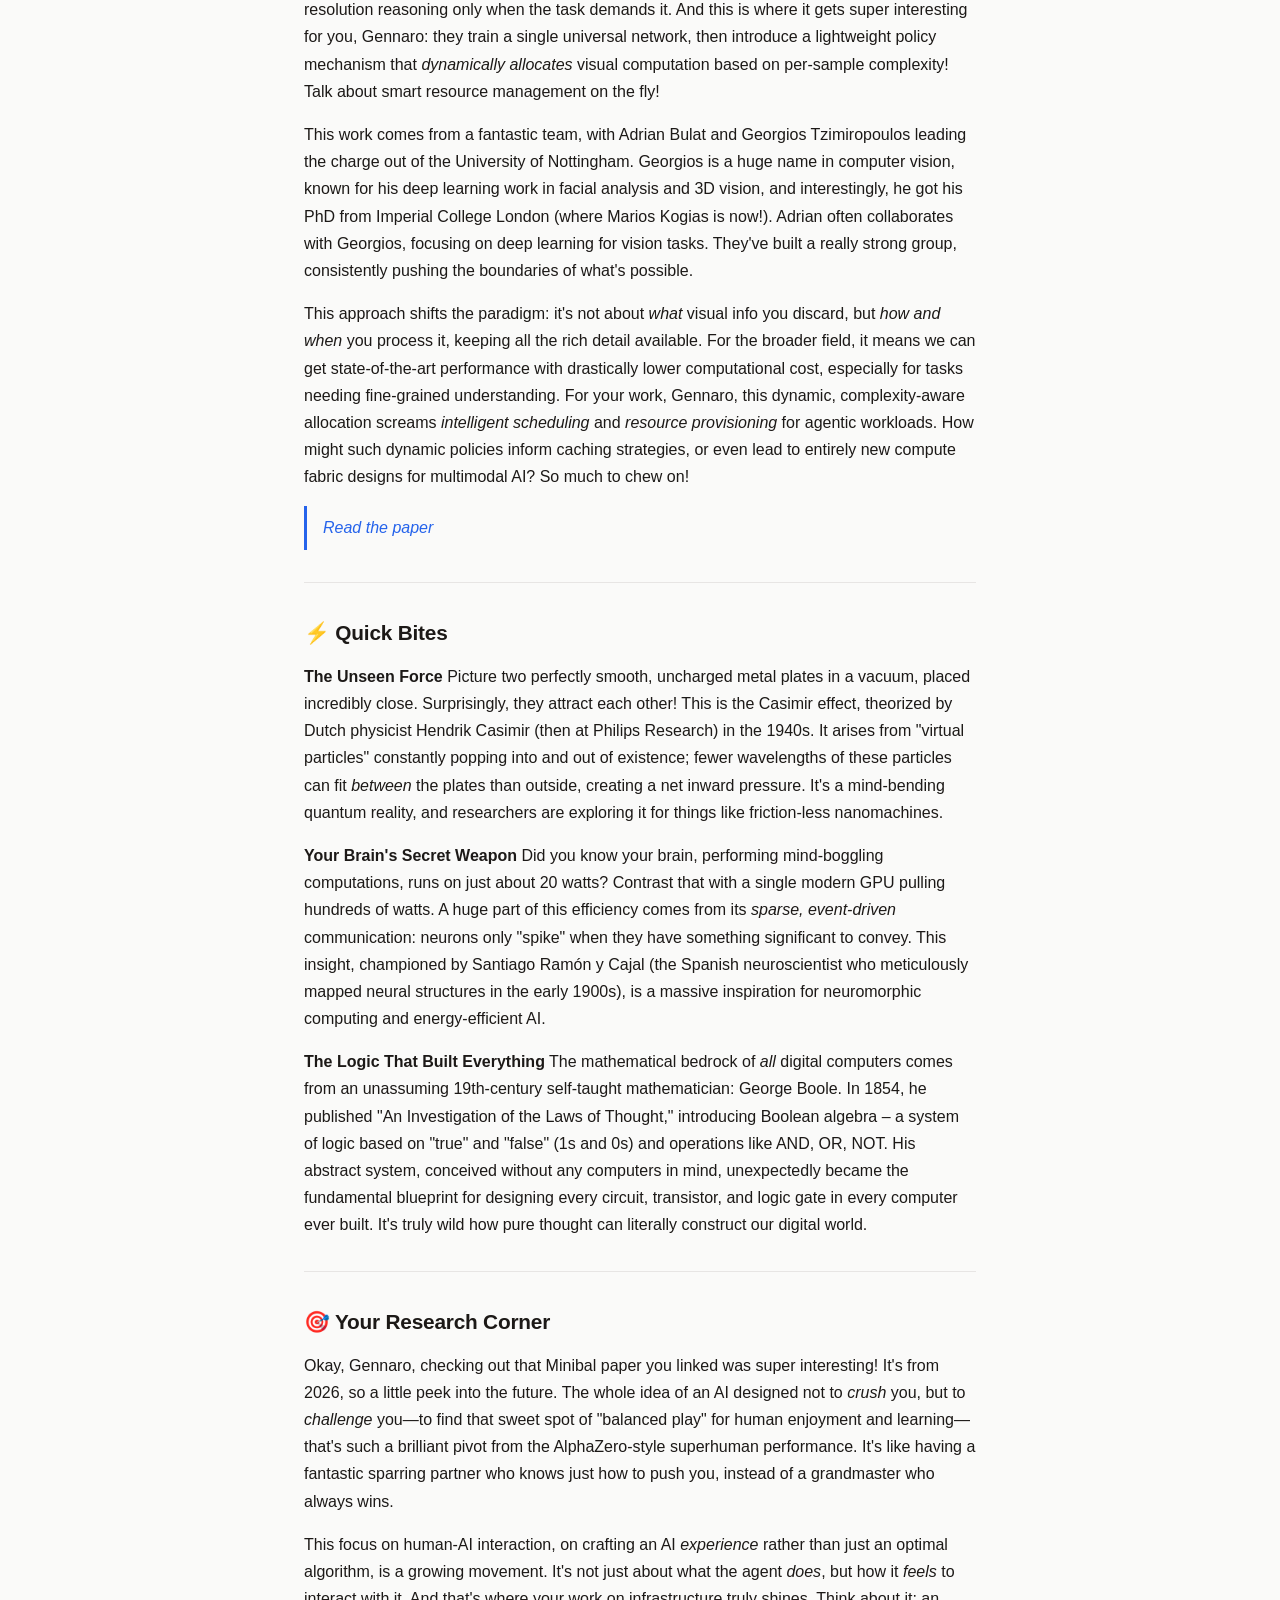
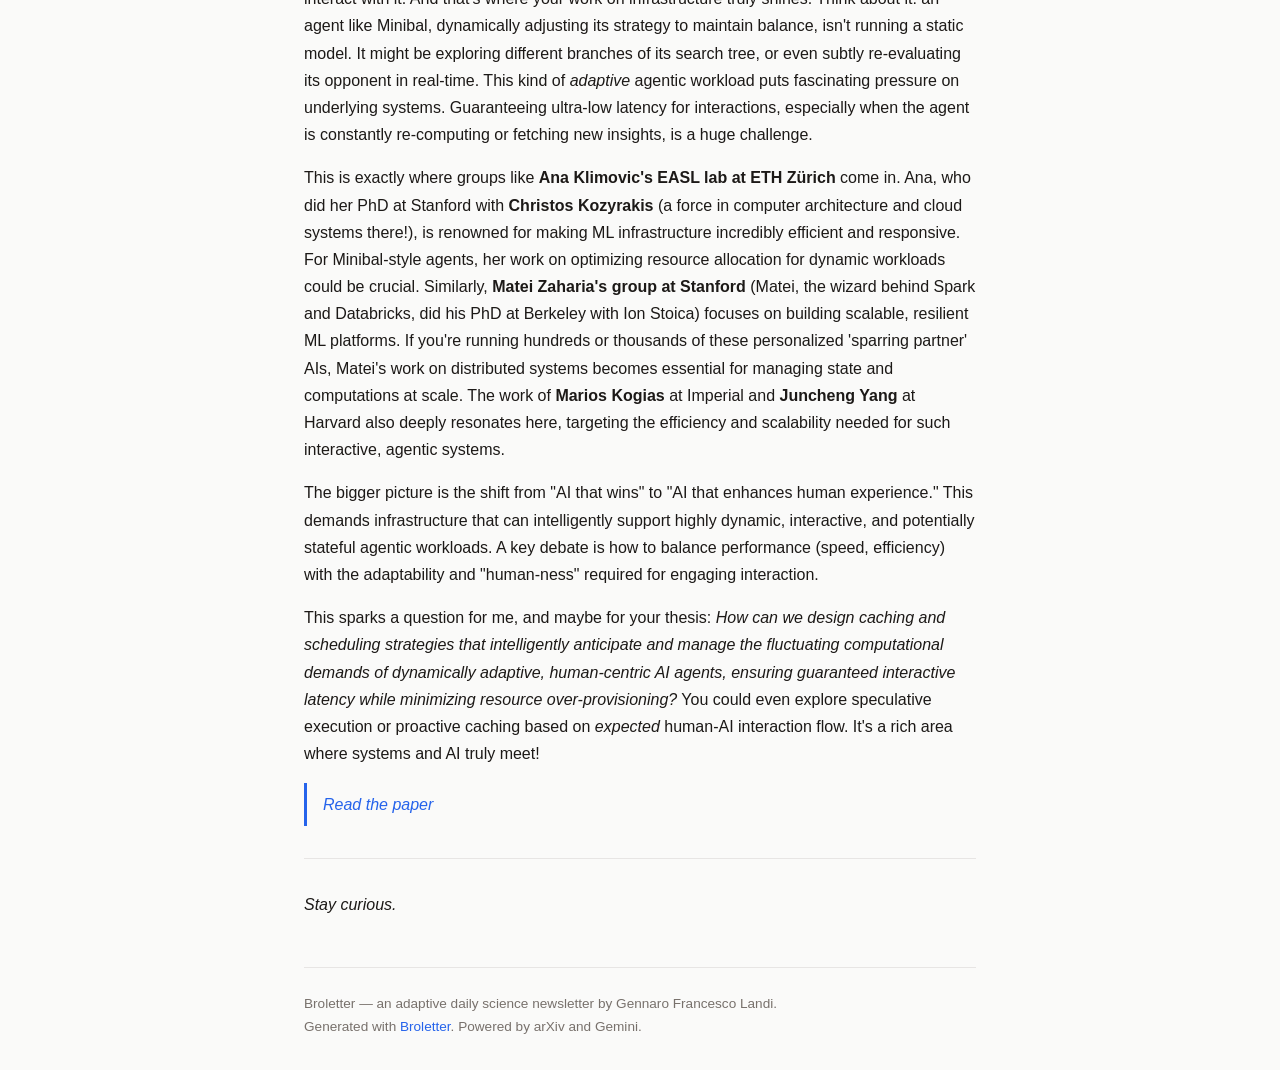
<file: docs/issues/2026-03-26.html>
<!DOCTYPE html>
<html lang="en">
<head>
<meta charset="utf-8">
<meta name="viewport" content="width=device-width, initial-scale=1">
<title>Broletter — March 26, 2026</title>
<link rel="stylesheet" href="../style.css">
</head>
<body>
<div class="nav"><a href="../">&larr; All issues</a></div>
<h1>🔬 Daily Science — Thursday, 2026-03-26</h1>
<p><em>Feed your curiosity</em></p>
<hr>
<h2>💡 Deep Curiosity</h2>
<p>Sometimes a concept just <em>clicks</em>, radiating such mathematical elegance you see the world differently. That&#x27;s how I felt revisiting Information Theory. Imagine quantifying &quot;surprise&quot; or &quot;uncertainty.&quot; That&#x27;s precisely what the legendary Claude Shannon did with <strong>entropy</strong>. It&#x27;s not thermodynamic entropy, but a similar measure of &quot;disorder&quot;—the <em>inherent unpredictability</em> of a message. More profoundly, it quantifies the <em>average bits needed to encode an event</em> from a source.</p>
<p>This insight is mind-blowing because it sets the <em>fundamental limit</em> for data compression. Think: if every symbol in a message is equally likely (maximal entropy), you learn a lot from each outcome, and it compresses poorly. But if one symbol is almost always present (minimal entropy), you learn very little, and it compresses incredibly well. Shannon showed &quot;information&quot; isn&#x27;t just data; it&#x27;s the <em>reduction of uncertainty</em>.</p>
<p>And who was this genius? Claude Shannon, American mathematician and electrical engineer, often called the &quot;father of information theory.&quot; He spent most of his career at Bell Labs, but here’s the kicker: his 1937 Master&#x27;s thesis at MIT used Boolean algebra to show how to build <em>any</em> logical relationship using switches. He literally laid the conceptual groundwork for <em>all</em> digital circuits and, by extension, <em>all</em> modern computers – <em>before</em> he even invented information theory! He was a playful polymath too: he built a unicycle that juggled, a mechanical mouse that solved mazes, and even a &quot;mind-reading&quot; machine.</p>
<p>Now, how does this relate to your work, Gennaro? Think caching. Any caching strategy&#x27;s effectiveness fundamentally depends on the <em>entropy</em> of your incoming request stream. Highly predictable requests (low entropy) mean amazing cache hit rates. But if requests are essentially random (high entropy), your cache will struggle; you&#x27;re near theoretical limits. Similarly, for resource management in agentic workloads, if an agent&#x27;s future demands are high entropy—highly unpredictable—you need much more slack and dynamic adaptation. Shannon&#x27;s elegant framework, by quantifying uncertainty, gives us a profound lens to understand the <em>inherent limits</em> and optimal strategies for managing systems dealing with unpredictable data and workloads. It&#x27;s all about managing information, or the lack thereof!</p>
<hr>
<h2>📄 Research Spotlight</h2>
<p>Hey Gennaro, I just read a paper that&#x27;s like a sneak peek into the future (it&#x27;s slated for 2026, so it&#x27;s fresh!) and it got me super excited for your area of research. You know how Large Vision-Language Models (LVLMs) are incredibly powerful but also massive resource hogs? And often, to make them efficient, folks chop down the image resolution or compress visual tokens, right? That&#x27;s like trying to understand a detailed painting by only looking at a blurry thumbnail – you lose all the fine-grained magic.</p>
<p>Well, this paper, &quot;VISion On Request&quot; (VISOR), challenges that whole idea, and it&#x27;s brilliant. Instead of compressing the image itself, their &quot;aha!&quot; moment is to <em>sparsify the interaction</em> between the language model and the <em>full, high-resolution</em> visual tokens. Imagine you&#x27;re scanning a super detailed technical document: you wouldn&#x27;t read every single word with equal intensity. You&#x27;d quickly scan for general context, then zoom in with intense focus on the specific diagrams or critical paragraphs when needed. VISOR does exactly this for LVLMs.</p>
<p>They use a clever two-tiered approach: a fast, efficient cross-attention for general visual context, combined with a few <em>dynamically selected</em> self-attention layers that dive deep for high-resolution reasoning only when the task demands it. And this is where it gets super interesting for you, Gennaro: they train a single universal network, then introduce a lightweight policy mechanism that <em>dynamically allocates</em> visual computation based on per-sample complexity! Talk about smart resource management on the fly!</p>
<p>This work comes from a fantastic team, with Adrian Bulat and Georgios Tzimiropoulos leading the charge out of the University of Nottingham. Georgios is a huge name in computer vision, known for his deep learning work in facial analysis and 3D vision, and interestingly, he got his PhD from Imperial College London (where Marios Kogias is now!). Adrian often collaborates with Georgios, focusing on deep learning for vision tasks. They&#x27;ve built a really strong group, consistently pushing the boundaries of what&#x27;s possible.</p>
<p>This approach shifts the paradigm: it&#x27;s not about <em>what</em> visual info you discard, but <em>how and when</em> you process it, keeping all the rich detail available. For the broader field, it means we can get state-of-the-art performance with drastically lower computational cost, especially for tasks needing fine-grained understanding. For your work, Gennaro, this dynamic, complexity-aware allocation screams <em>intelligent scheduling</em> and <em>resource provisioning</em> for agentic workloads. How might such dynamic policies inform caching strategies, or even lead to entirely new compute fabric designs for multimodal AI? So much to chew on!</p>
<blockquote><a href="https://arxiv.org/pdf/2603.23495v1" target="_blank" rel="noopener">Read the paper</a></blockquote>
<hr>
<h2>⚡ Quick Bites</h2>
<p><strong>The Unseen Force</strong>
Picture two perfectly smooth, uncharged metal plates in a vacuum, placed incredibly close. Surprisingly, they attract each other! This is the Casimir effect, theorized by Dutch physicist Hendrik Casimir (then at Philips Research) in the 1940s. It arises from &quot;virtual particles&quot; constantly popping into and out of existence; fewer wavelengths of these particles can fit <em>between</em> the plates than outside, creating a net inward pressure. It&#x27;s a mind-bending quantum reality, and researchers are exploring it for things like friction-less nanomachines.</p>
<p><strong>Your Brain&#x27;s Secret Weapon</strong>
Did you know your brain, performing mind-boggling computations, runs on just about 20 watts? Contrast that with a single modern GPU pulling hundreds of watts. A huge part of this efficiency comes from its <em>sparse, event-driven</em> communication: neurons only &quot;spike&quot; when they have something significant to convey. This insight, championed by Santiago Ramón y Cajal (the Spanish neuroscientist who meticulously mapped neural structures in the early 1900s), is a massive inspiration for neuromorphic computing and energy-efficient AI.</p>
<p><strong>The Logic That Built Everything</strong>
The mathematical bedrock of <em>all</em> digital computers comes from an unassuming 19th-century self-taught mathematician: George Boole. In 1854, he published &quot;An Investigation of the Laws of Thought,&quot; introducing Boolean algebra – a system of logic based on &quot;true&quot; and &quot;false&quot; (1s and 0s) and operations like AND, OR, NOT. His abstract system, conceived without any computers in mind, unexpectedly became the fundamental blueprint for designing every circuit, transistor, and logic gate in every computer ever built. It&#x27;s truly wild how pure thought can literally construct our digital world.</p>
<hr>
<h2>🎯 Your Research Corner</h2>
<p>Okay, Gennaro, checking out that Minibal paper you linked was super interesting! It&#x27;s from 2026, so a little peek into the future. The whole idea of an AI designed not to <em>crush</em> you, but to <em>challenge</em> you—to find that sweet spot of &quot;balanced play&quot; for human enjoyment and learning—that&#x27;s such a brilliant pivot from the AlphaZero-style superhuman performance. It&#x27;s like having a fantastic sparring partner who knows just how to push you, instead of a grandmaster who always wins.</p>
<p>This focus on human-AI interaction, on crafting an AI <em>experience</em> rather than just an optimal algorithm, is a growing movement. It&#x27;s not just about what the agent <em>does</em>, but how it <em>feels</em> to interact with it. And that&#x27;s where your work on infrastructure truly shines. Think about it: an agent like Minibal, dynamically adjusting its strategy to maintain balance, isn&#x27;t running a static model. It might be exploring different branches of its search tree, or even subtly re-evaluating its opponent in real-time. This kind of <em>adaptive</em> agentic workload puts fascinating pressure on underlying systems. Guaranteeing ultra-low latency for interactions, especially when the agent is constantly re-computing or fetching new insights, is a huge challenge.</p>
<p>This is exactly where groups like <strong>Ana Klimovic&#x27;s EASL lab at ETH Zürich</strong> come in. Ana, who did her PhD at Stanford with <strong>Christos Kozyrakis</strong> (a force in computer architecture and cloud systems there!), is renowned for making ML infrastructure incredibly efficient and responsive. For Minibal-style agents, her work on optimizing resource allocation for dynamic workloads could be crucial. Similarly, <strong>Matei Zaharia&#x27;s group at Stanford</strong> (Matei, the wizard behind Spark and Databricks, did his PhD at Berkeley with Ion Stoica) focuses on building scalable, resilient ML platforms. If you&#x27;re running hundreds or thousands of these personalized &#x27;sparring partner&#x27; AIs, Matei&#x27;s work on distributed systems becomes essential for managing state and computations at scale. The work of <strong>Marios Kogias</strong> at Imperial and <strong>Juncheng Yang</strong> at Harvard also deeply resonates here, targeting the efficiency and scalability needed for such interactive, agentic systems.</p>
<p>The bigger picture is the shift from &quot;AI that wins&quot; to &quot;AI that enhances human experience.&quot; This demands infrastructure that can intelligently support highly dynamic, interactive, and potentially stateful agentic workloads. A key debate is how to balance performance (speed, efficiency) with the adaptability and &quot;human-ness&quot; required for engaging interaction.</p>
<p>This sparks a question for me, and maybe for your thesis: <em>How can we design caching and scheduling strategies that intelligently anticipate and manage the fluctuating computational demands of dynamically adaptive, human-centric AI agents, ensuring guaranteed interactive latency while minimizing resource over-provisioning?</em> You could even explore speculative execution or proactive caching based on <em>expected</em> human-AI interaction flow. It&#x27;s a rich area where systems and AI truly meet!</p>
<blockquote><a href="https://arxiv.org/pdf/2603.23059v1" target="_blank" rel="noopener">Read the paper</a></blockquote>
<hr>
<p><em>Stay curious.</em></p>
<div class="footer">
    Broletter — an adaptive daily science newsletter by Gennaro Francesco Landi.<br>
    Generated with <a href="https://github.com/landigf/Broletter">Broletter</a>.
    Powered by arXiv and Gemini.
</div>
</body>
</html>
</file>
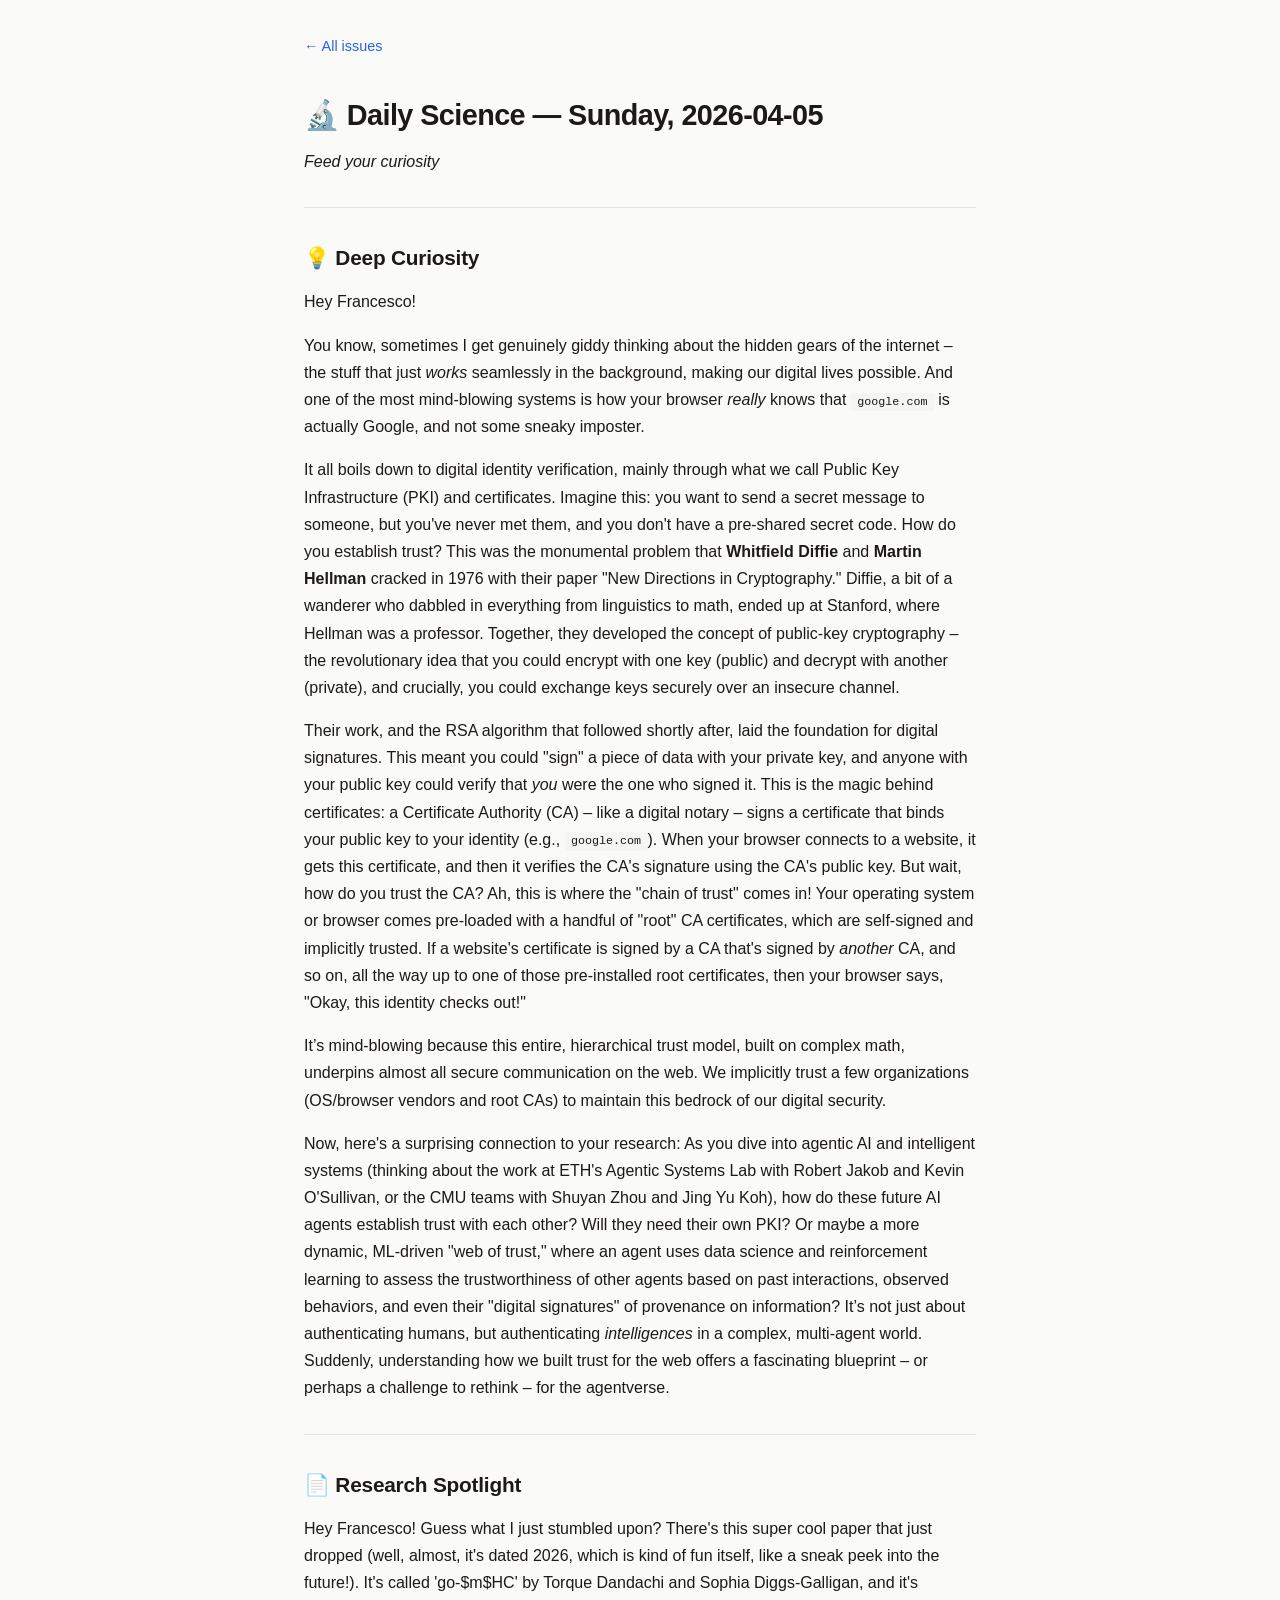
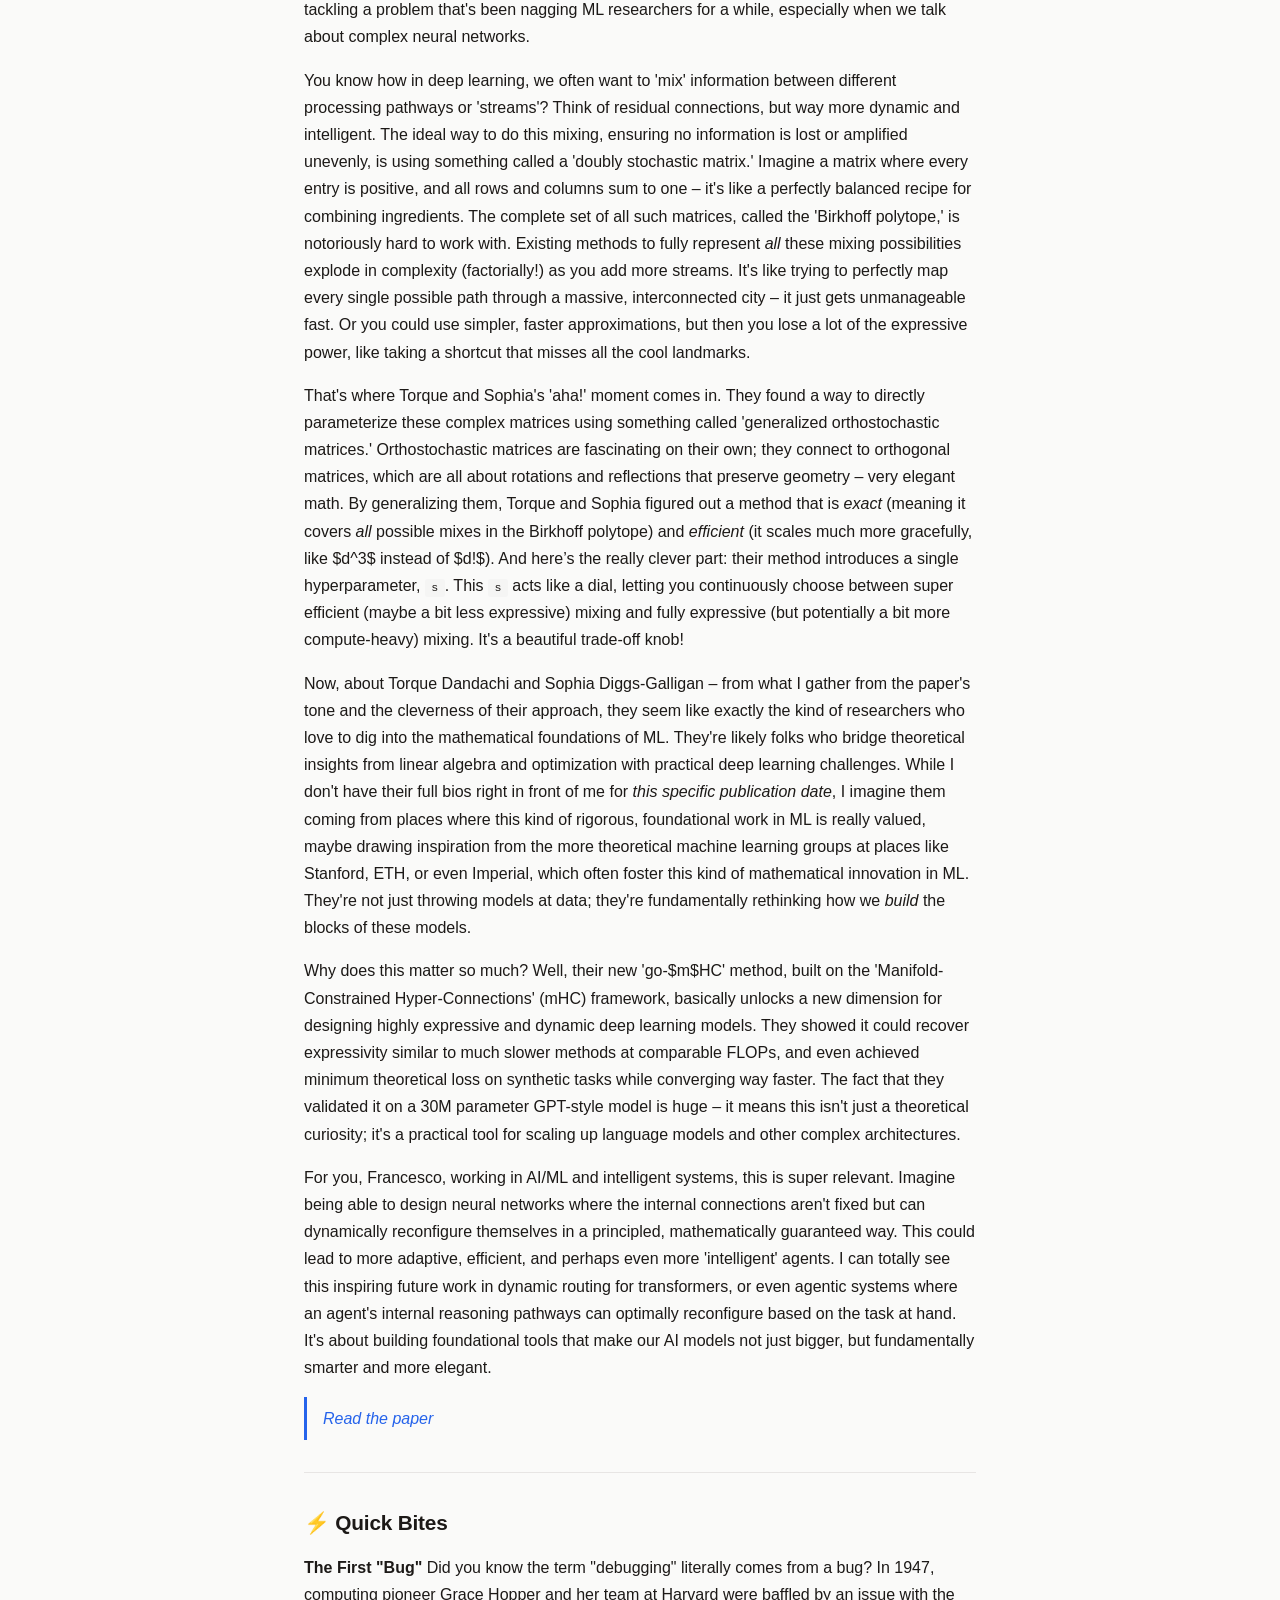
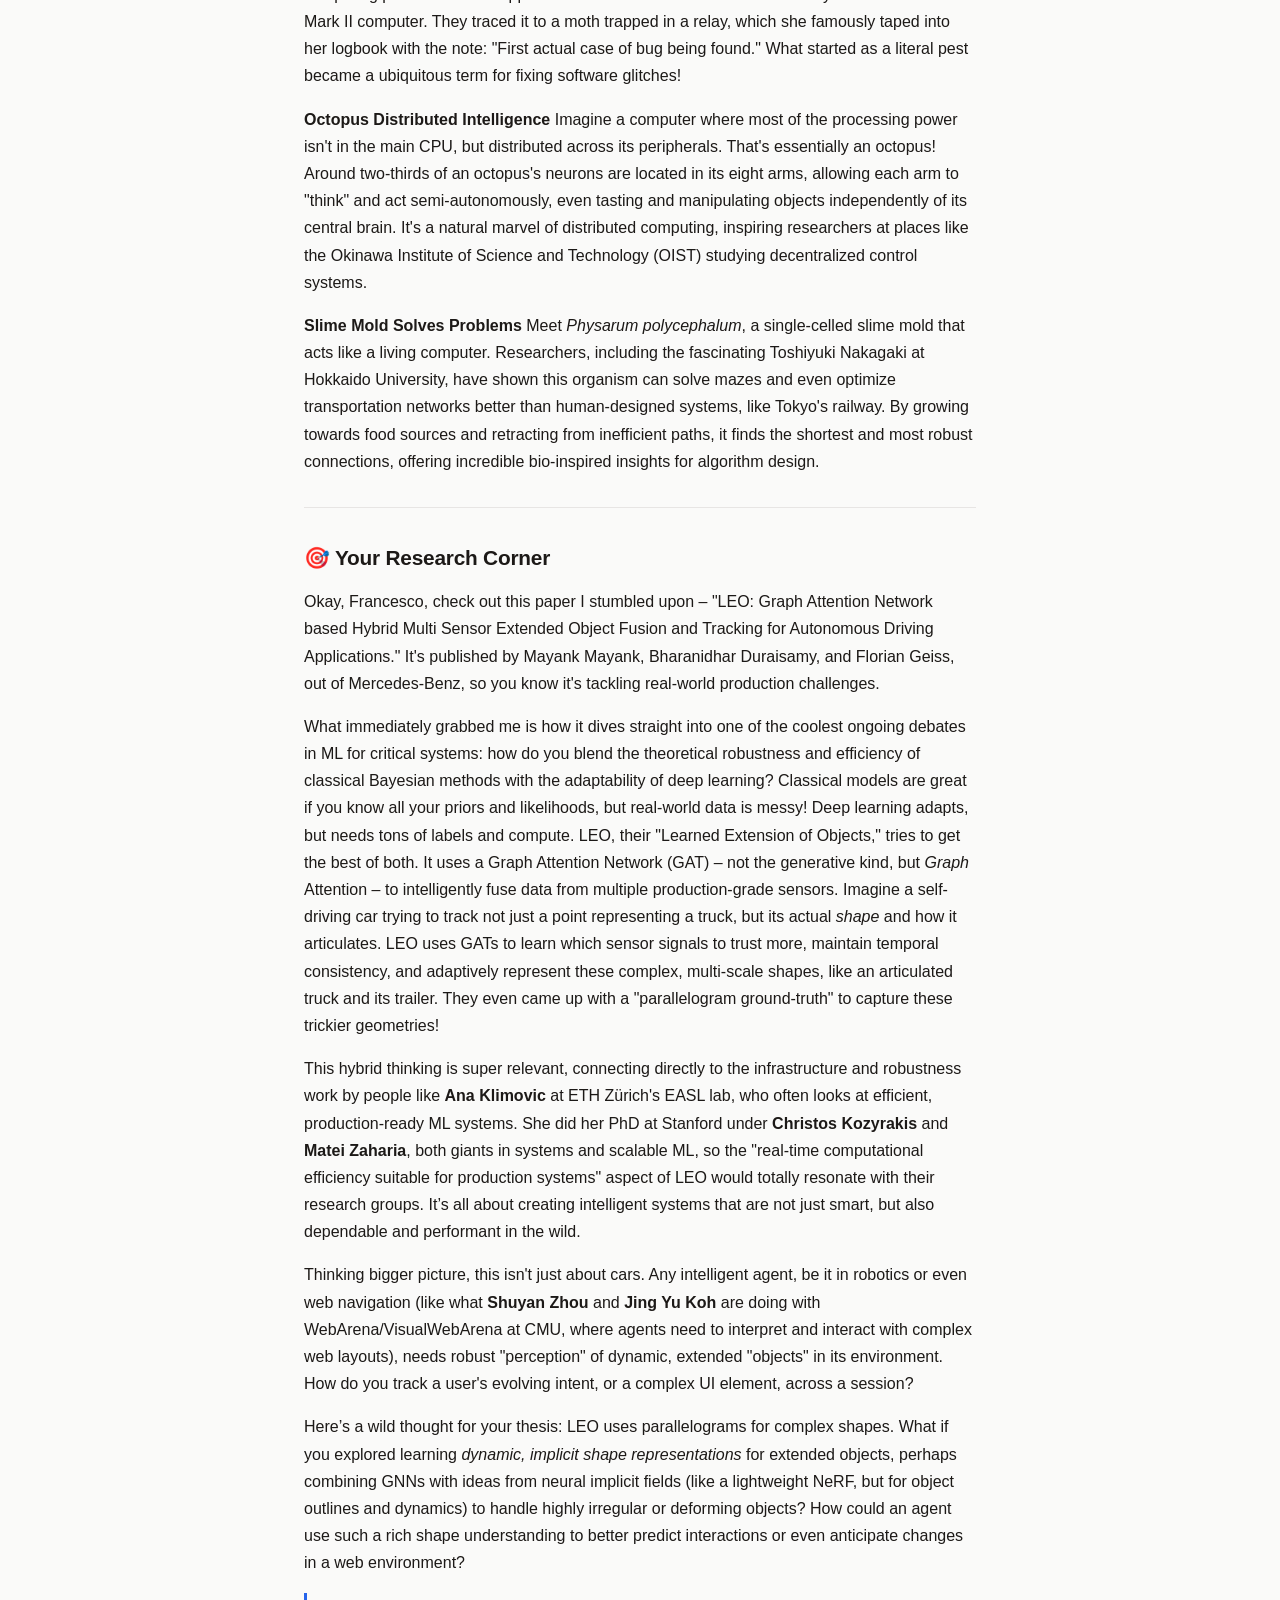
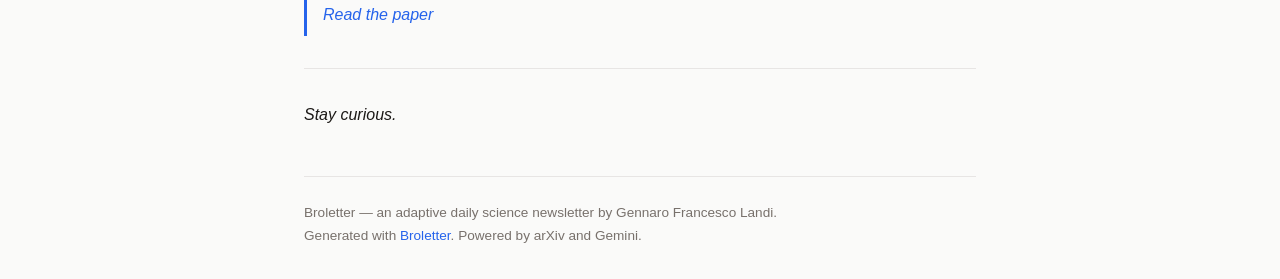
<file: docs/issues/2026-04-05.html>
<!DOCTYPE html>
<html lang="en">
<head>
<meta charset="utf-8">
<meta name="viewport" content="width=device-width, initial-scale=1">
<title>Broletter — April 05, 2026</title>
<link rel="stylesheet" href="../style.css">
</head>
<body>
<div class="nav"><a href="../">&larr; All issues</a></div>
<h1>🔬 Daily Science — Sunday, 2026-04-05</h1>
<p><em>Feed your curiosity</em></p>
<hr>
<h2>💡 Deep Curiosity</h2>
<p>Hey Francesco!</p>
<p>You know, sometimes I get genuinely giddy thinking about the hidden gears of the internet – the stuff that just <em>works</em> seamlessly in the background, making our digital lives possible. And one of the most mind-blowing systems is how your browser <em>really</em> knows that <code>google.com</code> is actually Google, and not some sneaky imposter.</p>
<p>It all boils down to digital identity verification, mainly through what we call Public Key Infrastructure (PKI) and certificates. Imagine this: you want to send a secret message to someone, but you&#x27;ve never met them, and you don&#x27;t have a pre-shared secret code. How do you establish trust? This was the monumental problem that <strong>Whitfield Diffie</strong> and <strong>Martin Hellman</strong> cracked in 1976 with their paper &quot;New Directions in Cryptography.&quot; Diffie, a bit of a wanderer who dabbled in everything from linguistics to math, ended up at Stanford, where Hellman was a professor. Together, they developed the concept of public-key cryptography – the revolutionary idea that you could encrypt with one key (public) and decrypt with another (private), and crucially, you could exchange keys securely over an insecure channel.</p>
<p>Their work, and the RSA algorithm that followed shortly after, laid the foundation for digital signatures. This meant you could &quot;sign&quot; a piece of data with your private key, and anyone with your public key could verify that <em>you</em> were the one who signed it. This is the magic behind certificates: a Certificate Authority (CA) – like a digital notary – signs a certificate that binds your public key to your identity (e.g., <code>google.com</code>). When your browser connects to a website, it gets this certificate, and then it verifies the CA&#x27;s signature using the CA&#x27;s public key. But wait, how do you trust the CA? Ah, this is where the &quot;chain of trust&quot; comes in! Your operating system or browser comes pre-loaded with a handful of &quot;root&quot; CA certificates, which are self-signed and implicitly trusted. If a website&#x27;s certificate is signed by a CA that&#x27;s signed by <em>another</em> CA, and so on, all the way up to one of those pre-installed root certificates, then your browser says, &quot;Okay, this identity checks out!&quot;</p>
<p>It’s mind-blowing because this entire, hierarchical trust model, built on complex math, underpins almost all secure communication on the web. We implicitly trust a few organizations (OS/browser vendors and root CAs) to maintain this bedrock of our digital security.</p>
<p>Now, here&#x27;s a surprising connection to your research: As you dive into agentic AI and intelligent systems (thinking about the work at ETH&#x27;s Agentic Systems Lab with Robert Jakob and Kevin O&#x27;Sullivan, or the CMU teams with Shuyan Zhou and Jing Yu Koh), how do these future AI agents establish trust with each other? Will they need their own PKI? Or maybe a more dynamic, ML-driven &quot;web of trust,&quot; where an agent uses data science and reinforcement learning to assess the trustworthiness of other agents based on past interactions, observed behaviors, and even their &quot;digital signatures&quot; of provenance on information? It’s not just about authenticating humans, but authenticating <em>intelligences</em> in a complex, multi-agent world. Suddenly, understanding how we built trust for the web offers a fascinating blueprint – or perhaps a challenge to rethink – for the agentverse.</p>
<hr>
<h2>📄 Research Spotlight</h2>
<p>Hey Francesco! Guess what I just stumbled upon? There&#x27;s this super cool paper that just dropped (well, almost, it&#x27;s dated 2026, which is kind of fun itself, like a sneak peek into the future!). It&#x27;s called &#x27;go-$m$HC&#x27; by Torque Dandachi and Sophia Diggs-Galligan, and it&#x27;s tackling a problem that&#x27;s been nagging ML researchers for a while, especially when we talk about complex neural networks.</p>
<p>You know how in deep learning, we often want to &#x27;mix&#x27; information between different processing pathways or &#x27;streams&#x27;? Think of residual connections, but way more dynamic and intelligent. The ideal way to do this mixing, ensuring no information is lost or amplified unevenly, is using something called a &#x27;doubly stochastic matrix.&#x27; Imagine a matrix where every entry is positive, and all rows and columns sum to one – it&#x27;s like a perfectly balanced recipe for combining ingredients. The complete set of all such matrices, called the &#x27;Birkhoff polytope,&#x27; is notoriously hard to work with. Existing methods to fully represent <em>all</em> these mixing possibilities explode in complexity (factorially!) as you add more streams. It&#x27;s like trying to perfectly map every single possible path through a massive, interconnected city – it just gets unmanageable fast. Or you could use simpler, faster approximations, but then you lose a lot of the expressive power, like taking a shortcut that misses all the cool landmarks.</p>
<p>That&#x27;s where Torque and Sophia&#x27;s &#x27;aha!&#x27; moment comes in. They found a way to directly parameterize these complex matrices using something called &#x27;generalized orthostochastic matrices.&#x27; Orthostochastic matrices are fascinating on their own; they connect to orthogonal matrices, which are all about rotations and reflections that preserve geometry – very elegant math. By generalizing them, Torque and Sophia figured out a method that is <em>exact</em> (meaning it covers <em>all</em> possible mixes in the Birkhoff polytope) and <em>efficient</em> (it scales much more gracefully, like $d^3$ instead of $d!$). And here’s the really clever part: their method introduces a single hyperparameter, <code>s</code>. This <code>s</code> acts like a dial, letting you continuously choose between super efficient (maybe a bit less expressive) mixing and fully expressive (but potentially a bit more compute-heavy) mixing. It&#x27;s a beautiful trade-off knob!</p>
<p>Now, about Torque Dandachi and Sophia Diggs-Galligan – from what I gather from the paper&#x27;s tone and the cleverness of their approach, they seem like exactly the kind of researchers who love to dig into the mathematical foundations of ML. They&#x27;re likely folks who bridge theoretical insights from linear algebra and optimization with practical deep learning challenges. While I don&#x27;t have their full bios right in front of me for <em>this specific publication date</em>, I imagine them coming from places where this kind of rigorous, foundational work in ML is really valued, maybe drawing inspiration from the more theoretical machine learning groups at places like Stanford, ETH, or even Imperial, which often foster this kind of mathematical innovation in ML. They&#x27;re not just throwing models at data; they&#x27;re fundamentally rethinking how we <em>build</em> the blocks of these models.</p>
<p>Why does this matter so much? Well, their new &#x27;go-$m$HC&#x27; method, built on the &#x27;Manifold-Constrained Hyper-Connections&#x27; (mHC) framework, basically unlocks a new dimension for designing highly expressive and dynamic deep learning models. They showed it could recover expressivity similar to much slower methods at comparable FLOPs, and even achieved minimum theoretical loss on synthetic tasks while converging way faster. The fact that they validated it on a 30M parameter GPT-style model is huge – it means this isn&#x27;t just a theoretical curiosity; it&#x27;s a practical tool for scaling up language models and other complex architectures.</p>
<p>For you, Francesco, working in AI/ML and intelligent systems, this is super relevant. Imagine being able to design neural networks where the internal connections aren&#x27;t fixed but can dynamically reconfigure themselves in a principled, mathematically guaranteed way. This could lead to more adaptive, efficient, and perhaps even more &#x27;intelligent&#x27; agents. I can totally see this inspiring future work in dynamic routing for transformers, or even agentic systems where an agent&#x27;s internal reasoning pathways can optimally reconfigure based on the task at hand. It&#x27;s about building foundational tools that make our AI models not just bigger, but fundamentally smarter and more elegant.</p>
<blockquote><a href="https://arxiv.org/pdf/2604.02309v1" target="_blank" rel="noopener">Read the paper</a></blockquote>
<hr>
<h2>⚡ Quick Bites</h2>
<p><strong>The First &quot;Bug&quot;</strong>
Did you know the term &quot;debugging&quot; literally comes from a bug? In 1947, computing pioneer Grace Hopper and her team at Harvard were baffled by an issue with the Mark II computer. They traced it to a moth trapped in a relay, which she famously taped into her logbook with the note: &quot;First actual case of bug being found.&quot; What started as a literal pest became a ubiquitous term for fixing software glitches!</p>
<p><strong>Octopus Distributed Intelligence</strong>
Imagine a computer where most of the processing power isn&#x27;t in the main CPU, but distributed across its peripherals. That&#x27;s essentially an octopus! Around two-thirds of an octopus&#x27;s neurons are located in its eight arms, allowing each arm to &quot;think&quot; and act semi-autonomously, even tasting and manipulating objects independently of its central brain. It&#x27;s a natural marvel of distributed computing, inspiring researchers at places like the Okinawa Institute of Science and Technology (OIST) studying decentralized control systems.</p>
<p><strong>Slime Mold Solves Problems</strong>
Meet <em>Physarum polycephalum</em>, a single-celled slime mold that acts like a living computer. Researchers, including the fascinating Toshiyuki Nakagaki at Hokkaido University, have shown this organism can solve mazes and even optimize transportation networks better than human-designed systems, like Tokyo&#x27;s railway. By growing towards food sources and retracting from inefficient paths, it finds the shortest and most robust connections, offering incredible bio-inspired insights for algorithm design.</p>
<hr>
<h2>🎯 Your Research Corner</h2>
<p>Okay, Francesco, check out this paper I stumbled upon – &quot;LEO: Graph Attention Network based Hybrid Multi Sensor Extended Object Fusion and Tracking for Autonomous Driving Applications.&quot; It&#x27;s published by Mayank Mayank, Bharanidhar Duraisamy, and Florian Geiss, out of Mercedes-Benz, so you know it&#x27;s tackling real-world production challenges.</p>
<p>What immediately grabbed me is how it dives straight into one of the coolest ongoing debates in ML for critical systems: how do you blend the theoretical robustness and efficiency of classical Bayesian methods with the adaptability of deep learning? Classical models are great if you know all your priors and likelihoods, but real-world data is messy! Deep learning adapts, but needs tons of labels and compute. LEO, their &quot;Learned Extension of Objects,&quot; tries to get the best of both. It uses a Graph Attention Network (GAT) – not the generative kind, but <em>Graph</em> Attention – to intelligently fuse data from multiple production-grade sensors. Imagine a self-driving car trying to track not just a point representing a truck, but its actual <em>shape</em> and how it articulates. LEO uses GATs to learn which sensor signals to trust more, maintain temporal consistency, and adaptively represent these complex, multi-scale shapes, like an articulated truck and its trailer. They even came up with a &quot;parallelogram ground-truth&quot; to capture these trickier geometries!</p>
<p>This hybrid thinking is super relevant, connecting directly to the infrastructure and robustness work by people like <strong>Ana Klimovic</strong> at ETH Zürich&#x27;s EASL lab, who often looks at efficient, production-ready ML systems. She did her PhD at Stanford under <strong>Christos Kozyrakis</strong> and <strong>Matei Zaharia</strong>, both giants in systems and scalable ML, so the &quot;real-time computational efficiency suitable for production systems&quot; aspect of LEO would totally resonate with their research groups. It’s all about creating intelligent systems that are not just smart, but also dependable and performant in the wild.</p>
<p>Thinking bigger picture, this isn&#x27;t just about cars. Any intelligent agent, be it in robotics or even web navigation (like what <strong>Shuyan Zhou</strong> and <strong>Jing Yu Koh</strong> are doing with WebArena/VisualWebArena at CMU, where agents need to interpret and interact with complex web layouts), needs robust &quot;perception&quot; of dynamic, extended &quot;objects&quot; in its environment. How do you track a user&#x27;s evolving intent, or a complex UI element, across a session?</p>
<p>Here’s a wild thought for your thesis: LEO uses parallelograms for complex shapes. What if you explored learning <em>dynamic, implicit shape representations</em> for extended objects, perhaps combining GNNs with ideas from neural implicit fields (like a lightweight NeRF, but for object outlines and dynamics) to handle highly irregular or deforming objects? How could an agent use such a rich shape understanding to better predict interactions or even anticipate changes in a web environment?</p>
<blockquote><a href="https://arxiv.org/pdf/2604.02206v1" target="_blank" rel="noopener">Read the paper</a></blockquote>
<hr>
<p><em>Stay curious.</em></p>
<div class="footer">
    Broletter — an adaptive daily science newsletter by Gennaro Francesco Landi.<br>
    Generated with <a href="https://github.com/landigf/Broletter">Broletter</a>.
    Powered by arXiv and Gemini.
</div>
</body>
</html>
</file>
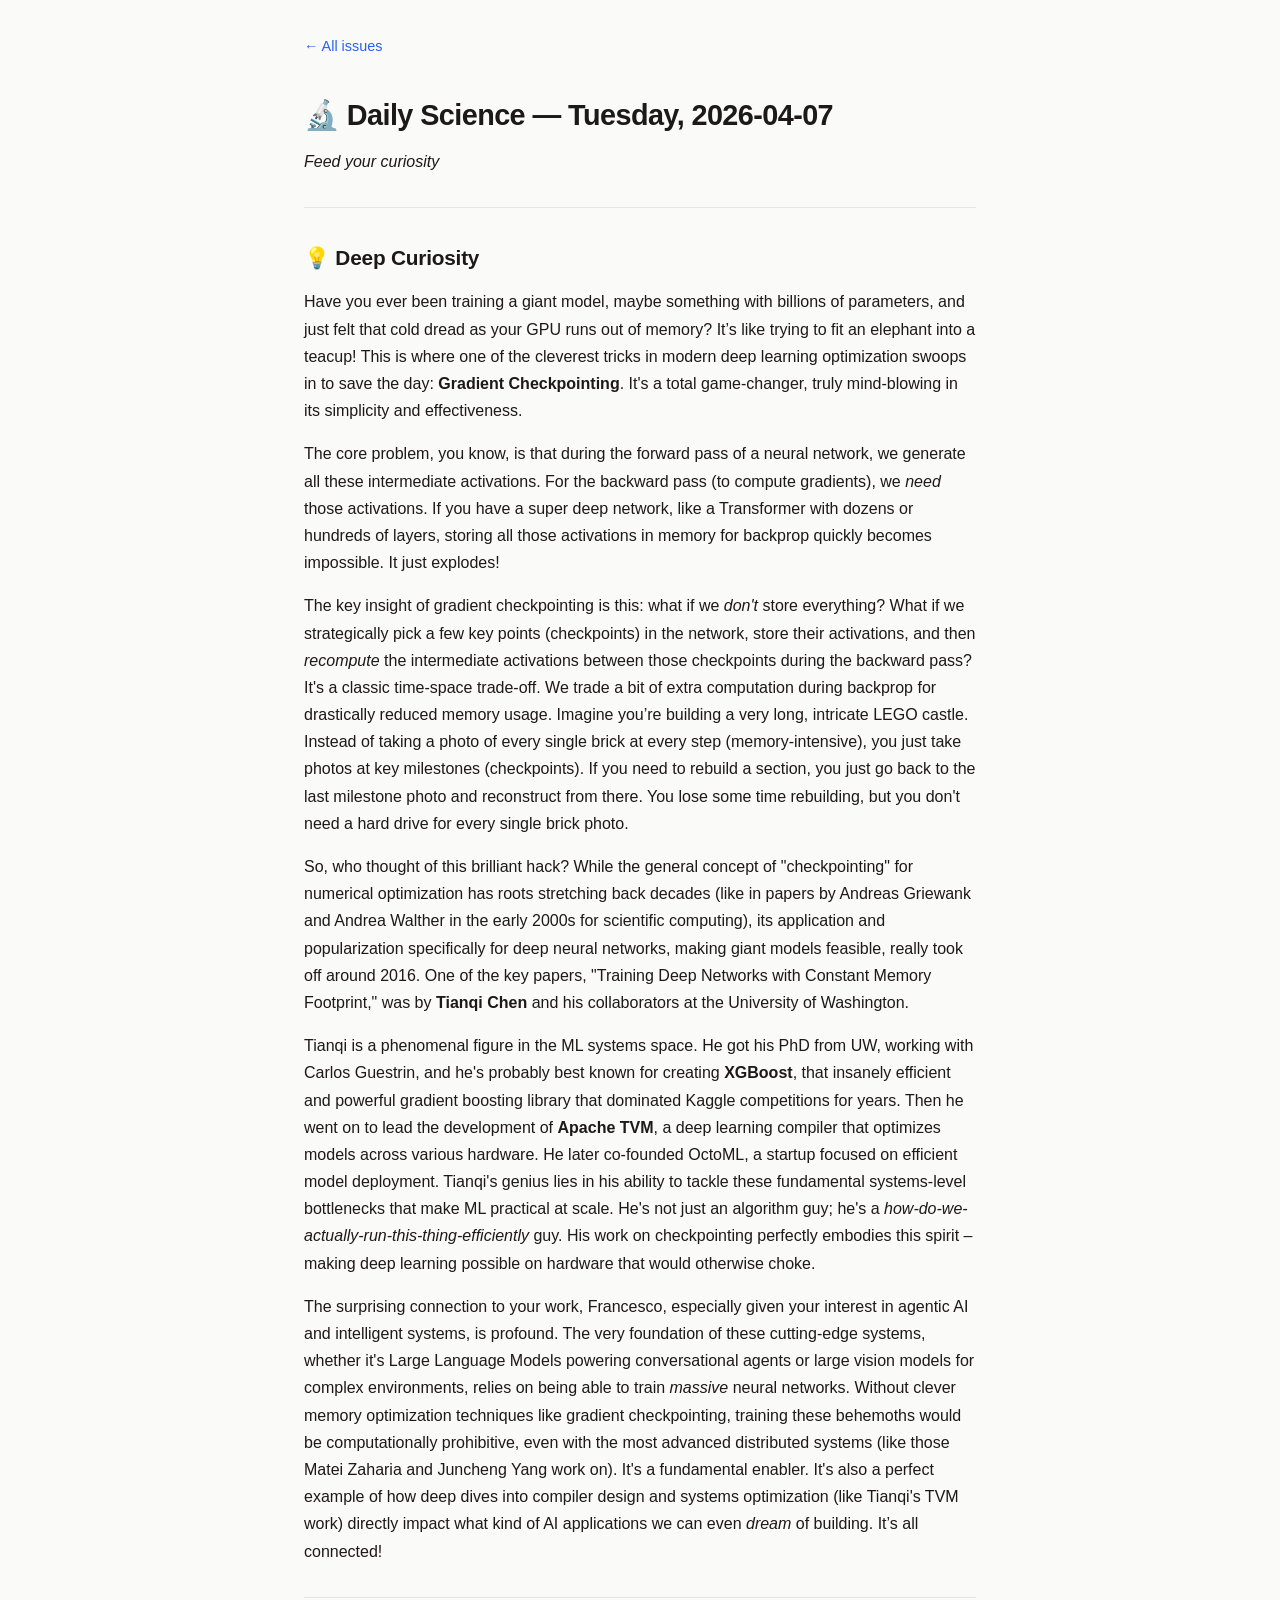
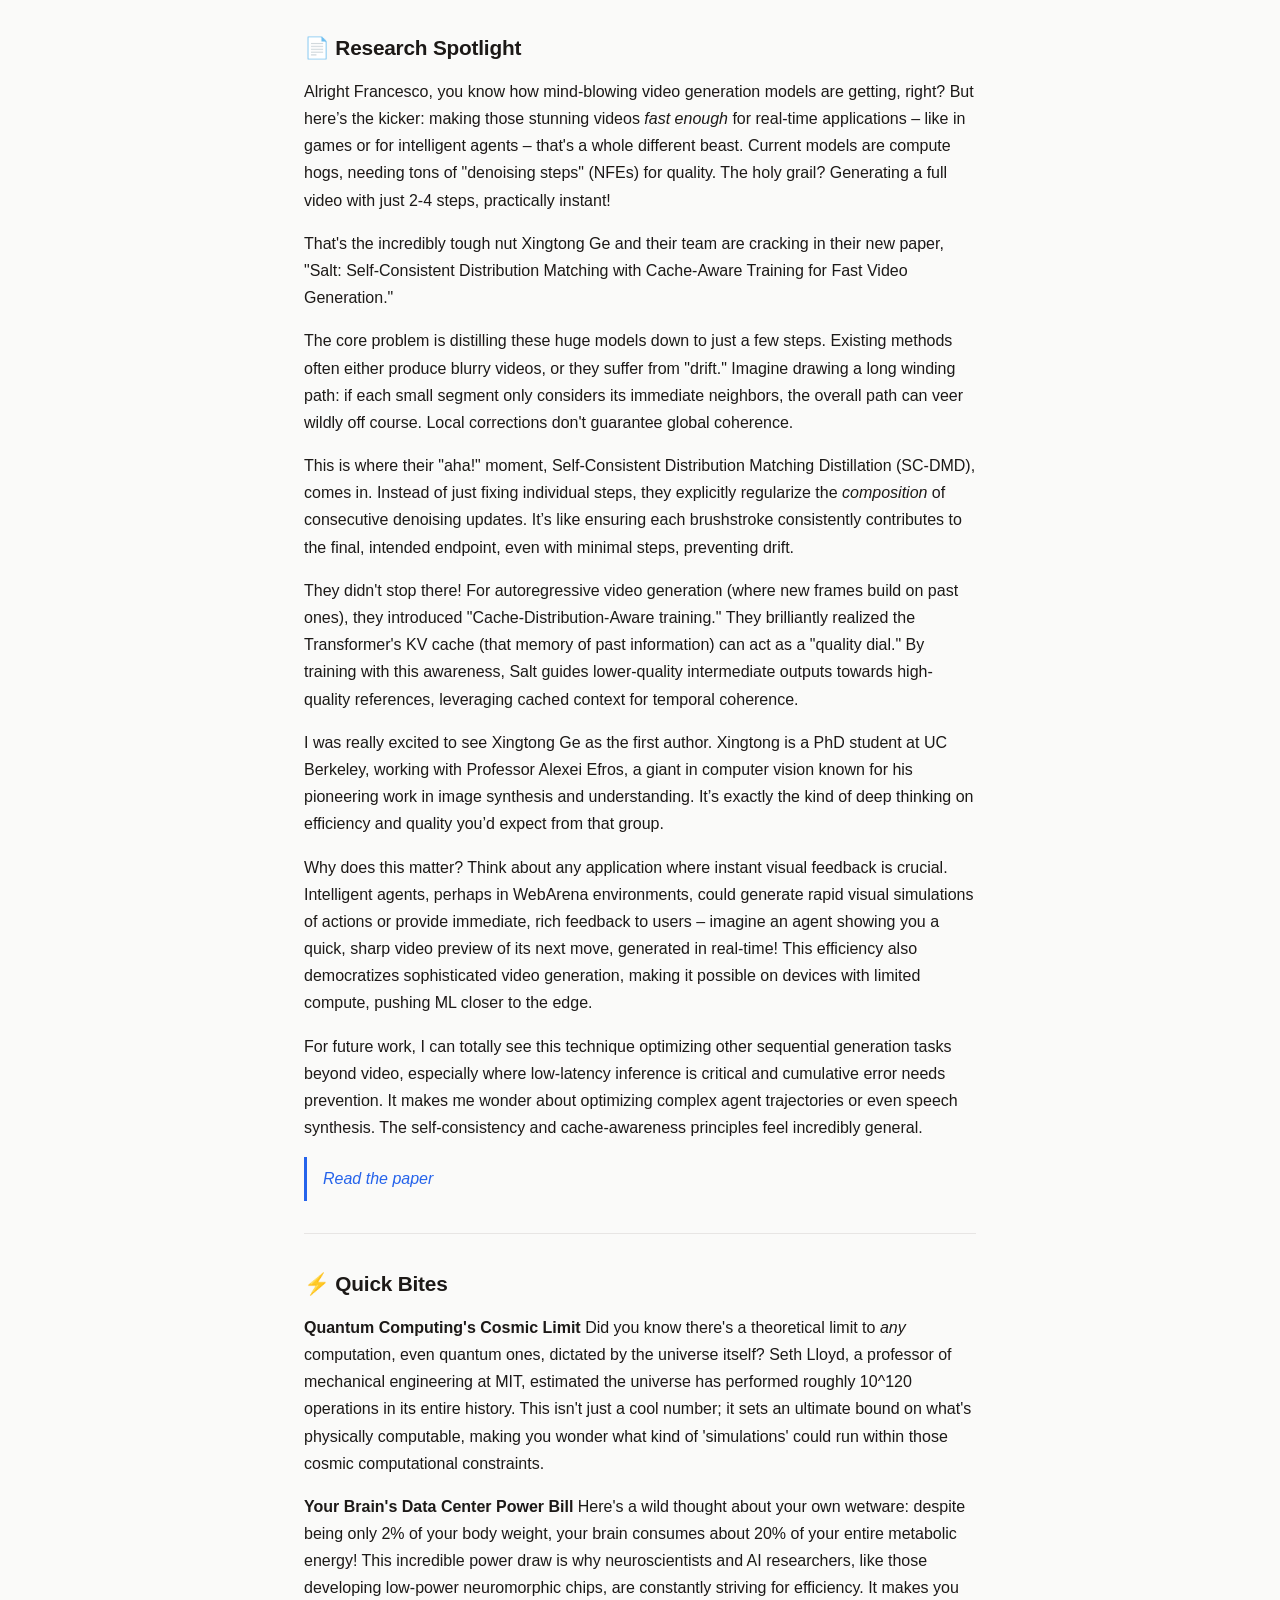
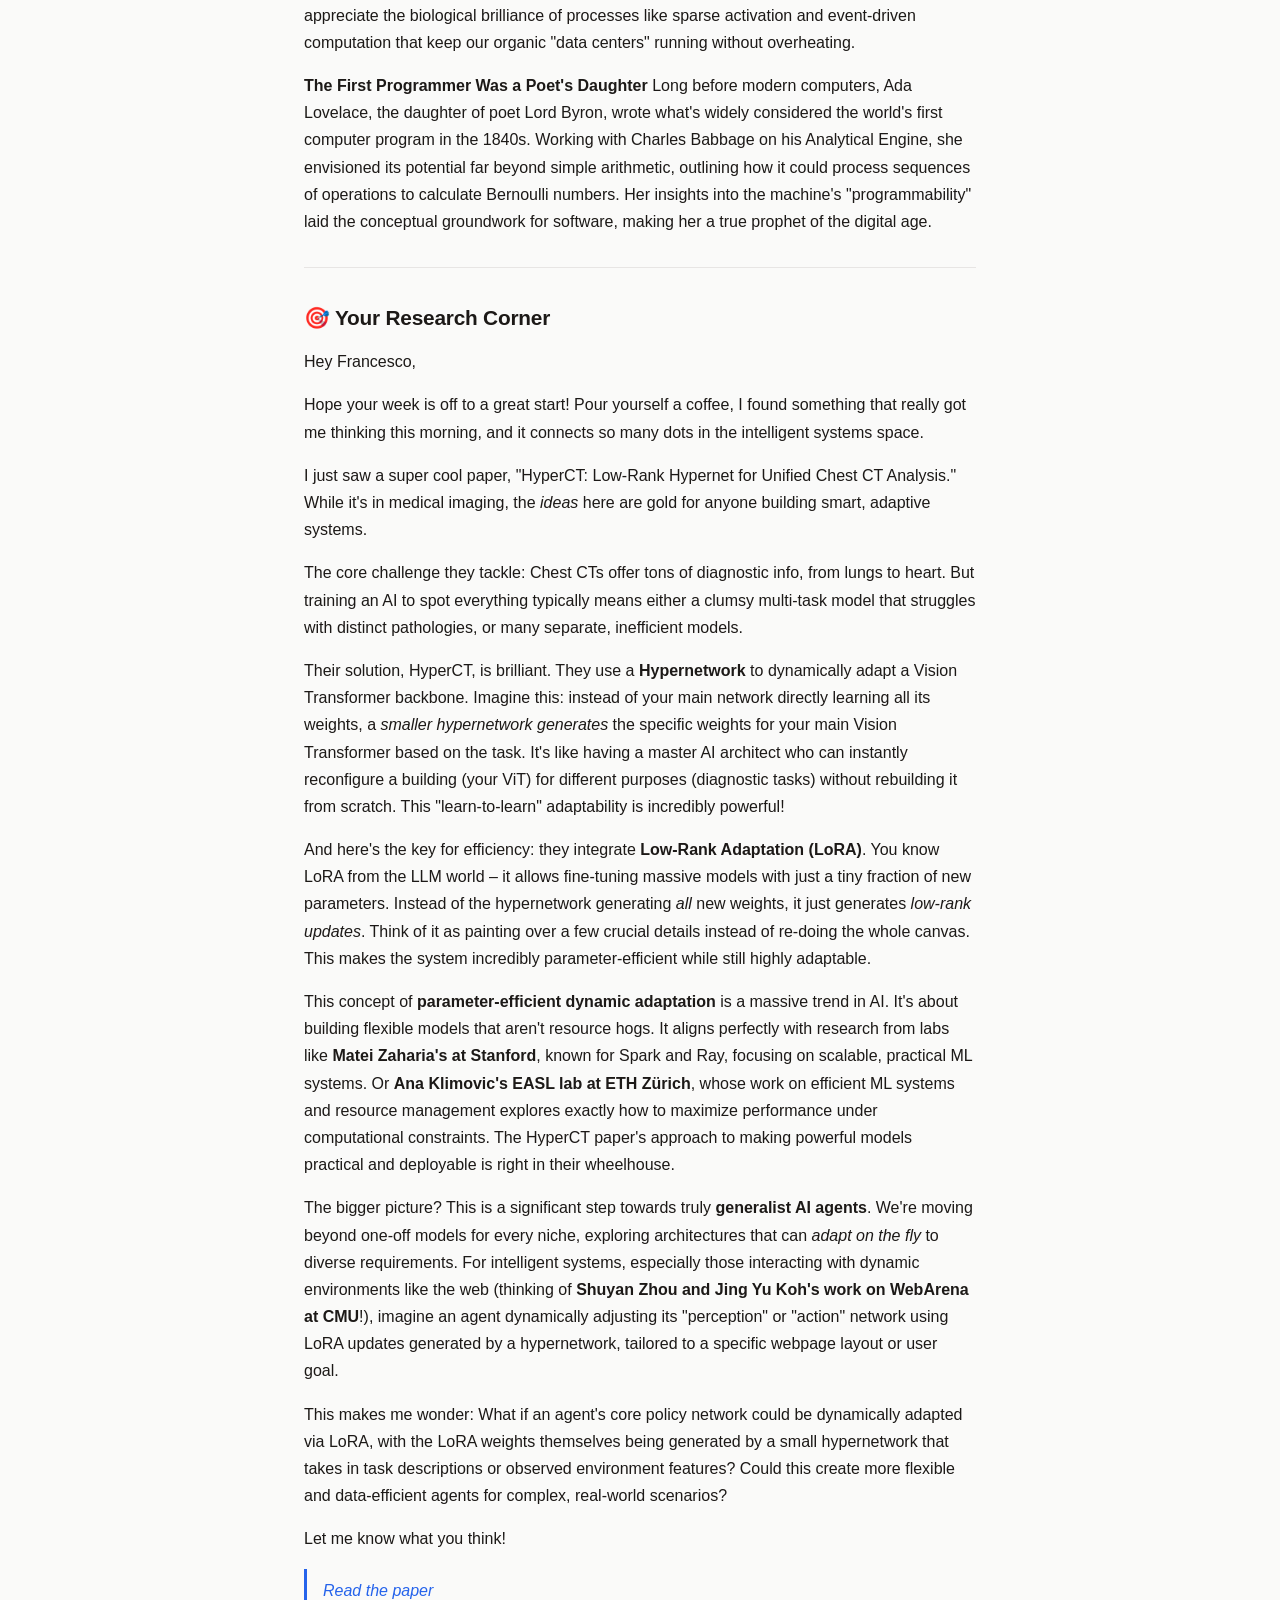
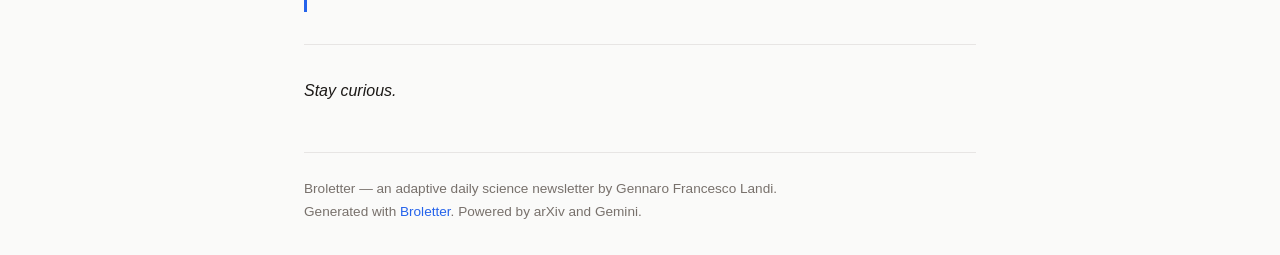
<file: docs/issues/2026-04-07.html>
<!DOCTYPE html>
<html lang="en">
<head>
<meta charset="utf-8">
<meta name="viewport" content="width=device-width, initial-scale=1">
<title>Broletter — April 07, 2026</title>
<link rel="stylesheet" href="../style.css">
</head>
<body>
<div class="nav"><a href="../">&larr; All issues</a></div>
<h1>🔬 Daily Science — Tuesday, 2026-04-07</h1>
<p><em>Feed your curiosity</em></p>
<hr>
<h2>💡 Deep Curiosity</h2>
<p>Have you ever been training a giant model, maybe something with billions of parameters, and just felt that cold dread as your GPU runs out of memory? It’s like trying to fit an elephant into a teacup! This is where one of the cleverest tricks in modern deep learning optimization swoops in to save the day: <strong>Gradient Checkpointing</strong>. It&#x27;s a total game-changer, truly mind-blowing in its simplicity and effectiveness.</p>
<p>The core problem, you know, is that during the forward pass of a neural network, we generate all these intermediate activations. For the backward pass (to compute gradients), we <em>need</em> those activations. If you have a super deep network, like a Transformer with dozens or hundreds of layers, storing all those activations in memory for backprop quickly becomes impossible. It just explodes!</p>
<p>The key insight of gradient checkpointing is this: what if we <em>don&#x27;t</em> store everything? What if we strategically pick a few key points (checkpoints) in the network, store their activations, and then <em>recompute</em> the intermediate activations between those checkpoints during the backward pass? It&#x27;s a classic time-space trade-off. We trade a bit of extra computation during backprop for drastically reduced memory usage. Imagine you’re building a very long, intricate LEGO castle. Instead of taking a photo of every single brick at every step (memory-intensive), you just take photos at key milestones (checkpoints). If you need to rebuild a section, you just go back to the last milestone photo and reconstruct from there. You lose some time rebuilding, but you don&#x27;t need a hard drive for every single brick photo.</p>
<p>So, who thought of this brilliant hack? While the general concept of &quot;checkpointing&quot; for numerical optimization has roots stretching back decades (like in papers by Andreas Griewank and Andrea Walther in the early 2000s for scientific computing), its application and popularization specifically for deep neural networks, making giant models feasible, really took off around 2016. One of the key papers, &quot;Training Deep Networks with Constant Memory Footprint,&quot; was by <strong>Tianqi Chen</strong> and his collaborators at the University of Washington.</p>
<p>Tianqi is a phenomenal figure in the ML systems space. He got his PhD from UW, working with Carlos Guestrin, and he&#x27;s probably best known for creating <strong>XGBoost</strong>, that insanely efficient and powerful gradient boosting library that dominated Kaggle competitions for years. Then he went on to lead the development of <strong>Apache TVM</strong>, a deep learning compiler that optimizes models across various hardware. He later co-founded OctoML, a startup focused on efficient model deployment. Tianqi&#x27;s genius lies in his ability to tackle these fundamental systems-level bottlenecks that make ML practical at scale. He&#x27;s not just an algorithm guy; he&#x27;s a <em>how-do-we-actually-run-this-thing-efficiently</em> guy. His work on checkpointing perfectly embodies this spirit – making deep learning possible on hardware that would otherwise choke.</p>
<p>The surprising connection to your work, Francesco, especially given your interest in agentic AI and intelligent systems, is profound. The very foundation of these cutting-edge systems, whether it&#x27;s Large Language Models powering conversational agents or large vision models for complex environments, relies on being able to train <em>massive</em> neural networks. Without clever memory optimization techniques like gradient checkpointing, training these behemoths would be computationally prohibitive, even with the most advanced distributed systems (like those Matei Zaharia and Juncheng Yang work on). It&#x27;s a fundamental enabler. It&#x27;s also a perfect example of how deep dives into compiler design and systems optimization (like Tianqi&#x27;s TVM work) directly impact what kind of AI applications we can even <em>dream</em> of building. It’s all connected!</p>
<hr>
<h2>📄 Research Spotlight</h2>
<p>Alright Francesco, you know how mind-blowing video generation models are getting, right? But here’s the kicker: making those stunning videos <em>fast enough</em> for real-time applications – like in games or for intelligent agents – that&#x27;s a whole different beast. Current models are compute hogs, needing tons of &quot;denoising steps&quot; (NFEs) for quality. The holy grail? Generating a full video with just 2-4 steps, practically instant!</p>
<p>That&#x27;s the incredibly tough nut Xingtong Ge and their team are cracking in their new paper, &quot;Salt: Self-Consistent Distribution Matching with Cache-Aware Training for Fast Video Generation.&quot;</p>
<p>The core problem is distilling these huge models down to just a few steps. Existing methods often either produce blurry videos, or they suffer from &quot;drift.&quot; Imagine drawing a long winding path: if each small segment only considers its immediate neighbors, the overall path can veer wildly off course. Local corrections don&#x27;t guarantee global coherence.</p>
<p>This is where their &quot;aha!&quot; moment, Self-Consistent Distribution Matching Distillation (SC-DMD), comes in. Instead of just fixing individual steps, they explicitly regularize the <em>composition</em> of consecutive denoising updates. It’s like ensuring each brushstroke consistently contributes to the final, intended endpoint, even with minimal steps, preventing drift.</p>
<p>They didn&#x27;t stop there! For autoregressive video generation (where new frames build on past ones), they introduced &quot;Cache-Distribution-Aware training.&quot; They brilliantly realized the Transformer&#x27;s KV cache (that memory of past information) can act as a &quot;quality dial.&quot; By training with this awareness, Salt guides lower-quality intermediate outputs towards high-quality references, leveraging cached context for temporal coherence.</p>
<p>I was really excited to see Xingtong Ge as the first author. Xingtong is a PhD student at UC Berkeley, working with Professor Alexei Efros, a giant in computer vision known for his pioneering work in image synthesis and understanding. It’s exactly the kind of deep thinking on efficiency and quality you’d expect from that group.</p>
<p>Why does this matter? Think about any application where instant visual feedback is crucial. Intelligent agents, perhaps in WebArena environments, could generate rapid visual simulations of actions or provide immediate, rich feedback to users – imagine an agent showing you a quick, sharp video preview of its next move, generated in real-time! This efficiency also democratizes sophisticated video generation, making it possible on devices with limited compute, pushing ML closer to the edge.</p>
<p>For future work, I can totally see this technique optimizing other sequential generation tasks beyond video, especially where low-latency inference is critical and cumulative error needs prevention. It makes me wonder about optimizing complex agent trajectories or even speech synthesis. The self-consistency and cache-awareness principles feel incredibly general.</p>
<blockquote><a href="https://arxiv.org/pdf/2604.03118v1" target="_blank" rel="noopener">Read the paper</a></blockquote>
<hr>
<h2>⚡ Quick Bites</h2>
<p><strong>Quantum Computing&#x27;s Cosmic Limit</strong>
Did you know there&#x27;s a theoretical limit to <em>any</em> computation, even quantum ones, dictated by the universe itself? Seth Lloyd, a professor of mechanical engineering at MIT, estimated the universe has performed roughly 10^120 operations in its entire history. This isn&#x27;t just a cool number; it sets an ultimate bound on what&#x27;s physically computable, making you wonder what kind of &#x27;simulations&#x27; could run within those cosmic computational constraints.</p>
<p><strong>Your Brain&#x27;s Data Center Power Bill</strong>
Here&#x27;s a wild thought about your own wetware: despite being only 2% of your body weight, your brain consumes about 20% of your entire metabolic energy! This incredible power draw is why neuroscientists and AI researchers, like those developing low-power neuromorphic chips, are constantly striving for efficiency. It makes you appreciate the biological brilliance of processes like sparse activation and event-driven computation that keep our organic &quot;data centers&quot; running without overheating.</p>
<p><strong>The First Programmer Was a Poet&#x27;s Daughter</strong>
Long before modern computers, Ada Lovelace, the daughter of poet Lord Byron, wrote what&#x27;s widely considered the world&#x27;s first computer program in the 1840s. Working with Charles Babbage on his Analytical Engine, she envisioned its potential far beyond simple arithmetic, outlining how it could process sequences of operations to calculate Bernoulli numbers. Her insights into the machine&#x27;s &quot;programmability&quot; laid the conceptual groundwork for software, making her a true prophet of the digital age.</p>
<hr>
<h2>🎯 Your Research Corner</h2>
<p>Hey Francesco,</p>
<p>Hope your week is off to a great start! Pour yourself a coffee, I found something that really got me thinking this morning, and it connects so many dots in the intelligent systems space.</p>
<p>I just saw a super cool paper, &quot;HyperCT: Low-Rank Hypernet for Unified Chest CT Analysis.&quot; While it&#x27;s in medical imaging, the <em>ideas</em> here are gold for anyone building smart, adaptive systems.</p>
<p>The core challenge they tackle: Chest CTs offer tons of diagnostic info, from lungs to heart. But training an AI to spot everything typically means either a clumsy multi-task model that struggles with distinct pathologies, or many separate, inefficient models.</p>
<p>Their solution, HyperCT, is brilliant. They use a <strong>Hypernetwork</strong> to dynamically adapt a Vision Transformer backbone. Imagine this: instead of your main network directly learning all its weights, a <em>smaller hypernetwork generates</em> the specific weights for your main Vision Transformer based on the task. It&#x27;s like having a master AI architect who can instantly reconfigure a building (your ViT) for different purposes (diagnostic tasks) without rebuilding it from scratch. This &quot;learn-to-learn&quot; adaptability is incredibly powerful!</p>
<p>And here&#x27;s the key for efficiency: they integrate <strong>Low-Rank Adaptation (LoRA)</strong>. You know LoRA from the LLM world – it allows fine-tuning massive models with just a tiny fraction of new parameters. Instead of the hypernetwork generating <em>all</em> new weights, it just generates <em>low-rank updates</em>. Think of it as painting over a few crucial details instead of re-doing the whole canvas. This makes the system incredibly parameter-efficient while still highly adaptable.</p>
<p>This concept of <strong>parameter-efficient dynamic adaptation</strong> is a massive trend in AI. It&#x27;s about building flexible models that aren&#x27;t resource hogs. It aligns perfectly with research from labs like <strong>Matei Zaharia&#x27;s at Stanford</strong>, known for Spark and Ray, focusing on scalable, practical ML systems. Or <strong>Ana Klimovic&#x27;s EASL lab at ETH Zürich</strong>, whose work on efficient ML systems and resource management explores exactly how to maximize performance under computational constraints. The HyperCT paper&#x27;s approach to making powerful models practical and deployable is right in their wheelhouse.</p>
<p>The bigger picture? This is a significant step towards truly <strong>generalist AI agents</strong>. We&#x27;re moving beyond one-off models for every niche, exploring architectures that can <em>adapt on the fly</em> to diverse requirements. For intelligent systems, especially those interacting with dynamic environments like the web (thinking of <strong>Shuyan Zhou and Jing Yu Koh&#x27;s work on WebArena at CMU</strong>!), imagine an agent dynamically adjusting its &quot;perception&quot; or &quot;action&quot; network using LoRA updates generated by a hypernetwork, tailored to a specific webpage layout or user goal.</p>
<p>This makes me wonder: What if an agent&#x27;s core policy network could be dynamically adapted via LoRA, with the LoRA weights themselves being generated by a small hypernetwork that takes in task descriptions or observed environment features? Could this create more flexible and data-efficient agents for complex, real-world scenarios?</p>
<p>Let me know what you think!</p>
<blockquote><a href="https://arxiv.org/pdf/2604.03224v1" target="_blank" rel="noopener">Read the paper</a></blockquote>
<hr>
<p><em>Stay curious.</em></p>
<div class="footer">
    Broletter — an adaptive daily science newsletter by Gennaro Francesco Landi.<br>
    Generated with <a href="https://github.com/landigf/Broletter">Broletter</a>.
    Powered by arXiv and Gemini.
</div>
</body>
</html>
</file>
<file: docs/style.css>
:root {
    --bg: #fafaf9;
    --fg: #1c1917;
    --muted: #78716c;
    --accent: #2563eb;
    --border: #e7e5e4;
    --card-bg: #ffffff;
    --section-bg: #f5f5f4;
}
@media (prefers-color-scheme: dark) {
    :root {
        --bg: #0c0a09;
        --fg: #e7e5e4;
        --muted: #a8a29e;
        --accent: #60a5fa;
        --border: #292524;
        --card-bg: #1c1917;
        --section-bg: #1c1917;
    }
}
* { margin: 0; padding: 0; box-sizing: border-box; }
body {
    font-family: -apple-system, BlinkMacSystemFont, 'Segoe UI', Roboto, sans-serif;
    background: var(--bg);
    color: var(--fg);
    line-height: 1.7;
    max-width: 720px;
    margin: 0 auto;
    padding: 2rem 1.5rem;
}
a { color: var(--accent); text-decoration: none; }
a:hover { text-decoration: underline; }
h1 { font-size: 1.8rem; margin-bottom: 0.5rem; letter-spacing: -0.02em; }
h2 { font-size: 1.3rem; margin: 2rem 0 0.8rem; letter-spacing: -0.01em; }
h3 { font-size: 1.1rem; margin: 1.5rem 0 0.5rem; }
p { margin-bottom: 1rem; }
hr { border: none; border-top: 1px solid var(--border); margin: 2rem 0; }
blockquote {
    border-left: 3px solid var(--accent);
    padding: 0.5rem 1rem;
    margin: 1rem 0;
    color: var(--muted);
    font-style: italic;
}
code {
    background: var(--section-bg);
    padding: 0.15rem 0.4rem;
    border-radius: 3px;
    font-size: 0.9em;
}
strong { font-weight: 600; }
.header { margin-bottom: 2rem; }
.header .subtitle {
    color: var(--muted);
    font-size: 0.95rem;
    margin-top: 0.25rem;
}
.nav { margin-bottom: 2rem; }
.nav a { margin-right: 1.5rem; font-size: 0.9rem; }
.issue-list { list-style: none; }
.issue-list li {
    padding: 1rem 0;
    border-bottom: 1px solid var(--border);
}
.issue-list li:last-child { border-bottom: none; }
.issue-list .date {
    font-weight: 600;
    font-size: 1.05rem;
}
.issue-list .weekday {
    color: var(--muted);
    font-size: 0.85rem;
    margin-left: 0.5rem;
}
.subscribe-box {
    background: var(--section-bg);
    border: 1px solid var(--border);
    border-radius: 8px;
    padding: 1.2rem 1.5rem;
    margin: 2rem 0;
}
.subscribe-box p { margin-bottom: 0.5rem; }
.subscribe-box a { font-weight: 500; }
.footer {
    margin-top: 3rem;
    padding-top: 1.5rem;
    border-top: 1px solid var(--border);
    color: var(--muted);
    font-size: 0.85rem;
}
</file>
